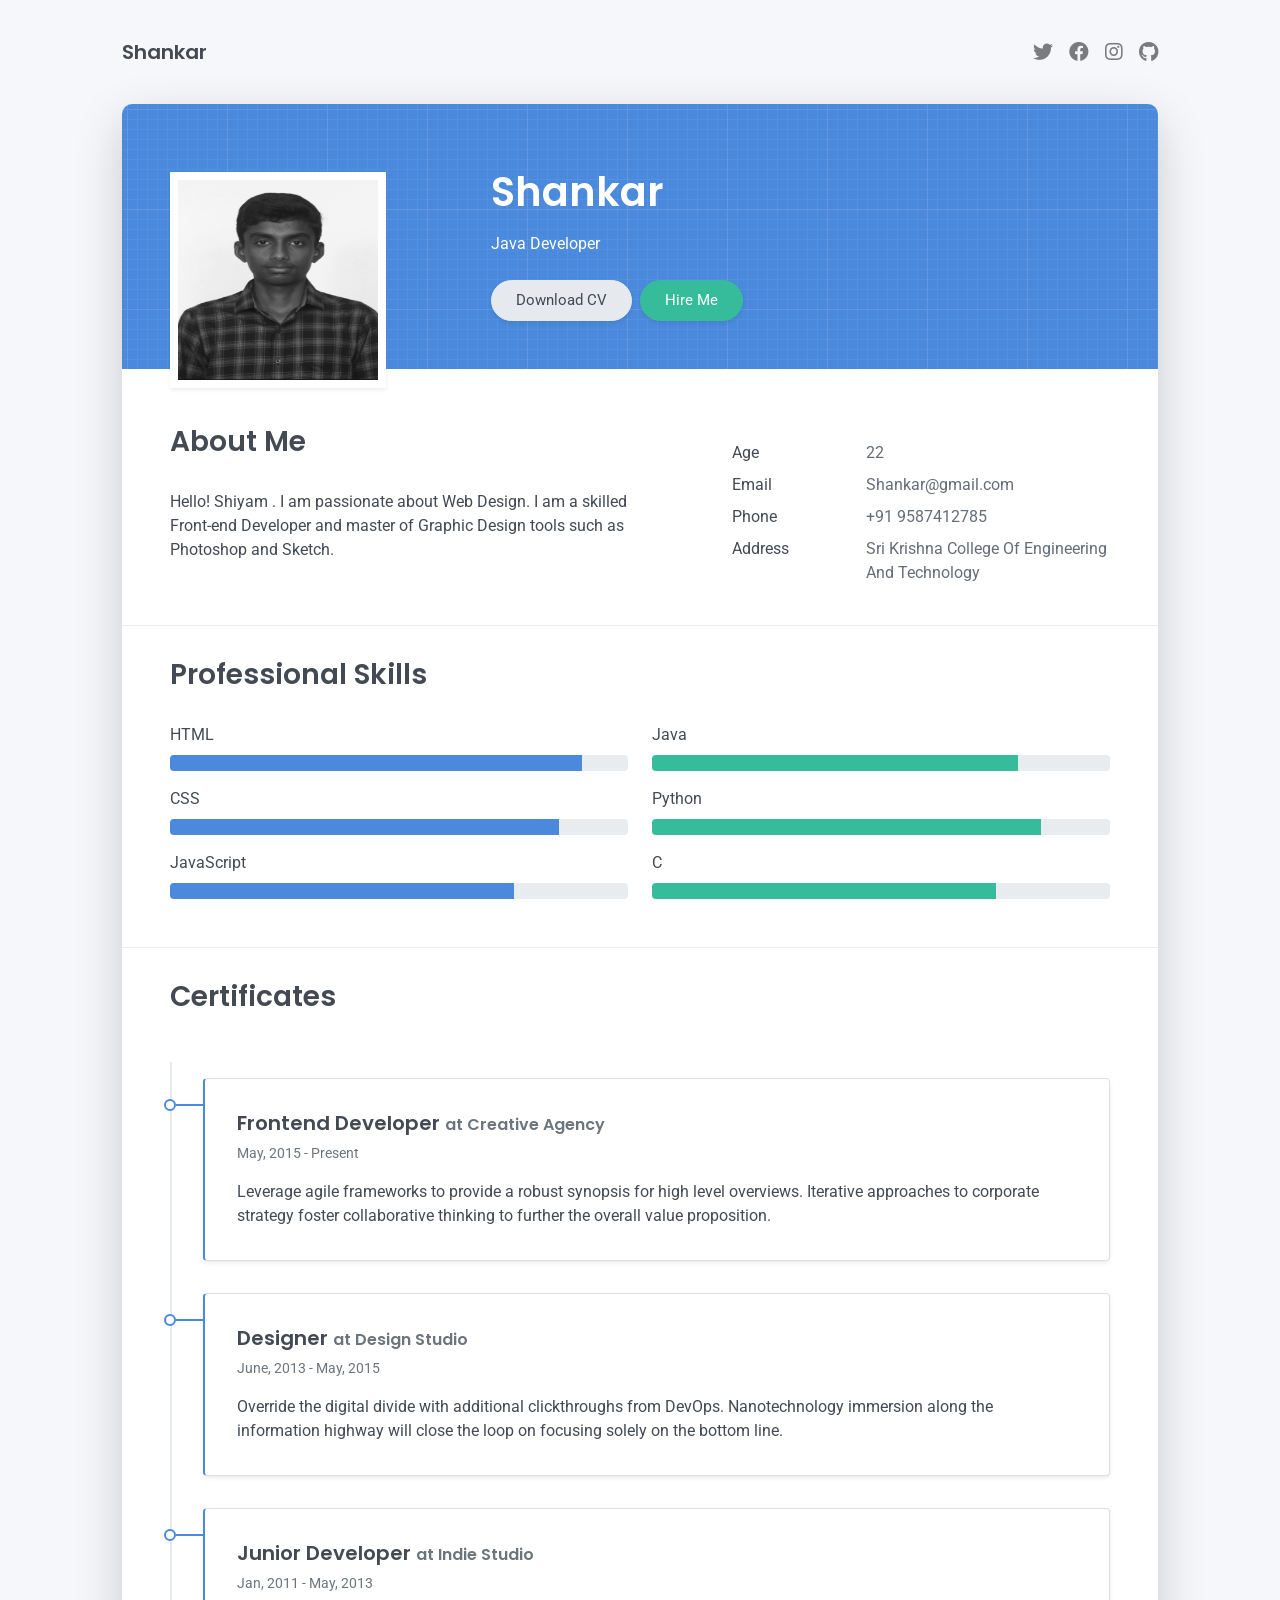
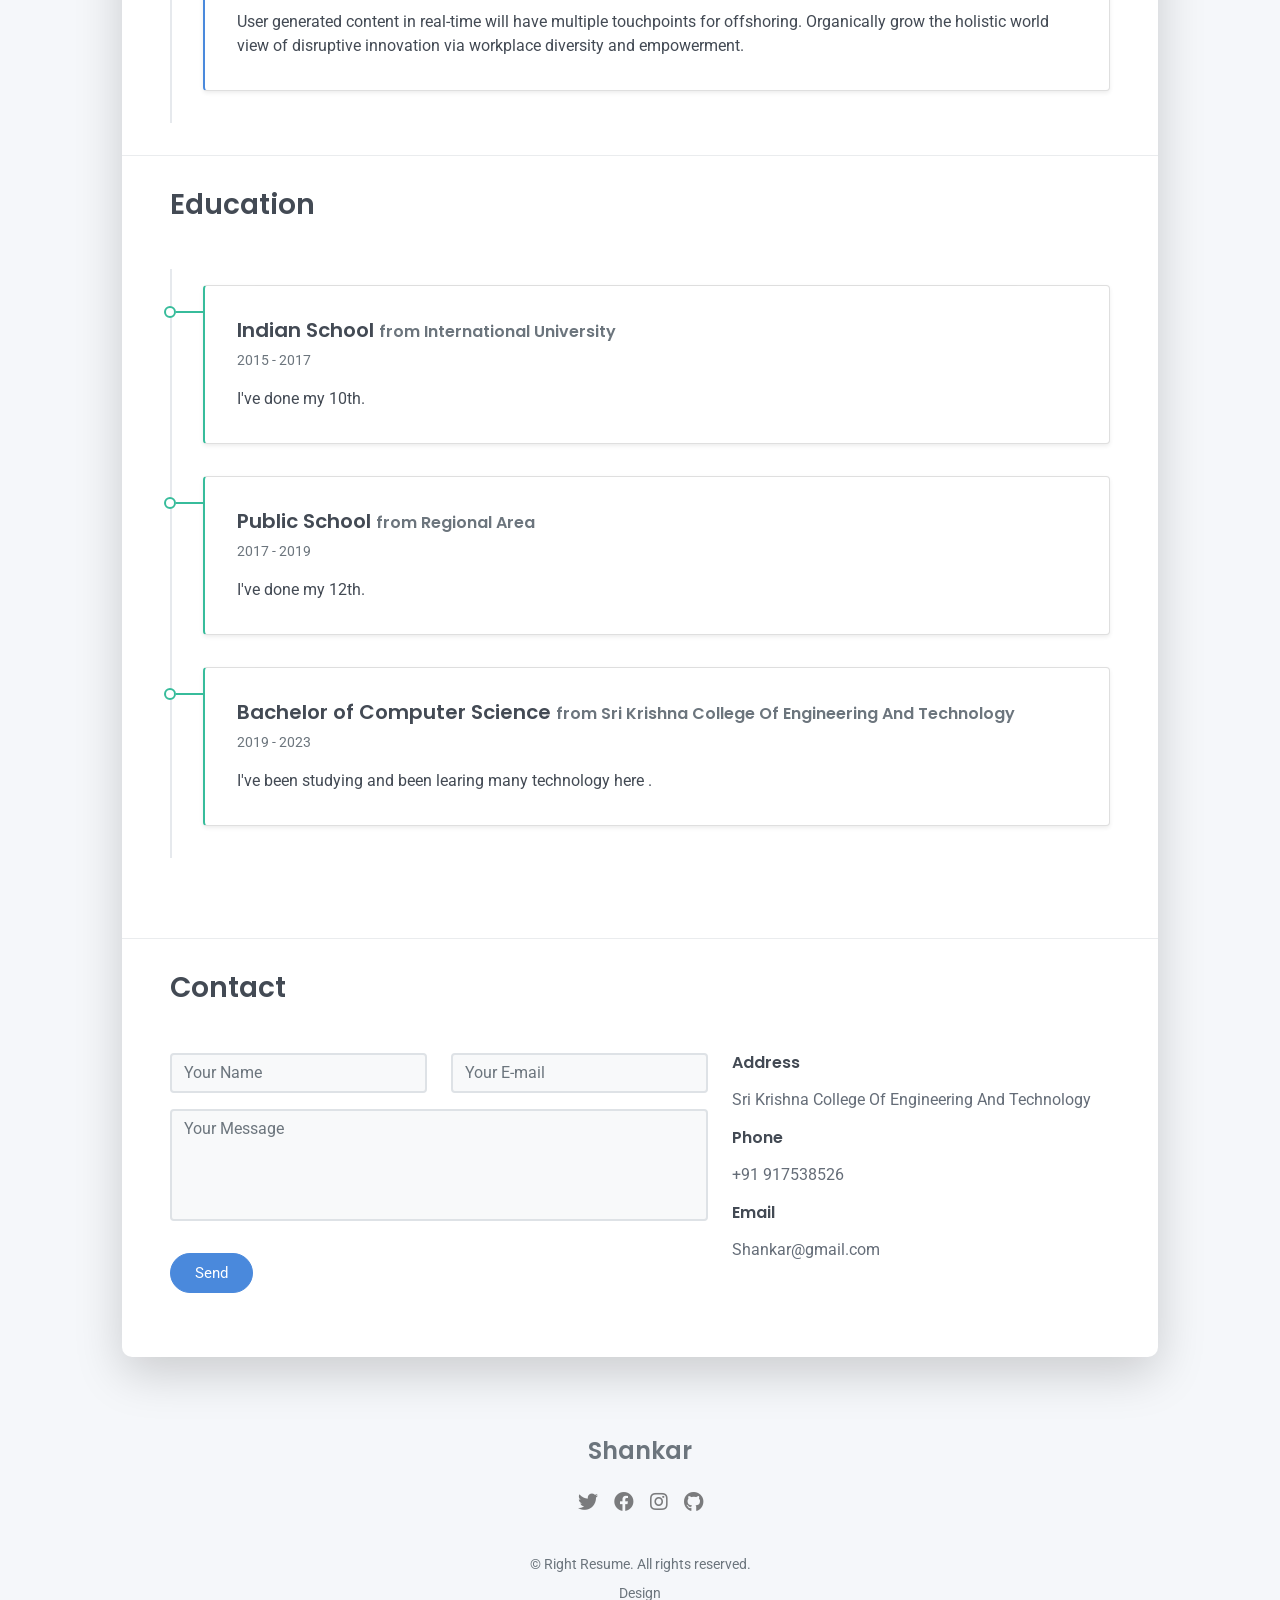
<file: Assignments/Shankar/Assignment-1/index.html>
<!DOCTYPE html>
<html lang="en-US">
  <head>
    <meta charset="UTF-8">
    <meta http-equiv="X-UA-Compatible" content="IE=edge">
    <meta name="viewport" content="width=device-width, initial-scale=1">
    <title>Resume</title>
    <link rel="preconnect" href="https://fonts.gstatic.com" crossorigin="crossorigin"/>
    <link rel="preload" as="style" href="https://fonts.googleapis.com/css2?family=Poppins:wght@600&amp;family=Roboto:wght@300;400;500;700&amp;display=swap"/>
    <link rel="stylesheet" href="https://fonts.googleapis.com/css2?family=Poppins:wght@600&amp;family=Roboto:wght@300;400;500;700&amp;display=swap" media="print" onload="this.media='all'"/>
    <noscript>
      <link rel="stylesheet" href="https://fonts.googleapis.com/css2?family=Poppins:wght@600&amp;family=Roboto:wght@300;400;500;700&amp;display=swap"/>
    </noscript>
    <link href="css/font-awesome/css/all.min.css?ver=1.2.0" rel="stylesheet">
    <link href="css/bootstrap.min.css?ver=1.2.0" rel="stylesheet">
    <link href="css/aos.css?ver=1.2.0" rel="stylesheet">
    <link href="css/main.css?ver=1.2.0" rel="stylesheet">
    <noscript>
      <style type="text/css">
        [data-aos] {
            opacity: 1 !important;
            transform: translate(0) scale(1) !important;
        }
      </style>
    </noscript>
  </head>
  <body id="top">
    <header class="d-print-none">
      <div class="container text-center text-lg-left">
        <div class="py-3 clearfix">
          <h1 class="site-title mb-0">Shankar</h1>
          <div class="site-nav">
            <nav role="navigation">
              <ul class="nav justify-content-center">
                <li class="nav-item"><a class="nav-link" href="https://twitter.com/Shankar" title="Twitter"><i class="fab fa-twitter"></i><span class="menu-title sr-only">Twitter</span></a>
                </li>
                <li class="nav-item"><a class="nav-link" href="https://www.facebook.com/Shankar" title="Facebook"><i class="fab fa-facebook"></i><span class="menu-title sr-only">Facebook</span></a>
                </li>
                <li class="nav-item"><a class="nav-link" href="https://www.instagram.com/Shankar" title="Instagram"><i class="fab fa-instagram"></i><span class="menu-title sr-only">Instagram</span></a>
                </li>
                <li class="nav-item"><a class="nav-link" href="https://github.com/Shankar" title="Github"><i class="fab fa-github"></i><span class="menu-title sr-only">Github</span></a>
                </li>
              </ul>
            </nav>
          </div>
        </div>
      </div>
    </header>
    <div class="page-content">
      <div class="container">
<div class="cover shadow-lg bg-white">
  <div class="cover-bg p-3 p-lg-4 text-white">
    <div class="row">
      <div class="col-lg-4 col-md-5">
        <div class="avatar hover-effect bg-white shadow-sm p-1"><img src="images/avatar.png" width="200" height="200"/></div>
      </div>
      <div class="col-lg-8 col-md-7 text-center text-md-start">
        <h2 class="h1 mt-2" data-aos="fade-left" data-aos-delay="0">Shankar</h2>
        <p data-aos="fade-left" data-aos-delay="100"> Java Developer</p>
        <div class="d-print-none" data-aos="fade-left" data-aos-delay="200"><a class="btn btn-light text-dark shadow-sm mt-1 me-1" href="right-resume.pdf" target="_blank">Download CV</a><a class="btn btn-success shadow-sm mt-1" href="#contact">Hire Me</a></div>
      </div>
    </div>
  </div>
  <div class="about-section pt-4 px-3 px-lg-4 mt-1">
    <div class="row">
      <div class="col-md-6">
        <h2 class="h3 mb-3">About Me</h2>
        <p>Hello! Shiyam . I am passionate about Web Design. I am a skilled Front-end Developer and master of Graphic Design tools such as Photoshop and Sketch.</p>
      </div>
      <div class="col-md-5 offset-md-1">
        <div class="row mt-2">
          <div class="col-sm-4">
            <div class="pb-1">Age</div>
          </div>
          <div class="col-sm-8">
            <div class="pb-1 text-secondary">22</div>
          </div>
          <div class="col-sm-4">
            <div class="pb-1">Email</div>
          </div>
          <div class="col-sm-8">
            <div class="pb-1 text-secondary">Shankar@gmail.com</div>
          </div>
          <div class="col-sm-4">
            <div class="pb-1">Phone</div>
          </div>
          <div class="col-sm-8">
            <div class="pb-1 text-secondary">+91 9587412785</div>
          </div>
          <div class="col-sm-4">
            <div class="pb-1">Address</div>
          </div>
          <div class="col-sm-8">
            <div class="pb-1 text-secondary">Sri Krishna College Of Engineering And Technology</div>
          </div>
        </div>
      </div>
    </div>
  </div>
  <hr class="d-print-none"/>
  <div class="skills-section px-3 px-lg-4">
    <h2 class="h3 mb-3">Professional Skills</h2>
    <div class="row">
      <div class="col-md-6">
        <div class="mb-2"><span>HTML</span>
          <div class="progress my-1">
            <div class="progress-bar bg-primary" role="progressbar" data-aos="zoom-in-right" data-aos-delay="100" data-aos-anchor=".skills-section" style="width: 90%" aria-valuenow="90" aria-valuemin="0" aria-valuemax="100"></div>
          </div>
        </div>
        <div class="mb-2"><span>CSS</span>
          <div class="progress my-1">
            <div class="progress-bar bg-primary" role="progressbar" data-aos="zoom-in-right" data-aos-delay="200" data-aos-anchor=".skills-section" style="width: 85%" aria-valuenow="85" aria-valuemin="0" aria-valuemax="100"></div>
          </div>
        </div>
        <div class="mb-2"><span>JavaScript</span>
          <div class="progress my-1">
            <div class="progress-bar bg-primary" role="progressbar" data-aos="zoom-in-right" data-aos-delay="300" data-aos-anchor=".skills-section" style="width: 75%" aria-valuenow="75" aria-valuemin="0" aria-valuemax="100"></div>
          </div>
        </div>
      </div>
      <div class="col-md-6">
        <div class="mb-2"><span>Java</span>
          <div class="progress my-1">
            <div class="progress-bar bg-success" role="progressbar" data-aos="zoom-in-right" data-aos-delay="400" data-aos-anchor=".skills-section" style="width: 80%" aria-valuenow="90" aria-valuemin="0" aria-valuemax="100"></div>
          </div>
        </div>
        <div class="mb-2"><span>Python</span>
          <div class="progress my-1">
            <div class="progress-bar bg-success" role="progressbar" data-aos="zoom-in-right" data-aos-delay="500" data-aos-anchor=".skills-section" style="width: 85%" aria-valuenow="85" aria-valuemin="0" aria-valuemax="100"></div>
          </div>
        </div>
        <div class="mb-2"><span>C</span>
          <div class="progress my-1">
            <div class="progress-bar bg-success" role="progressbar" data-aos="zoom-in-right" data-aos-delay="600" data-aos-anchor=".skills-section" style="width: 75%" aria-valuenow="75" aria-valuemin="0" aria-valuemax="100"></div>
          </div>
        </div>
      </div>
    </div>
  </div>
  <hr class="d-print-none"/>
  <div class="work-experience-section px-3 px-lg-4">
    <h2 class="h3 mb-4">Certificates</h2>
    <div class="timeline">
      <div class="timeline-card timeline-card-primary card shadow-sm">
        <div class="card-body">
          <div class="h5 mb-1">Frontend Developer <span class="text-muted h6">at Creative Agency</span></div>
          <div class="text-muted text-small mb-2">May, 2015 - Present</div>
          <div>Leverage agile frameworks to provide a robust synopsis for high level overviews. Iterative approaches to corporate strategy foster collaborative thinking to further the overall value proposition.</div>
        </div>
      </div>
      <div class="timeline-card timeline-card-primary card shadow-sm">
        <div class="card-body">
          <div class="h5 mb-1"> Designer <span class="text-muted h6">at Design Studio</span></div>
          <div class="text-muted text-small mb-2">June, 2013 - May, 2015</div>
          <div>Override the digital divide with additional clickthroughs from DevOps. Nanotechnology immersion along the information highway will close the loop on focusing solely on the bottom line.</div>
        </div>
      </div>
      <div class="timeline-card timeline-card-primary card shadow-sm">
        <div class="card-body">
          <div class="h5 mb-1">Junior Developer <span class="text-muted h6">at Indie Studio</span></div>
          <div class="text-muted text-small mb-2">Jan, 2011 - May, 2013</div>
          <div>User generated content in real-time will have multiple touchpoints for offshoring. Organically grow the holistic world view of disruptive innovation via workplace diversity and empowerment.</div>
        </div>
      </div>
    </div>
  </div>
  <hr class="d-print-none"/>
  <div class="page-break"></div>
  <div class="education-section px-3 px-lg-4 pb-4">
    <h2 class="h3 mb-4">Education</h2>
    <div class="timeline">
      <div class="timeline-card timeline-card-success card shadow-sm">
        <div class="card-body">
          <div class="h5 mb-1"> Indian School <span class="text-muted h6">from International University</span></div>
          <div class="text-muted text-small mb-2">2015 - 2017</div>
          <div>I've done my 10th.</div>
        </div>
      </div>
      <div class="timeline-card timeline-card-success card shadow-sm">
        <div class="card-body">
          <div class="h5 mb-1"> Public School <span class="text-muted h6">from Regional Area</span></div>
          <div class="text-muted text-small mb-2">2017 - 2019</div>
          <div>I've done my 12th.</div>
        </div>
      </div>
      <div class="timeline-card timeline-card-success card shadow-sm">
        <div class="card-body">
          <div class="h5 mb-1">Bachelor of Computer Science <span class="text-muted h6">from Sri Krishna College Of Engineering And Technology</span></div>
          <div class="text-muted text-small mb-2">2019 - 2023</div>
          <div>I've been studying and been learing many technology here .</div>
        </div>
      </div>
    </div>
  </div>
  <hr class="d-print-none"/>
  <div class="contant-section px-3 px-lg-4 pb-4" id="contact">
    <h2 class="h3 text mb-3">Contact</h2>
    <div class="row">
      <div class="col-md-7 d-print-none">
        <div class="my-2"><form action="https://formspree.io/your@email.com"
    method="POST">
  <div class="row">
    <div class="col-6">
      <input class="form-control" type="text" id="name" name="name" placeholder="Your Name" required>
    </div>
    <div class="col-6">
      <input class="form-control" type="email" id="email" name="_replyto" placeholder="Your E-mail" required>
    </div>
  </div>
  <div class="form-group my-2">
    <textarea class="form-control" style="resize: none;" id="message" name="message" rows="4"  placeholder="Your Message" required></textarea>
  </div>
  <button class="btn btn-primary mt-2" type="submit">Send</button>
</form>
        </div>
      </div>
      <div class="col">
        <div class="mt-2">
          <h3 class="h6">Address</h3>
          <div class="pb-2 text-secondary">Sri Krishna College Of Engineering And Technology</div>
          <h3 class="h6">Phone</h3>
          <div class="pb-2 text-secondary">+91 917538526</div>
          <h3 class="h6">Email</h3>
          <div class="pb-2 text-secondary">Shankar@gmail.com</div>
        </div>
      </div>
      <div class="col d-none d-print-block">
        <div class="mt-2">
          <div>
            <div class="mb-2">
              <div class="text-dark"><i class="fab fa-twitter mr-1"></i><span>https://twitter.com/Shankar</span>
              </div>
            </div>
            <div class="mb-2">
              <div class="text-dark"><i class="fab fa-facebook mr-1"></i><span>https://www.facebook.com/Shankar</span>
              </div>
            </div>
            <div class="mb-2">
              <div class="text-dark"><i class="fab fa-instagram mr-1"></i><span>https://www.instagram.com/Shankar</span>
              </div>
            </div>
            <div class="mb-2">
              <div class="text-dark"><i class="fab fa-github mr-1"></i><span>https://github.com/Shankar</span>
              </div>
            </div>
          </div>
        </div>
      </div>
    </div>
  </div>
</div></div>
    </div>
    <footer class="pt-4 pb-4 text-muted text-center d-print-none">
      <div class="container">
        <div class="my-3">
          <div class="h4">Shankar</div>
          <div class="footer-nav">
            <nav role="navigation">
              <ul class="nav justify-content-center">
                <li class="nav-item"><a class="nav-link" href="https://twitter.com/templateflip" title="Twitter"><i class="fab fa-twitter"></i><span class="menu-title sr-only">Twitter</span></a>
                </li>
                <li class="nav-item"><a class="nav-link" href="https://www.facebook.com/templateflip" title="Facebook"><i class="fab fa-facebook"></i><span class="menu-title sr-only">Facebook</span></a>
                </li>
                <li class="nav-item"><a class="nav-link" href="https://www.instagram.com/templateflip" title="Instagram"><i class="fab fa-instagram"></i><span class="menu-title sr-only">Instagram</span></a>
                </li>
                <li class="nav-item"><a class="nav-link" href="https://github.com/templateflip" title="Github"><i class="fab fa-github"></i><span class="menu-title sr-only">Github</span></a>
                </li>
              </ul>
            </nav>
          </div>
        </div>
        <div class="text-small">
          <div class="mb-1">&copy; Right Resume. All rights reserved.</div>
          <div>Design  <a href="https://templateflip.com/" target="_blank"></a></div>
        </div>
      </div>
    </footer>
    <script src="scripts/bootstrap.bundle.min.js?ver=1.2.0"></script>
    <script src="scripts/aos.js?ver=1.2.0"></script>
    <script src="scripts/main.js?ver=1.2.0"></script>
  </body>
</html>
</file>
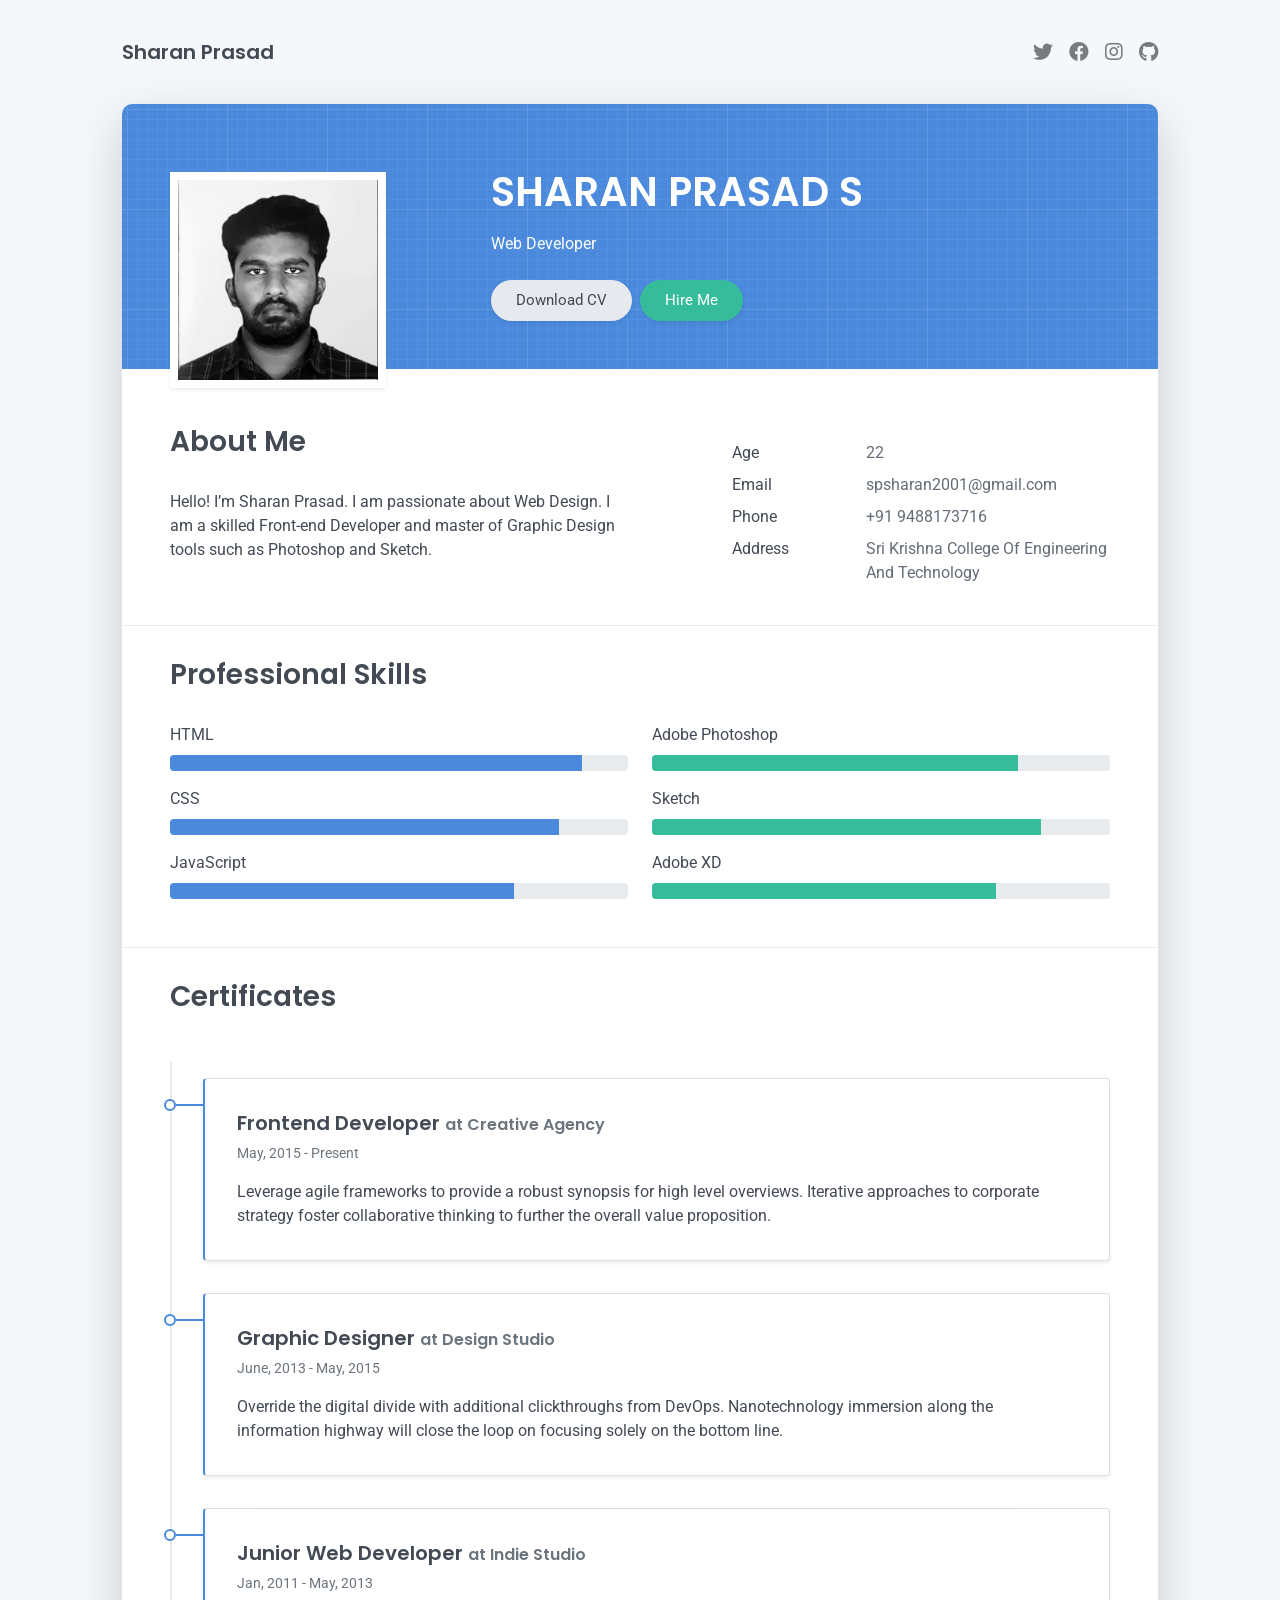
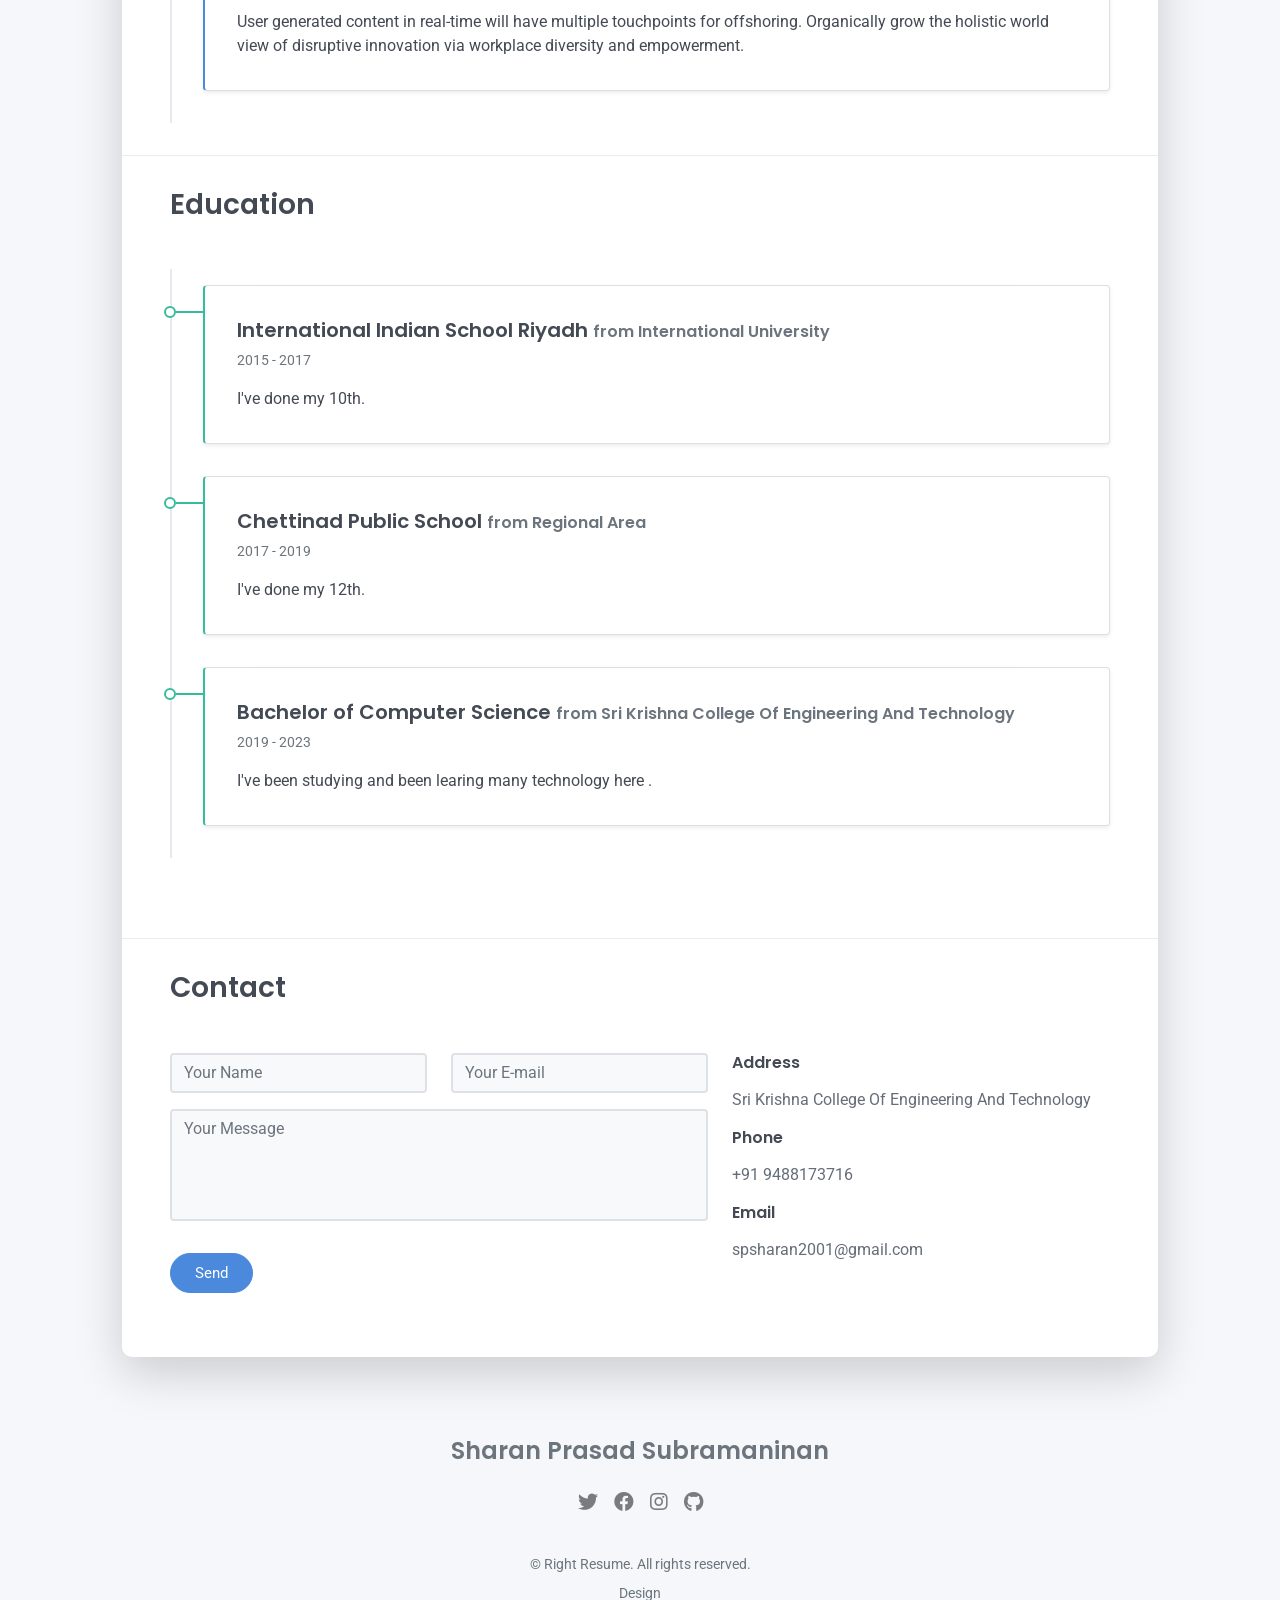
<file: Assignments/Sharan Prasad/Assignment-1/index.html>
<!DOCTYPE html>
<html lang="en-US">
  <head>
    <meta charset="UTF-8">
    <meta http-equiv="X-UA-Compatible" content="IE=edge">
    <meta name="viewport" content="width=device-width, initial-scale=1">
    <title>Resume</title>
    <link rel="preconnect" href="https://fonts.gstatic.com" crossorigin="crossorigin"/>
    <link rel="preload" as="style" href="https://fonts.googleapis.com/css2?family=Poppins:wght@600&amp;family=Roboto:wght@300;400;500;700&amp;display=swap"/>
    <link rel="stylesheet" href="https://fonts.googleapis.com/css2?family=Poppins:wght@600&amp;family=Roboto:wght@300;400;500;700&amp;display=swap" media="print" onload="this.media='all'"/>
    <noscript>
      <link rel="stylesheet" href="https://fonts.googleapis.com/css2?family=Poppins:wght@600&amp;family=Roboto:wght@300;400;500;700&amp;display=swap"/>
    </noscript>
    <link href="css/font-awesome/css/all.min.css?ver=1.2.0" rel="stylesheet">
    <link href="css/bootstrap.min.css?ver=1.2.0" rel="stylesheet">
    <link href="css/aos.css?ver=1.2.0" rel="stylesheet">
    <link href="css/main.css?ver=1.2.0" rel="stylesheet">
    <noscript>
      <style type="text/css">
        [data-aos] {
            opacity: 1 !important;
            transform: translate(0) scale(1) !important;
        }
      </style>
    </noscript>
  </head>
  <body id="top">
    <header class="d-print-none">
      <div class="container text-center text-lg-left">
        <div class="py-3 clearfix">
          <h1 class="site-title mb-0">Sharan Prasad</h1>
          <div class="site-nav">
            <nav role="navigation">
              <ul class="nav justify-content-center">
                <li class="nav-item"><a class="nav-link" href="https://twitter.com/sharanp21352058" title="Twitter"><i class="fab fa-twitter"></i><span class="menu-title sr-only">Twitter</span></a>
                </li>
                <li class="nav-item"><a class="nav-link" href="https://www.facebook.com/sharanprasad" title="Facebook"><i class="fab fa-facebook"></i><span class="menu-title sr-only">Facebook</span></a>
                </li>
                <li class="nav-item"><a class="nav-link" href="https://www.instagram.com/beardbeast8899" title="Instagram"><i class="fab fa-instagram"></i><span class="menu-title sr-only">Instagram</span></a>
                </li>
                <li class="nav-item"><a class="nav-link" href="https://github.com/2262566" title="Github"><i class="fab fa-github"></i><span class="menu-title sr-only">Github</span></a>
                </li>
              </ul>
            </nav>
          </div>
        </div>
      </div>
    </header>
    <div class="page-content">
      <div class="container">
<div class="cover shadow-lg bg-white">
  <div class="cover-bg p-3 p-lg-4 text-white">
    <div class="row">
      <div class="col-lg-4 col-md-5">
        <div class="avatar hover-effect bg-white shadow-sm p-1"><img src="images/avatar.jpeg" width="200" height="200"/></div>
      </div>
      <div class="col-lg-8 col-md-7 text-center text-md-start">
        <h2 class="h1 mt-2" data-aos="fade-left" data-aos-delay="0">SHARAN PRASAD S</h2>
        <p data-aos="fade-left" data-aos-delay="100"> Web Developer</p>
        <div class="d-print-none" data-aos="fade-left" data-aos-delay="200"><a class="btn btn-light text-dark shadow-sm mt-1 me-1" href="right-resume.pdf" target="_blank">Download CV</a><a class="btn btn-success shadow-sm mt-1" href="#contact">Hire Me</a></div>
      </div>
    </div>
  </div>
  <div class="about-section pt-4 px-3 px-lg-4 mt-1">
    <div class="row">
      <div class="col-md-6">
        <h2 class="h3 mb-3">About Me</h2>
        <p>Hello! I’m Sharan Prasad. I am passionate about Web Design. I am a skilled Front-end Developer and master of Graphic Design tools such as Photoshop and Sketch.</p>
      </div>
      <div class="col-md-5 offset-md-1">
        <div class="row mt-2">
          <div class="col-sm-4">
            <div class="pb-1">Age</div>
          </div>
          <div class="col-sm-8">
            <div class="pb-1 text-secondary">22</div>
          </div>
          <div class="col-sm-4">
            <div class="pb-1">Email</div>
          </div>
          <div class="col-sm-8">
            <div class="pb-1 text-secondary">spsharan2001@gmail.com</div>
          </div>
          <div class="col-sm-4">
            <div class="pb-1">Phone</div>
          </div>
          <div class="col-sm-8">
            <div class="pb-1 text-secondary">+91 9488173716</div>
          </div>
          <div class="col-sm-4">
            <div class="pb-1">Address</div>
          </div>
          <div class="col-sm-8">
            <div class="pb-1 text-secondary">Sri Krishna College Of Engineering And Technology</div>
          </div>
        </div>
      </div>
    </div>
  </div>
  <hr class="d-print-none"/>
  <div class="skills-section px-3 px-lg-4">
    <h2 class="h3 mb-3">Professional Skills</h2>
    <div class="row">
      <div class="col-md-6">
        <div class="mb-2"><span>HTML</span>
          <div class="progress my-1">
            <div class="progress-bar bg-primary" role="progressbar" data-aos="zoom-in-right" data-aos-delay="100" data-aos-anchor=".skills-section" style="width: 90%" aria-valuenow="90" aria-valuemin="0" aria-valuemax="100"></div>
          </div>
        </div>
        <div class="mb-2"><span>CSS</span>
          <div class="progress my-1">
            <div class="progress-bar bg-primary" role="progressbar" data-aos="zoom-in-right" data-aos-delay="200" data-aos-anchor=".skills-section" style="width: 85%" aria-valuenow="85" aria-valuemin="0" aria-valuemax="100"></div>
          </div>
        </div>
        <div class="mb-2"><span>JavaScript</span>
          <div class="progress my-1">
            <div class="progress-bar bg-primary" role="progressbar" data-aos="zoom-in-right" data-aos-delay="300" data-aos-anchor=".skills-section" style="width: 75%" aria-valuenow="75" aria-valuemin="0" aria-valuemax="100"></div>
          </div>
        </div>
      </div>
      <div class="col-md-6">
        <div class="mb-2"><span>Adobe Photoshop</span>
          <div class="progress my-1">
            <div class="progress-bar bg-success" role="progressbar" data-aos="zoom-in-right" data-aos-delay="400" data-aos-anchor=".skills-section" style="width: 80%" aria-valuenow="90" aria-valuemin="0" aria-valuemax="100"></div>
          </div>
        </div>
        <div class="mb-2"><span>Sketch</span>
          <div class="progress my-1">
            <div class="progress-bar bg-success" role="progressbar" data-aos="zoom-in-right" data-aos-delay="500" data-aos-anchor=".skills-section" style="width: 85%" aria-valuenow="85" aria-valuemin="0" aria-valuemax="100"></div>
          </div>
        </div>
        <div class="mb-2"><span>Adobe XD</span>
          <div class="progress my-1">
            <div class="progress-bar bg-success" role="progressbar" data-aos="zoom-in-right" data-aos-delay="600" data-aos-anchor=".skills-section" style="width: 75%" aria-valuenow="75" aria-valuemin="0" aria-valuemax="100"></div>
          </div>
        </div>
      </div>
    </div>
  </div>
  <hr class="d-print-none"/>
  <div class="work-experience-section px-3 px-lg-4">
    <h2 class="h3 mb-4">Certificates</h2>
    <div class="timeline">
      <div class="timeline-card timeline-card-primary card shadow-sm">
        <div class="card-body">
          <div class="h5 mb-1">Frontend Developer <span class="text-muted h6">at Creative Agency</span></div>
          <div class="text-muted text-small mb-2">May, 2015 - Present</div>
          <div>Leverage agile frameworks to provide a robust synopsis for high level overviews. Iterative approaches to corporate strategy foster collaborative thinking to further the overall value proposition.</div>
        </div>
      </div>
      <div class="timeline-card timeline-card-primary card shadow-sm">
        <div class="card-body">
          <div class="h5 mb-1">Graphic Designer <span class="text-muted h6">at Design Studio</span></div>
          <div class="text-muted text-small mb-2">June, 2013 - May, 2015</div>
          <div>Override the digital divide with additional clickthroughs from DevOps. Nanotechnology immersion along the information highway will close the loop on focusing solely on the bottom line.</div>
        </div>
      </div>
      <div class="timeline-card timeline-card-primary card shadow-sm">
        <div class="card-body">
          <div class="h5 mb-1">Junior Web Developer <span class="text-muted h6">at Indie Studio</span></div>
          <div class="text-muted text-small mb-2">Jan, 2011 - May, 2013</div>
          <div>User generated content in real-time will have multiple touchpoints for offshoring. Organically grow the holistic world view of disruptive innovation via workplace diversity and empowerment.</div>
        </div>
      </div>
    </div>
  </div>
  <hr class="d-print-none"/>
  <div class="page-break"></div>
  <div class="education-section px-3 px-lg-4 pb-4">
    <h2 class="h3 mb-4">Education</h2>
    <div class="timeline">
      <div class="timeline-card timeline-card-success card shadow-sm">
        <div class="card-body">
          <div class="h5 mb-1">International Indian School Riyadh <span class="text-muted h6">from International University</span></div>
          <div class="text-muted text-small mb-2">2015 - 2017</div>
          <div>I've done my 10th.</div>
        </div>
      </div>
      <div class="timeline-card timeline-card-success card shadow-sm">
        <div class="card-body">
          <div class="h5 mb-1">Chettinad Public School <span class="text-muted h6">from Regional Area</span></div>
          <div class="text-muted text-small mb-2">2017 - 2019</div>
          <div>I've done my 12th.</div>
        </div>
      </div>
      <div class="timeline-card timeline-card-success card shadow-sm">
        <div class="card-body">
          <div class="h5 mb-1">Bachelor of Computer Science <span class="text-muted h6">from Sri Krishna College Of Engineering And Technology</span></div>
          <div class="text-muted text-small mb-2">2019 - 2023</div>
          <div>I've been studying and been learing many technology here .</div>
        </div>
      </div>
    </div>
  </div>
  <hr class="d-print-none"/>
  <div class="contant-section px-3 px-lg-4 pb-4" id="contact">
    <h2 class="h3 text mb-3">Contact</h2>
    <div class="row">
      <div class="col-md-7 d-print-none">
        <div class="my-2"><form action="https://formspree.io/your@email.com"
    method="POST">
  <div class="row">
    <div class="col-6">
      <input class="form-control" type="text" id="name" name="name" placeholder="Your Name" required>
    </div>
    <div class="col-6">
      <input class="form-control" type="email" id="email" name="_replyto" placeholder="Your E-mail" required>
    </div>
  </div>
  <div class="form-group my-2">
    <textarea class="form-control" style="resize: none;" id="message" name="message" rows="4"  placeholder="Your Message" required></textarea>
  </div>
  <button class="btn btn-primary mt-2" type="submit">Send</button>
</form>
        </div>
      </div>
      <div class="col">
        <div class="mt-2">
          <h3 class="h6">Address</h3>
          <div class="pb-2 text-secondary">Sri Krishna College Of Engineering And Technology</div>
          <h3 class="h6">Phone</h3>
          <div class="pb-2 text-secondary">+91 9488173716</div>
          <h3 class="h6">Email</h3>
          <div class="pb-2 text-secondary">spsharan2001@gmail.com</div>
        </div>
      </div>
      <div class="col d-none d-print-block">
        <div class="mt-2">
          <div>
            <div class="mb-2">
              <div class="text-dark"><i class="fab fa-twitter mr-1"></i><span>https://twitter.com/sharanp21352058</span>
              </div>
            </div>
            <div class="mb-2">
              <div class="text-dark"><i class="fab fa-facebook mr-1"></i><span>https://www.facebook.com/sharanprasad</span>
              </div>
            </div>
            <div class="mb-2">
              <div class="text-dark"><i class="fab fa-instagram mr-1"></i><span>https://www.instagram.com/beardbeast8899</span>
              </div>
            </div>
            <div class="mb-2">
              <div class="text-dark"><i class="fab fa-github mr-1"></i><span>https://github.com/2262566</span>
              </div>
            </div>
          </div>
        </div>
      </div>
    </div>
  </div>
</div></div>
    </div>
    <footer class="pt-4 pb-4 text-muted text-center d-print-none">
      <div class="container">
        <div class="my-3">
          <div class="h4">Sharan Prasad Subramaninan</div>
          <div class="footer-nav">
            <nav role="navigation">
              <ul class="nav justify-content-center">
                <li class="nav-item"><a class="nav-link" href="https://twitter.com/templateflip" title="Twitter"><i class="fab fa-twitter"></i><span class="menu-title sr-only">Twitter</span></a>
                </li>
                <li class="nav-item"><a class="nav-link" href="https://www.facebook.com/templateflip" title="Facebook"><i class="fab fa-facebook"></i><span class="menu-title sr-only">Facebook</span></a>
                </li>
                <li class="nav-item"><a class="nav-link" href="https://www.instagram.com/templateflip" title="Instagram"><i class="fab fa-instagram"></i><span class="menu-title sr-only">Instagram</span></a>
                </li>
                <li class="nav-item"><a class="nav-link" href="https://github.com/templateflip" title="Github"><i class="fab fa-github"></i><span class="menu-title sr-only">Github</span></a>
                </li>
              </ul>
            </nav>
          </div>
        </div>
        <div class="text-small">
          <div class="mb-1">&copy; Right Resume. All rights reserved.</div>
          <div>Design  <a href="https://templateflip.com/" target="_blank"></a></div>
        </div>
      </div>
    </footer>
    <script src="scripts/bootstrap.bundle.min.js?ver=1.2.0"></script>
    <script src="scripts/aos.js?ver=1.2.0"></script>
    <script src="scripts/main.js?ver=1.2.0"></script>
  </body>
</html>
</file>
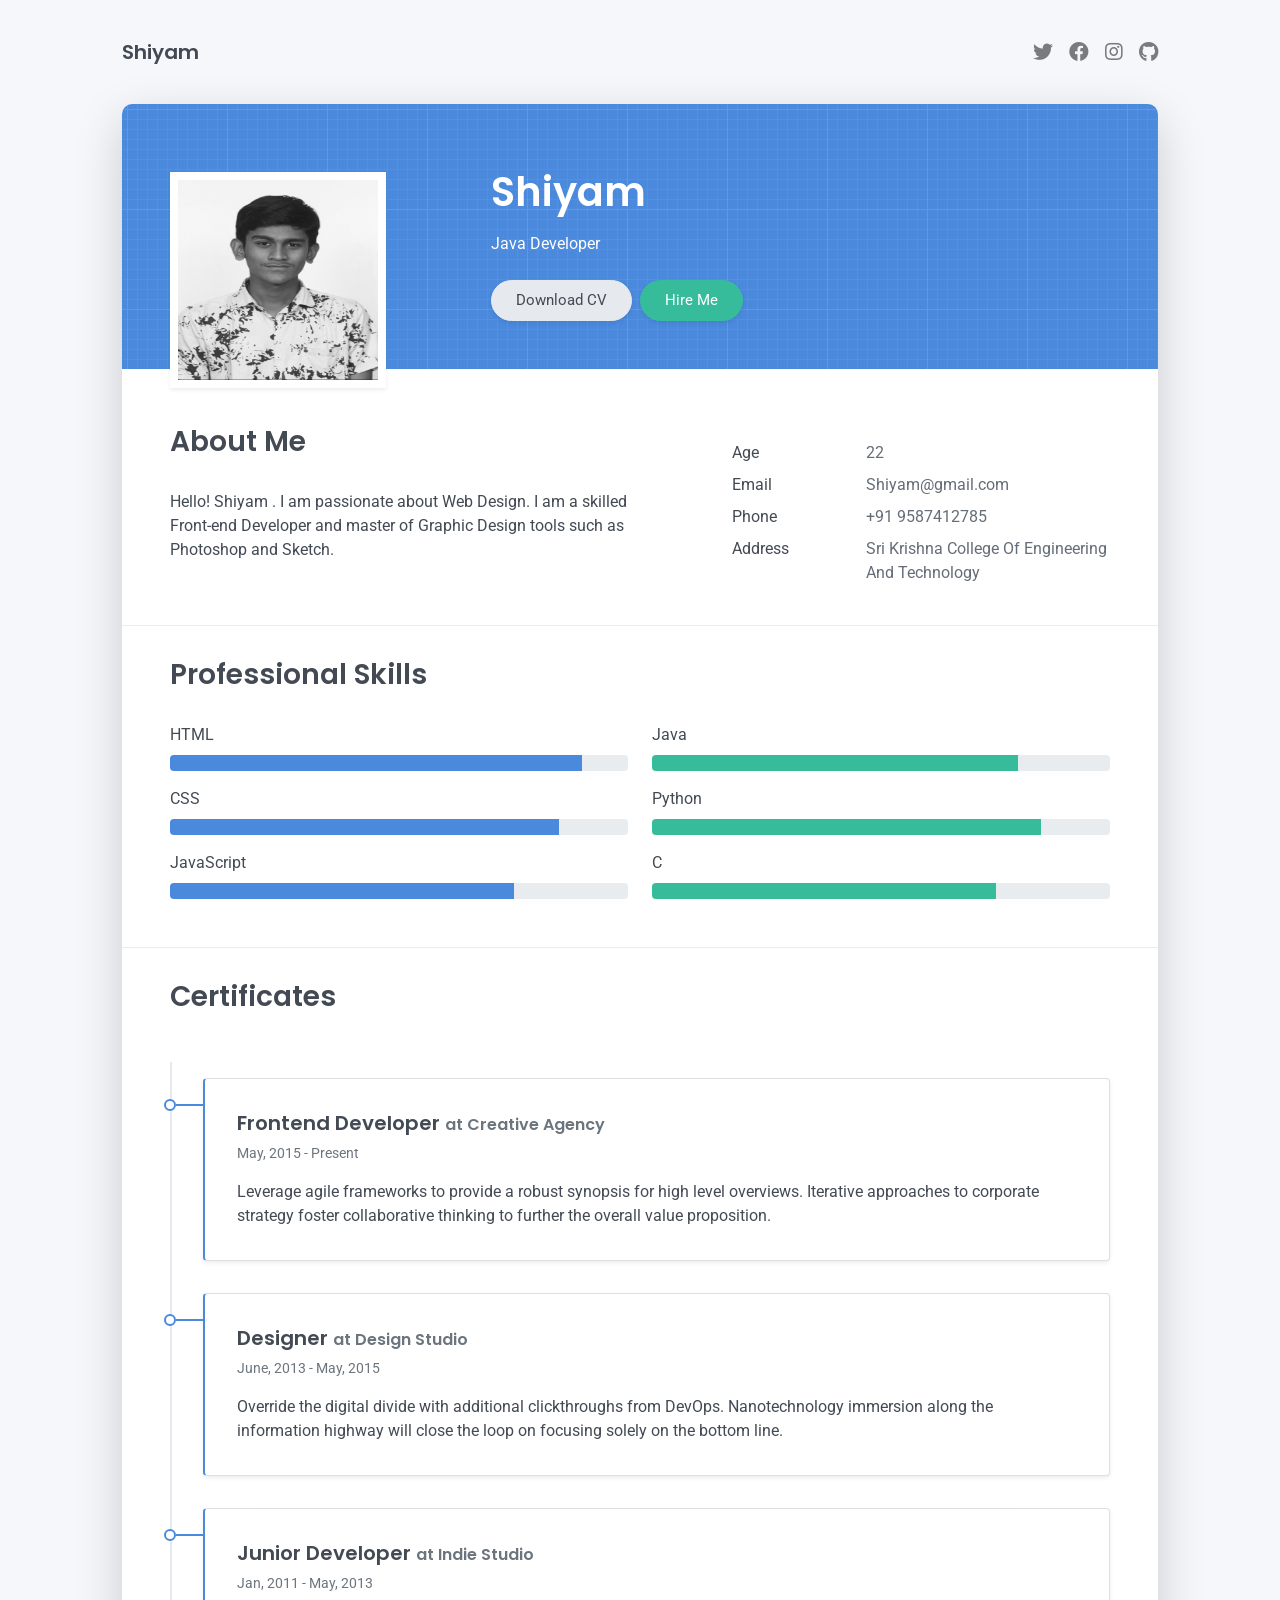
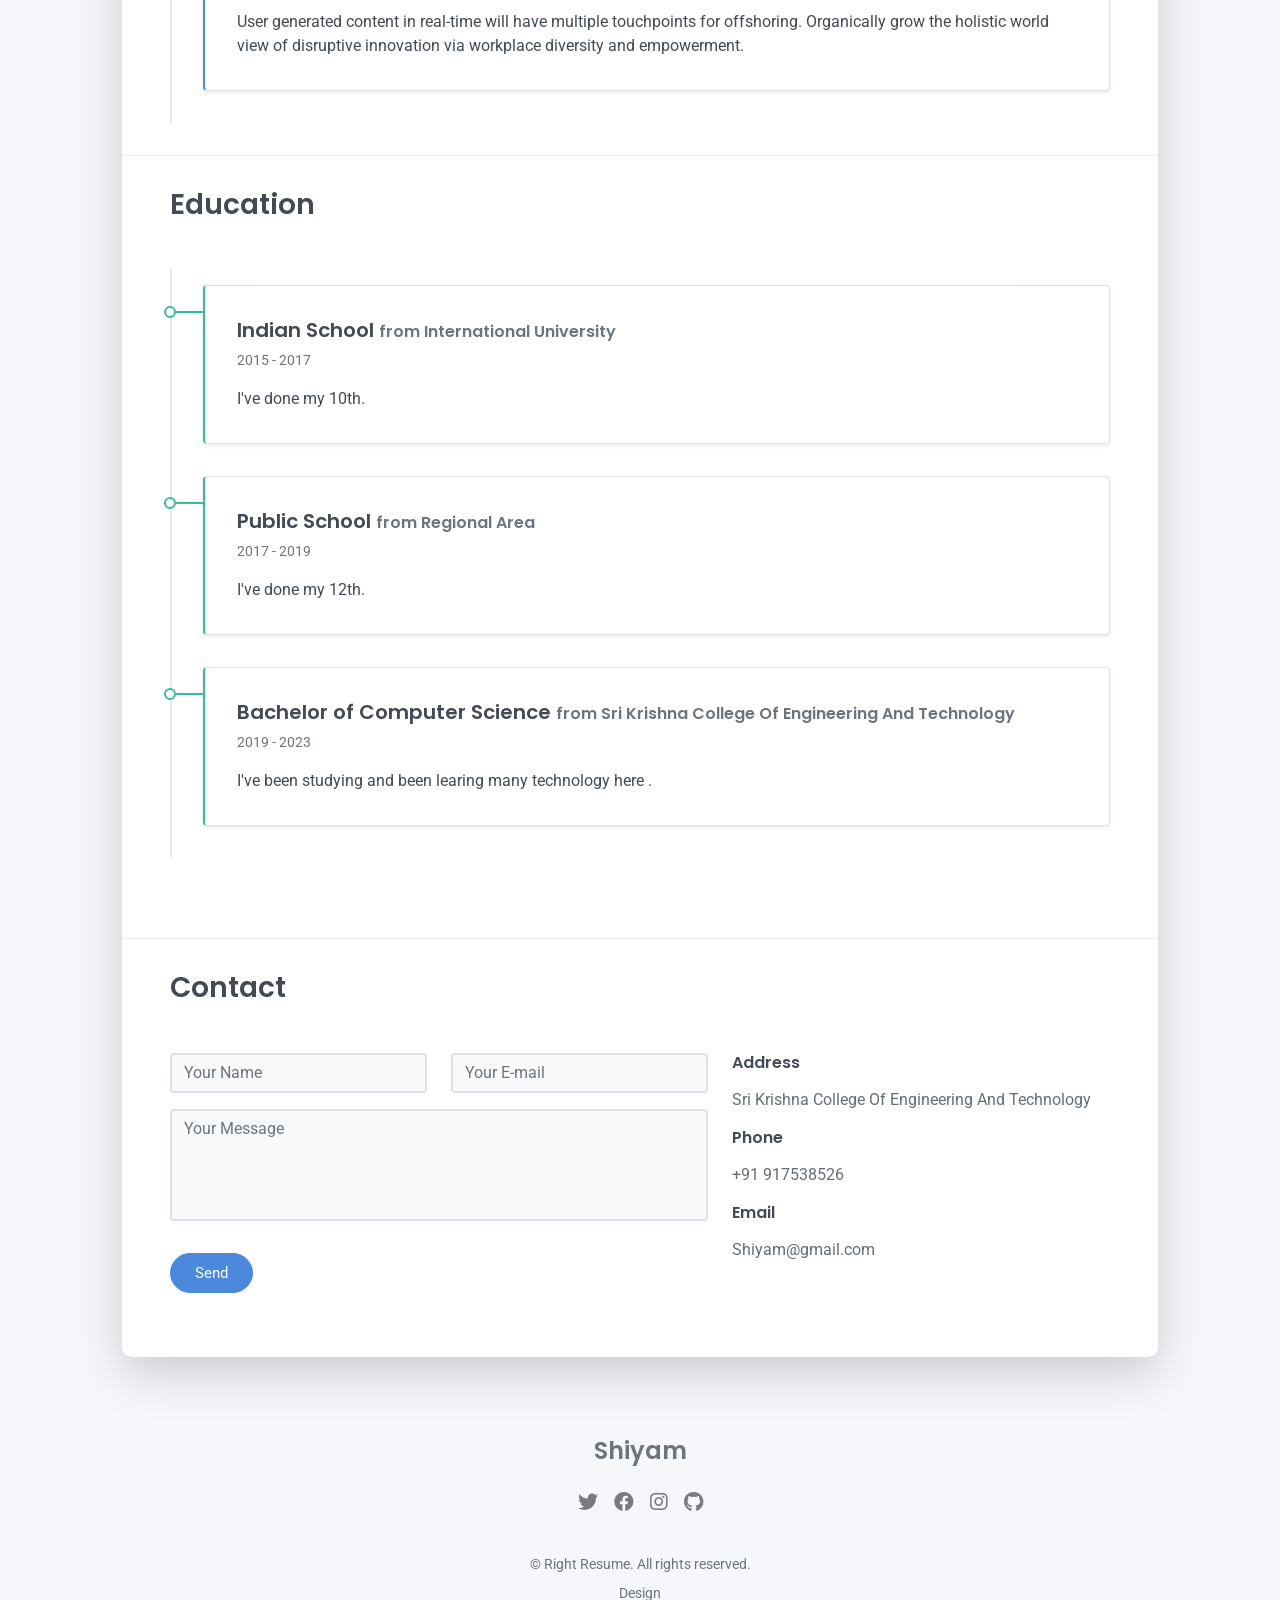
<file: Assignments/Shiyamabhisak/Assignment-1/index.html>
<!DOCTYPE html>
<html lang="en-US">
  <head>
    <meta charset="UTF-8">
    <meta http-equiv="X-UA-Compatible" content="IE=edge">
    <meta name="viewport" content="width=device-width, initial-scale=1">
    <title>Resume</title>
    <link rel="preconnect" href="https://fonts.gstatic.com" crossorigin="crossorigin"/>
    <link rel="preload" as="style" href="https://fonts.googleapis.com/css2?family=Poppins:wght@600&amp;family=Roboto:wght@300;400;500;700&amp;display=swap"/>
    <link rel="stylesheet" href="https://fonts.googleapis.com/css2?family=Poppins:wght@600&amp;family=Roboto:wght@300;400;500;700&amp;display=swap" media="print" onload="this.media='all'"/>
    <noscript>
      <link rel="stylesheet" href="https://fonts.googleapis.com/css2?family=Poppins:wght@600&amp;family=Roboto:wght@300;400;500;700&amp;display=swap"/>
    </noscript>
    <link href="css/font-awesome/css/all.min.css?ver=1.2.0" rel="stylesheet">
    <link href="css/bootstrap.min.css?ver=1.2.0" rel="stylesheet">
    <link href="css/aos.css?ver=1.2.0" rel="stylesheet">
    <link href="css/main.css?ver=1.2.0" rel="stylesheet">
    <noscript>
      <style type="text/css">
        [data-aos] {
            opacity: 1 !important;
            transform: translate(0) scale(1) !important;
        }
      </style>
    </noscript>
  </head>
  <body id="top">
    <header class="d-print-none">
      <div class="container text-center text-lg-left">
        <div class="py-3 clearfix">
          <h1 class="site-title mb-0">Shiyam</h1>
          <div class="site-nav">
            <nav role="navigation">
              <ul class="nav justify-content-center">
                <li class="nav-item"><a class="nav-link" href="https://twitter.com/Shiyam" title="Twitter"><i class="fab fa-twitter"></i><span class="menu-title sr-only">Twitter</span></a>
                </li>
                <li class="nav-item"><a class="nav-link" href="https://www.facebook.com/Shiyam" title="Facebook"><i class="fab fa-facebook"></i><span class="menu-title sr-only">Facebook</span></a>
                </li>
                <li class="nav-item"><a class="nav-link" href="https://www.instagram.com/Shiyam" title="Instagram"><i class="fab fa-instagram"></i><span class="menu-title sr-only">Instagram</span></a>
                </li>
                <li class="nav-item"><a class="nav-link" href="https://github.com/Shiyam" title="Github"><i class="fab fa-github"></i><span class="menu-title sr-only">Github</span></a>
                </li>
              </ul>
            </nav>
          </div>
        </div>
      </div>
    </header>
    <div class="page-content">
      <div class="container">
<div class="cover shadow-lg bg-white">
  <div class="cover-bg p-3 p-lg-4 text-white">
    <div class="row">
      <div class="col-lg-4 col-md-5">
        <div class="avatar hover-effect bg-white shadow-sm p-1"><img src="images/avatar.png" width="200" height="200"/></div>
      </div>
      <div class="col-lg-8 col-md-7 text-center text-md-start">
        <h2 class="h1 mt-2" data-aos="fade-left" data-aos-delay="0">Shiyam</h2>
        <p data-aos="fade-left" data-aos-delay="100"> Java Developer</p>
        <div class="d-print-none" data-aos="fade-left" data-aos-delay="200"><a class="btn btn-light text-dark shadow-sm mt-1 me-1" href="right-resume.pdf" target="_blank">Download CV</a><a class="btn btn-success shadow-sm mt-1" href="#contact">Hire Me</a></div>
      </div>
    </div>
  </div>
  <div class="about-section pt-4 px-3 px-lg-4 mt-1">
    <div class="row">
      <div class="col-md-6">
        <h2 class="h3 mb-3">About Me</h2>
        <p>Hello! Shiyam . I am passionate about Web Design. I am a skilled Front-end Developer and master of Graphic Design tools such as Photoshop and Sketch.</p>
      </div>
      <div class="col-md-5 offset-md-1">
        <div class="row mt-2">
          <div class="col-sm-4">
            <div class="pb-1">Age</div>
          </div>
          <div class="col-sm-8">
            <div class="pb-1 text-secondary">22</div>
          </div>
          <div class="col-sm-4">
            <div class="pb-1">Email</div>
          </div>
          <div class="col-sm-8">
            <div class="pb-1 text-secondary">Shiyam@gmail.com</div>
          </div>
          <div class="col-sm-4">
            <div class="pb-1">Phone</div>
          </div>
          <div class="col-sm-8">
            <div class="pb-1 text-secondary">+91 9587412785</div>
          </div>
          <div class="col-sm-4">
            <div class="pb-1">Address</div>
          </div>
          <div class="col-sm-8">
            <div class="pb-1 text-secondary">Sri Krishna College Of Engineering And Technology</div>
          </div>
        </div>
      </div>
    </div>
  </div>
  <hr class="d-print-none"/>
  <div class="skills-section px-3 px-lg-4">
    <h2 class="h3 mb-3">Professional Skills</h2>
    <div class="row">
      <div class="col-md-6">
        <div class="mb-2"><span>HTML</span>
          <div class="progress my-1">
            <div class="progress-bar bg-primary" role="progressbar" data-aos="zoom-in-right" data-aos-delay="100" data-aos-anchor=".skills-section" style="width: 90%" aria-valuenow="90" aria-valuemin="0" aria-valuemax="100"></div>
          </div>
        </div>
        <div class="mb-2"><span>CSS</span>
          <div class="progress my-1">
            <div class="progress-bar bg-primary" role="progressbar" data-aos="zoom-in-right" data-aos-delay="200" data-aos-anchor=".skills-section" style="width: 85%" aria-valuenow="85" aria-valuemin="0" aria-valuemax="100"></div>
          </div>
        </div>
        <div class="mb-2"><span>JavaScript</span>
          <div class="progress my-1">
            <div class="progress-bar bg-primary" role="progressbar" data-aos="zoom-in-right" data-aos-delay="300" data-aos-anchor=".skills-section" style="width: 75%" aria-valuenow="75" aria-valuemin="0" aria-valuemax="100"></div>
          </div>
        </div>
      </div>
      <div class="col-md-6">
        <div class="mb-2"><span>Java</span>
          <div class="progress my-1">
            <div class="progress-bar bg-success" role="progressbar" data-aos="zoom-in-right" data-aos-delay="400" data-aos-anchor=".skills-section" style="width: 80%" aria-valuenow="90" aria-valuemin="0" aria-valuemax="100"></div>
          </div>
        </div>
        <div class="mb-2"><span>Python</span>
          <div class="progress my-1">
            <div class="progress-bar bg-success" role="progressbar" data-aos="zoom-in-right" data-aos-delay="500" data-aos-anchor=".skills-section" style="width: 85%" aria-valuenow="85" aria-valuemin="0" aria-valuemax="100"></div>
          </div>
        </div>
        <div class="mb-2"><span>C</span>
          <div class="progress my-1">
            <div class="progress-bar bg-success" role="progressbar" data-aos="zoom-in-right" data-aos-delay="600" data-aos-anchor=".skills-section" style="width: 75%" aria-valuenow="75" aria-valuemin="0" aria-valuemax="100"></div>
          </div>
        </div>
      </div>
    </div>
  </div>
  <hr class="d-print-none"/>
  <div class="work-experience-section px-3 px-lg-4">
    <h2 class="h3 mb-4">Certificates</h2>
    <div class="timeline">
      <div class="timeline-card timeline-card-primary card shadow-sm">
        <div class="card-body">
          <div class="h5 mb-1">Frontend Developer <span class="text-muted h6">at Creative Agency</span></div>
          <div class="text-muted text-small mb-2">May, 2015 - Present</div>
          <div>Leverage agile frameworks to provide a robust synopsis for high level overviews. Iterative approaches to corporate strategy foster collaborative thinking to further the overall value proposition.</div>
        </div>
      </div>
      <div class="timeline-card timeline-card-primary card shadow-sm">
        <div class="card-body">
          <div class="h5 mb-1"> Designer <span class="text-muted h6">at Design Studio</span></div>
          <div class="text-muted text-small mb-2">June, 2013 - May, 2015</div>
          <div>Override the digital divide with additional clickthroughs from DevOps. Nanotechnology immersion along the information highway will close the loop on focusing solely on the bottom line.</div>
        </div>
      </div>
      <div class="timeline-card timeline-card-primary card shadow-sm">
        <div class="card-body">
          <div class="h5 mb-1">Junior Developer <span class="text-muted h6">at Indie Studio</span></div>
          <div class="text-muted text-small mb-2">Jan, 2011 - May, 2013</div>
          <div>User generated content in real-time will have multiple touchpoints for offshoring. Organically grow the holistic world view of disruptive innovation via workplace diversity and empowerment.</div>
        </div>
      </div>
    </div>
  </div>
  <hr class="d-print-none"/>
  <div class="page-break"></div>
  <div class="education-section px-3 px-lg-4 pb-4">
    <h2 class="h3 mb-4">Education</h2>
    <div class="timeline">
      <div class="timeline-card timeline-card-success card shadow-sm">
        <div class="card-body">
          <div class="h5 mb-1"> Indian School <span class="text-muted h6">from International University</span></div>
          <div class="text-muted text-small mb-2">2015 - 2017</div>
          <div>I've done my 10th.</div>
        </div>
      </div>
      <div class="timeline-card timeline-card-success card shadow-sm">
        <div class="card-body">
          <div class="h5 mb-1"> Public School <span class="text-muted h6">from Regional Area</span></div>
          <div class="text-muted text-small mb-2">2017 - 2019</div>
          <div>I've done my 12th.</div>
        </div>
      </div>
      <div class="timeline-card timeline-card-success card shadow-sm">
        <div class="card-body">
          <div class="h5 mb-1">Bachelor of Computer Science <span class="text-muted h6">from Sri Krishna College Of Engineering And Technology</span></div>
          <div class="text-muted text-small mb-2">2019 - 2023</div>
          <div>I've been studying and been learing many technology here .</div>
        </div>
      </div>
    </div>
  </div>
  <hr class="d-print-none"/>
  <div class="contant-section px-3 px-lg-4 pb-4" id="contact">
    <h2 class="h3 text mb-3">Contact</h2>
    <div class="row">
      <div class="col-md-7 d-print-none">
        <div class="my-2"><form action="https://formspree.io/your@email.com"
    method="POST">
  <div class="row">
    <div class="col-6">
      <input class="form-control" type="text" id="name" name="name" placeholder="Your Name" required>
    </div>
    <div class="col-6">
      <input class="form-control" type="email" id="email" name="_replyto" placeholder="Your E-mail" required>
    </div>
  </div>
  <div class="form-group my-2">
    <textarea class="form-control" style="resize: none;" id="message" name="message" rows="4"  placeholder="Your Message" required></textarea>
  </div>
  <button class="btn btn-primary mt-2" type="submit">Send</button>
</form>
        </div>
      </div>
      <div class="col">
        <div class="mt-2">
          <h3 class="h6">Address</h3>
          <div class="pb-2 text-secondary">Sri Krishna College Of Engineering And Technology</div>
          <h3 class="h6">Phone</h3>
          <div class="pb-2 text-secondary">+91 917538526</div>
          <h3 class="h6">Email</h3>
          <div class="pb-2 text-secondary">Shiyam@gmail.com</div>
        </div>
      </div>
      <div class="col d-none d-print-block">
        <div class="mt-2">
          <div>
            <div class="mb-2">
              <div class="text-dark"><i class="fab fa-twitter mr-1"></i><span>https://twitter.com/Shiyam</span>
              </div>
            </div>
            <div class="mb-2">
              <div class="text-dark"><i class="fab fa-facebook mr-1"></i><span>https://www.facebook.com/Shiyam</span>
              </div>
            </div>
            <div class="mb-2">
              <div class="text-dark"><i class="fab fa-instagram mr-1"></i><span>https://www.instagram.com/Shiyam</span>
              </div>
            </div>
            <div class="mb-2">
              <div class="text-dark"><i class="fab fa-github mr-1"></i><span>https://github.com/Shiyam</span>
              </div>
            </div>
          </div>
        </div>
      </div>
    </div>
  </div>
</div></div>
    </div>
    <footer class="pt-4 pb-4 text-muted text-center d-print-none">
      <div class="container">
        <div class="my-3">
          <div class="h4">Shiyam</div>
          <div class="footer-nav">
            <nav role="navigation">
              <ul class="nav justify-content-center">
                <li class="nav-item"><a class="nav-link" href="https://twitter.com/templateflip" title="Twitter"><i class="fab fa-twitter"></i><span class="menu-title sr-only">Twitter</span></a>
                </li>
                <li class="nav-item"><a class="nav-link" href="https://www.facebook.com/templateflip" title="Facebook"><i class="fab fa-facebook"></i><span class="menu-title sr-only">Facebook</span></a>
                </li>
                <li class="nav-item"><a class="nav-link" href="https://www.instagram.com/templateflip" title="Instagram"><i class="fab fa-instagram"></i><span class="menu-title sr-only">Instagram</span></a>
                </li>
                <li class="nav-item"><a class="nav-link" href="https://github.com/templateflip" title="Github"><i class="fab fa-github"></i><span class="menu-title sr-only">Github</span></a>
                </li>
              </ul>
            </nav>
          </div>
        </div>
        <div class="text-small">
          <div class="mb-1">&copy; Right Resume. All rights reserved.</div>
          <div>Design  <a href="https://templateflip.com/" target="_blank"></a></div>
        </div>
      </div>
    </footer>
    <script src="scripts/bootstrap.bundle.min.js?ver=1.2.0"></script>
    <script src="scripts/aos.js?ver=1.2.0"></script>
    <script src="scripts/main.js?ver=1.2.0"></script>
  </body>
</html>
</file>
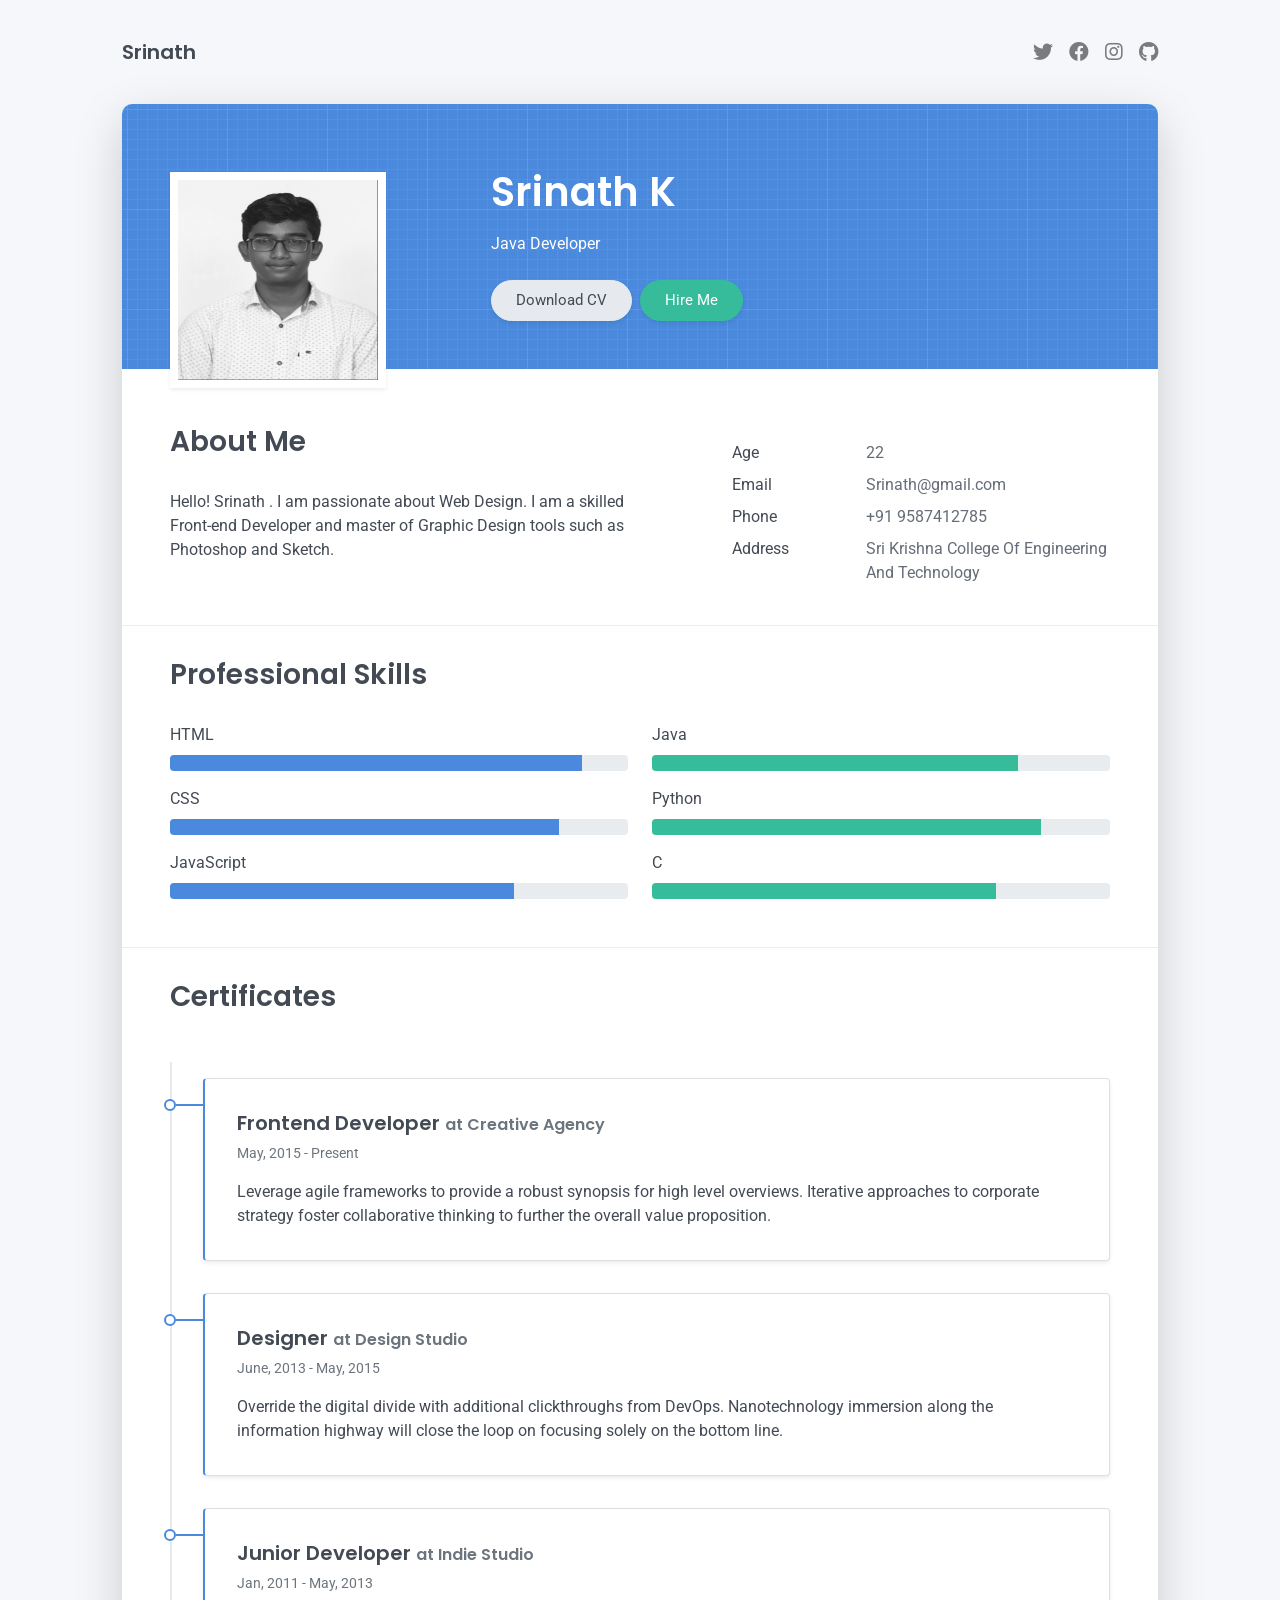
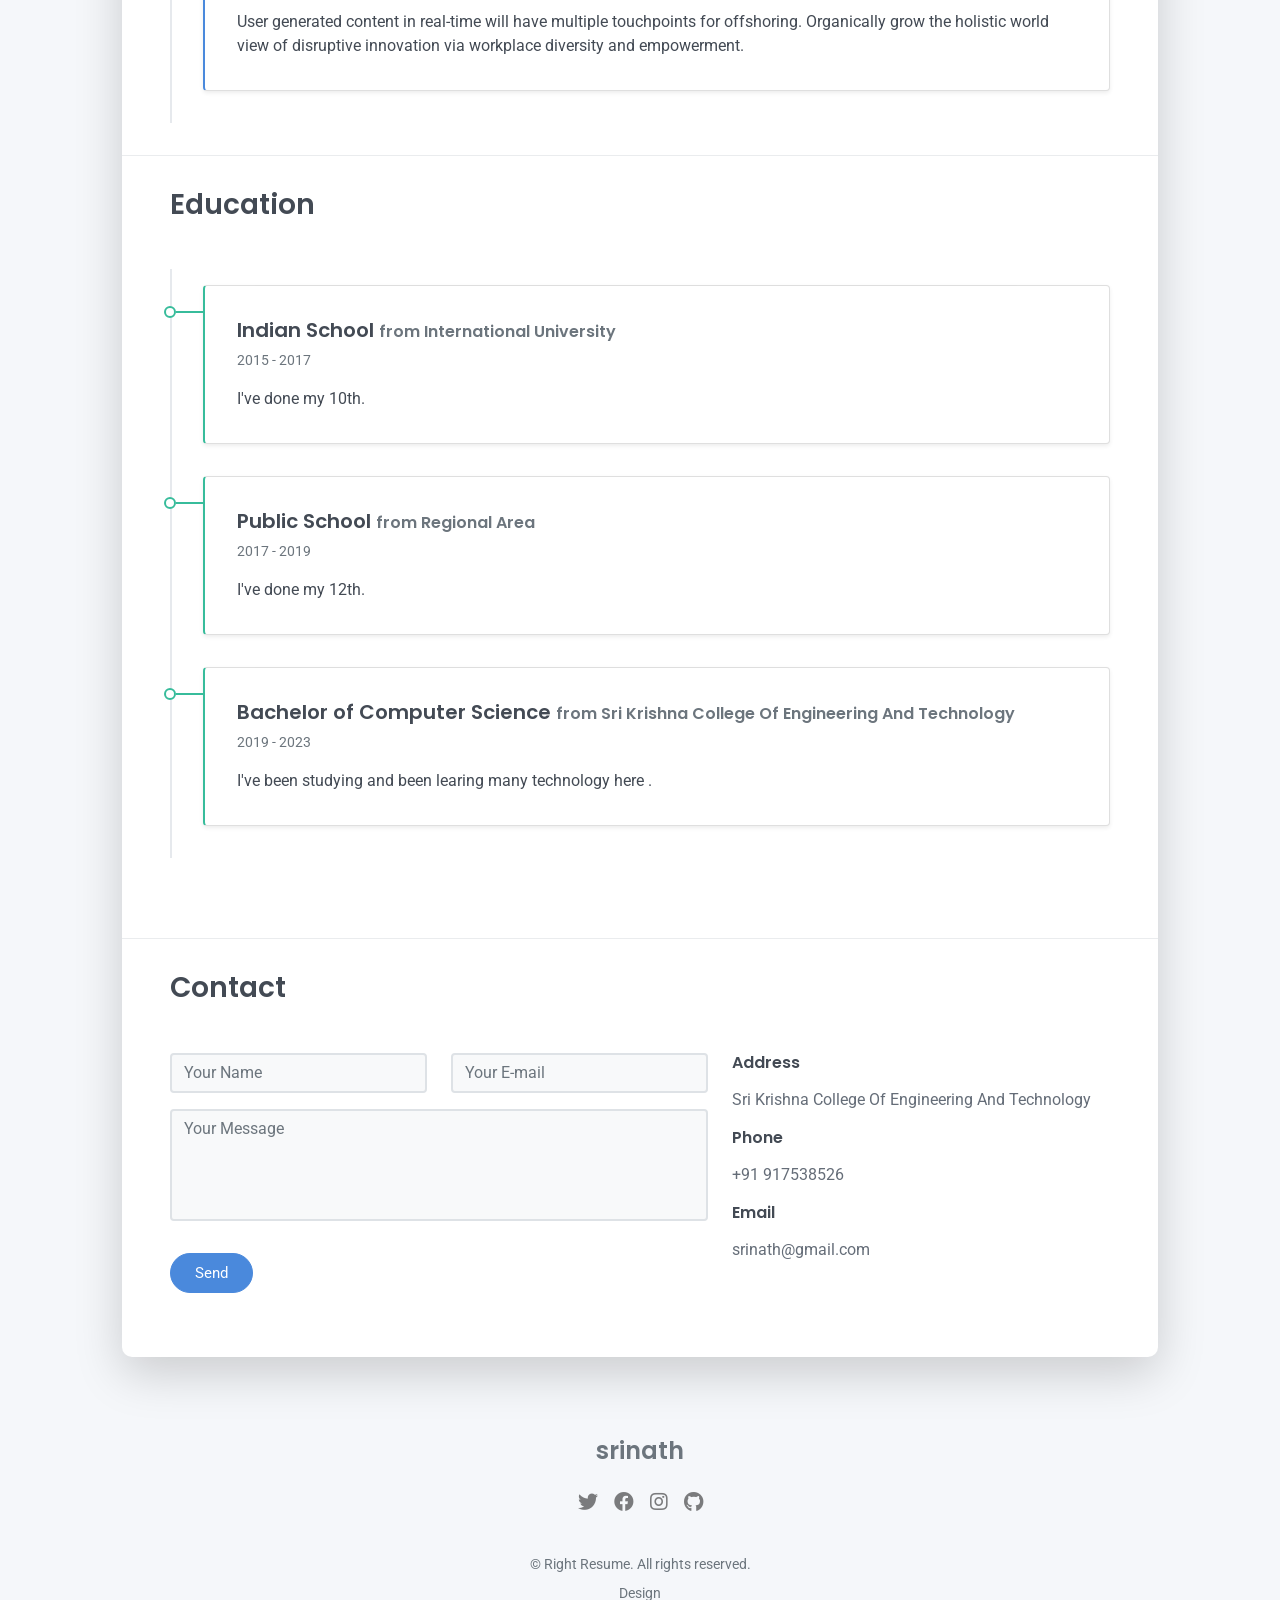
<file: Assignments/Srinath(TL)/Assignment-1/index.html>
<!DOCTYPE html>
<html lang="en-US">
  <head>
    <meta charset="UTF-8">
    <meta http-equiv="X-UA-Compatible" content="IE=edge">
    <meta name="viewport" content="width=device-width, initial-scale=1">
    <title>Resume</title>
    <link rel="preconnect" href="https://fonts.gstatic.com" crossorigin="crossorigin"/>
    <link rel="preload" as="style" href="https://fonts.googleapis.com/css2?family=Poppins:wght@600&amp;family=Roboto:wght@300;400;500;700&amp;display=swap"/>
    <link rel="stylesheet" href="https://fonts.googleapis.com/css2?family=Poppins:wght@600&amp;family=Roboto:wght@300;400;500;700&amp;display=swap" media="print" onload="this.media='all'"/>
    <noscript>
      <link rel="stylesheet" href="https://fonts.googleapis.com/css2?family=Poppins:wght@600&amp;family=Roboto:wght@300;400;500;700&amp;display=swap"/>
    </noscript>
    <link href="css/font-awesome/css/all.min.css?ver=1.2.0" rel="stylesheet">
    <link href="css/bootstrap.min.css?ver=1.2.0" rel="stylesheet">
    <link href="css/aos.css?ver=1.2.0" rel="stylesheet">
    <link href="css/main.css?ver=1.2.0" rel="stylesheet">
    <noscript>
      <style type="text/css">
        [data-aos] {
            opacity: 1 !important;
            transform: translate(0) scale(1) !important;
        }
      </style>
    </noscript>
  </head>
  <body id="top">
    <header class="d-print-none">
      <div class="container text-center text-lg-left">
        <div class="py-3 clearfix">
          <h1 class="site-title mb-0">Srinath</h1>
          <div class="site-nav">
            <nav role="navigation">
              <ul class="nav justify-content-center">
                <li class="nav-item"><a class="nav-link" href="https://twitter.com/srinath" title="Twitter"><i class="fab fa-twitter"></i><span class="menu-title sr-only">Twitter</span></a>
                </li>
                <li class="nav-item"><a class="nav-link" href="https://www.facebook.com/srinath" title="Facebook"><i class="fab fa-facebook"></i><span class="menu-title sr-only">Facebook</span></a>
                </li>
                <li class="nav-item"><a class="nav-link" href="https://www.instagram.com/srinath" title="Instagram"><i class="fab fa-instagram"></i><span class="menu-title sr-only">Instagram</span></a>
                </li>
                <li class="nav-item"><a class="nav-link" href="https://github.com/srinath" title="Github"><i class="fab fa-github"></i><span class="menu-title sr-only">Github</span></a>
                </li>
              </ul>
            </nav>
          </div>
        </div>
      </div>
    </header>
    <div class="page-content">
      <div class="container">
<div class="cover shadow-lg bg-white">
  <div class="cover-bg p-3 p-lg-4 text-white">
    <div class="row">
      <div class="col-lg-4 col-md-5">
        <div class="avatar hover-effect bg-white shadow-sm p-1"><img src="images/avatar.png" width="200" height="200"/></div>
      </div>
      <div class="col-lg-8 col-md-7 text-center text-md-start">
        <h2 class="h1 mt-2" data-aos="fade-left" data-aos-delay="0">Srinath K</h2>
        <p data-aos="fade-left" data-aos-delay="100"> Java Developer</p>
        <div class="d-print-none" data-aos="fade-left" data-aos-delay="200"><a class="btn btn-light text-dark shadow-sm mt-1 me-1" href="right-resume.pdf" target="_blank">Download CV</a><a class="btn btn-success shadow-sm mt-1" href="#contact">Hire Me</a></div>
      </div>
    </div>
  </div>
  <div class="about-section pt-4 px-3 px-lg-4 mt-1">
    <div class="row">
      <div class="col-md-6">
        <h2 class="h3 mb-3">About Me</h2>
        <p>Hello! Srinath . I am passionate about Web Design. I am a skilled Front-end Developer and master of Graphic Design tools such as Photoshop and Sketch.</p>
      </div>
      <div class="col-md-5 offset-md-1">
        <div class="row mt-2">
          <div class="col-sm-4">
            <div class="pb-1">Age</div>
          </div>
          <div class="col-sm-8">
            <div class="pb-1 text-secondary">22</div>
          </div>
          <div class="col-sm-4">
            <div class="pb-1">Email</div>
          </div>
          <div class="col-sm-8">
            <div class="pb-1 text-secondary">Srinath@gmail.com</div>
          </div>
          <div class="col-sm-4">
            <div class="pb-1">Phone</div>
          </div>
          <div class="col-sm-8">
            <div class="pb-1 text-secondary">+91 9587412785</div>
          </div>
          <div class="col-sm-4">
            <div class="pb-1">Address</div>
          </div>
          <div class="col-sm-8">
            <div class="pb-1 text-secondary">Sri Krishna College Of Engineering And Technology</div>
          </div>
        </div>
      </div>
    </div>
  </div>
  <hr class="d-print-none"/>
  <div class="skills-section px-3 px-lg-4">
    <h2 class="h3 mb-3">Professional Skills</h2>
    <div class="row">
      <div class="col-md-6">
        <div class="mb-2"><span>HTML</span>
          <div class="progress my-1">
            <div class="progress-bar bg-primary" role="progressbar" data-aos="zoom-in-right" data-aos-delay="100" data-aos-anchor=".skills-section" style="width: 90%" aria-valuenow="90" aria-valuemin="0" aria-valuemax="100"></div>
          </div>
        </div>
        <div class="mb-2"><span>CSS</span>
          <div class="progress my-1">
            <div class="progress-bar bg-primary" role="progressbar" data-aos="zoom-in-right" data-aos-delay="200" data-aos-anchor=".skills-section" style="width: 85%" aria-valuenow="85" aria-valuemin="0" aria-valuemax="100"></div>
          </div>
        </div>
        <div class="mb-2"><span>JavaScript</span>
          <div class="progress my-1">
            <div class="progress-bar bg-primary" role="progressbar" data-aos="zoom-in-right" data-aos-delay="300" data-aos-anchor=".skills-section" style="width: 75%" aria-valuenow="75" aria-valuemin="0" aria-valuemax="100"></div>
          </div>
        </div>
      </div>
      <div class="col-md-6">
        <div class="mb-2"><span>Java</span>
          <div class="progress my-1">
            <div class="progress-bar bg-success" role="progressbar" data-aos="zoom-in-right" data-aos-delay="400" data-aos-anchor=".skills-section" style="width: 80%" aria-valuenow="90" aria-valuemin="0" aria-valuemax="100"></div>
          </div>
        </div>
        <div class="mb-2"><span>Python</span>
          <div class="progress my-1">
            <div class="progress-bar bg-success" role="progressbar" data-aos="zoom-in-right" data-aos-delay="500" data-aos-anchor=".skills-section" style="width: 85%" aria-valuenow="85" aria-valuemin="0" aria-valuemax="100"></div>
          </div>
        </div>
        <div class="mb-2"><span>C</span>
          <div class="progress my-1">
            <div class="progress-bar bg-success" role="progressbar" data-aos="zoom-in-right" data-aos-delay="600" data-aos-anchor=".skills-section" style="width: 75%" aria-valuenow="75" aria-valuemin="0" aria-valuemax="100"></div>
          </div>
        </div>
      </div>
    </div>
  </div>
  <hr class="d-print-none"/>
  <div class="work-experience-section px-3 px-lg-4">
    <h2 class="h3 mb-4">Certificates</h2>
    <div class="timeline">
      <div class="timeline-card timeline-card-primary card shadow-sm">
        <div class="card-body">
          <div class="h5 mb-1">Frontend Developer <span class="text-muted h6">at Creative Agency</span></div>
          <div class="text-muted text-small mb-2">May, 2015 - Present</div>
          <div>Leverage agile frameworks to provide a robust synopsis for high level overviews. Iterative approaches to corporate strategy foster collaborative thinking to further the overall value proposition.</div>
        </div>
      </div>
      <div class="timeline-card timeline-card-primary card shadow-sm">
        <div class="card-body">
          <div class="h5 mb-1"> Designer <span class="text-muted h6">at Design Studio</span></div>
          <div class="text-muted text-small mb-2">June, 2013 - May, 2015</div>
          <div>Override the digital divide with additional clickthroughs from DevOps. Nanotechnology immersion along the information highway will close the loop on focusing solely on the bottom line.</div>
        </div>
      </div>
      <div class="timeline-card timeline-card-primary card shadow-sm">
        <div class="card-body">
          <div class="h5 mb-1">Junior Developer <span class="text-muted h6">at Indie Studio</span></div>
          <div class="text-muted text-small mb-2">Jan, 2011 - May, 2013</div>
          <div>User generated content in real-time will have multiple touchpoints for offshoring. Organically grow the holistic world view of disruptive innovation via workplace diversity and empowerment.</div>
        </div>
      </div>
    </div>
  </div>
  <hr class="d-print-none"/>
  <div class="page-break"></div>
  <div class="education-section px-3 px-lg-4 pb-4">
    <h2 class="h3 mb-4">Education</h2>
    <div class="timeline">
      <div class="timeline-card timeline-card-success card shadow-sm">
        <div class="card-body">
          <div class="h5 mb-1"> Indian School <span class="text-muted h6">from International University</span></div>
          <div class="text-muted text-small mb-2">2015 - 2017</div>
          <div>I've done my 10th.</div>
        </div>
      </div>
      <div class="timeline-card timeline-card-success card shadow-sm">
        <div class="card-body">
          <div class="h5 mb-1"> Public School <span class="text-muted h6">from Regional Area</span></div>
          <div class="text-muted text-small mb-2">2017 - 2019</div>
          <div>I've done my 12th.</div>
        </div>
      </div>
      <div class="timeline-card timeline-card-success card shadow-sm">
        <div class="card-body">
          <div class="h5 mb-1">Bachelor of Computer Science <span class="text-muted h6">from Sri Krishna College Of Engineering And Technology</span></div>
          <div class="text-muted text-small mb-2">2019 - 2023</div>
          <div>I've been studying and been learing many technology here .</div>
        </div>
      </div>
    </div>
  </div>
  <hr class="d-print-none"/>
  <div class="contant-section px-3 px-lg-4 pb-4" id="contact">
    <h2 class="h3 text mb-3">Contact</h2>
    <div class="row">
      <div class="col-md-7 d-print-none">
        <div class="my-2"><form action="https://formspree.io/your@email.com"
    method="POST">
  <div class="row">
    <div class="col-6">
      <input class="form-control" type="text" id="name" name="name" placeholder="Your Name" required>
    </div>
    <div class="col-6">
      <input class="form-control" type="email" id="email" name="_replyto" placeholder="Your E-mail" required>
    </div>
  </div>
  <div class="form-group my-2">
    <textarea class="form-control" style="resize: none;" id="message" name="message" rows="4"  placeholder="Your Message" required></textarea>
  </div>
  <button class="btn btn-primary mt-2" type="submit">Send</button>
</form>
        </div>
      </div>
      <div class="col">
        <div class="mt-2">
          <h3 class="h6">Address</h3>
          <div class="pb-2 text-secondary">Sri Krishna College Of Engineering And Technology</div>
          <h3 class="h6">Phone</h3>
          <div class="pb-2 text-secondary">+91 917538526</div>
          <h3 class="h6">Email</h3>
          <div class="pb-2 text-secondary">srinath@gmail.com</div>
        </div>
      </div>
      <div class="col d-none d-print-block">
        <div class="mt-2">
          <div>
            <div class="mb-2">
              <div class="text-dark"><i class="fab fa-twitter mr-1"></i><span>https://twitter.com/srinath</span>
              </div>
            </div>
            <div class="mb-2">
              <div class="text-dark"><i class="fab fa-facebook mr-1"></i><span>https://www.facebook.com/srinath</span>
              </div>
            </div>
            <div class="mb-2">
              <div class="text-dark"><i class="fab fa-instagram mr-1"></i><span>https://www.instagram.com/srinath</span>
              </div>
            </div>
            <div class="mb-2">
              <div class="text-dark"><i class="fab fa-github mr-1"></i><span>https://github.com/srinath</span>
              </div>
            </div>
          </div>
        </div>
      </div>
    </div>
  </div>
</div></div>
    </div>
    <footer class="pt-4 pb-4 text-muted text-center d-print-none">
      <div class="container">
        <div class="my-3">
          <div class="h4">srinath</div>
          <div class="footer-nav">
            <nav role="navigation">
              <ul class="nav justify-content-center">
                <li class="nav-item"><a class="nav-link" href="https://twitter.com/templateflip" title="Twitter"><i class="fab fa-twitter"></i><span class="menu-title sr-only">Twitter</span></a>
                </li>
                <li class="nav-item"><a class="nav-link" href="https://www.facebook.com/templateflip" title="Facebook"><i class="fab fa-facebook"></i><span class="menu-title sr-only">Facebook</span></a>
                </li>
                <li class="nav-item"><a class="nav-link" href="https://www.instagram.com/templateflip" title="Instagram"><i class="fab fa-instagram"></i><span class="menu-title sr-only">Instagram</span></a>
                </li>
                <li class="nav-item"><a class="nav-link" href="https://github.com/templateflip" title="Github"><i class="fab fa-github"></i><span class="menu-title sr-only">Github</span></a>
                </li>
              </ul>
            </nav>
          </div>
        </div>
        <div class="text-small">
          <div class="mb-1">&copy; Right Resume. All rights reserved.</div>
          <div>Design  <a href="https://templateflip.com/" target="_blank"></a></div>
        </div>
      </div>
    </footer>
    <script src="scripts/bootstrap.bundle.min.js?ver=1.2.0"></script>
    <script src="scripts/aos.js?ver=1.2.0"></script>
    <script src="scripts/main.js?ver=1.2.0"></script>
  </body>
</html>
</file>
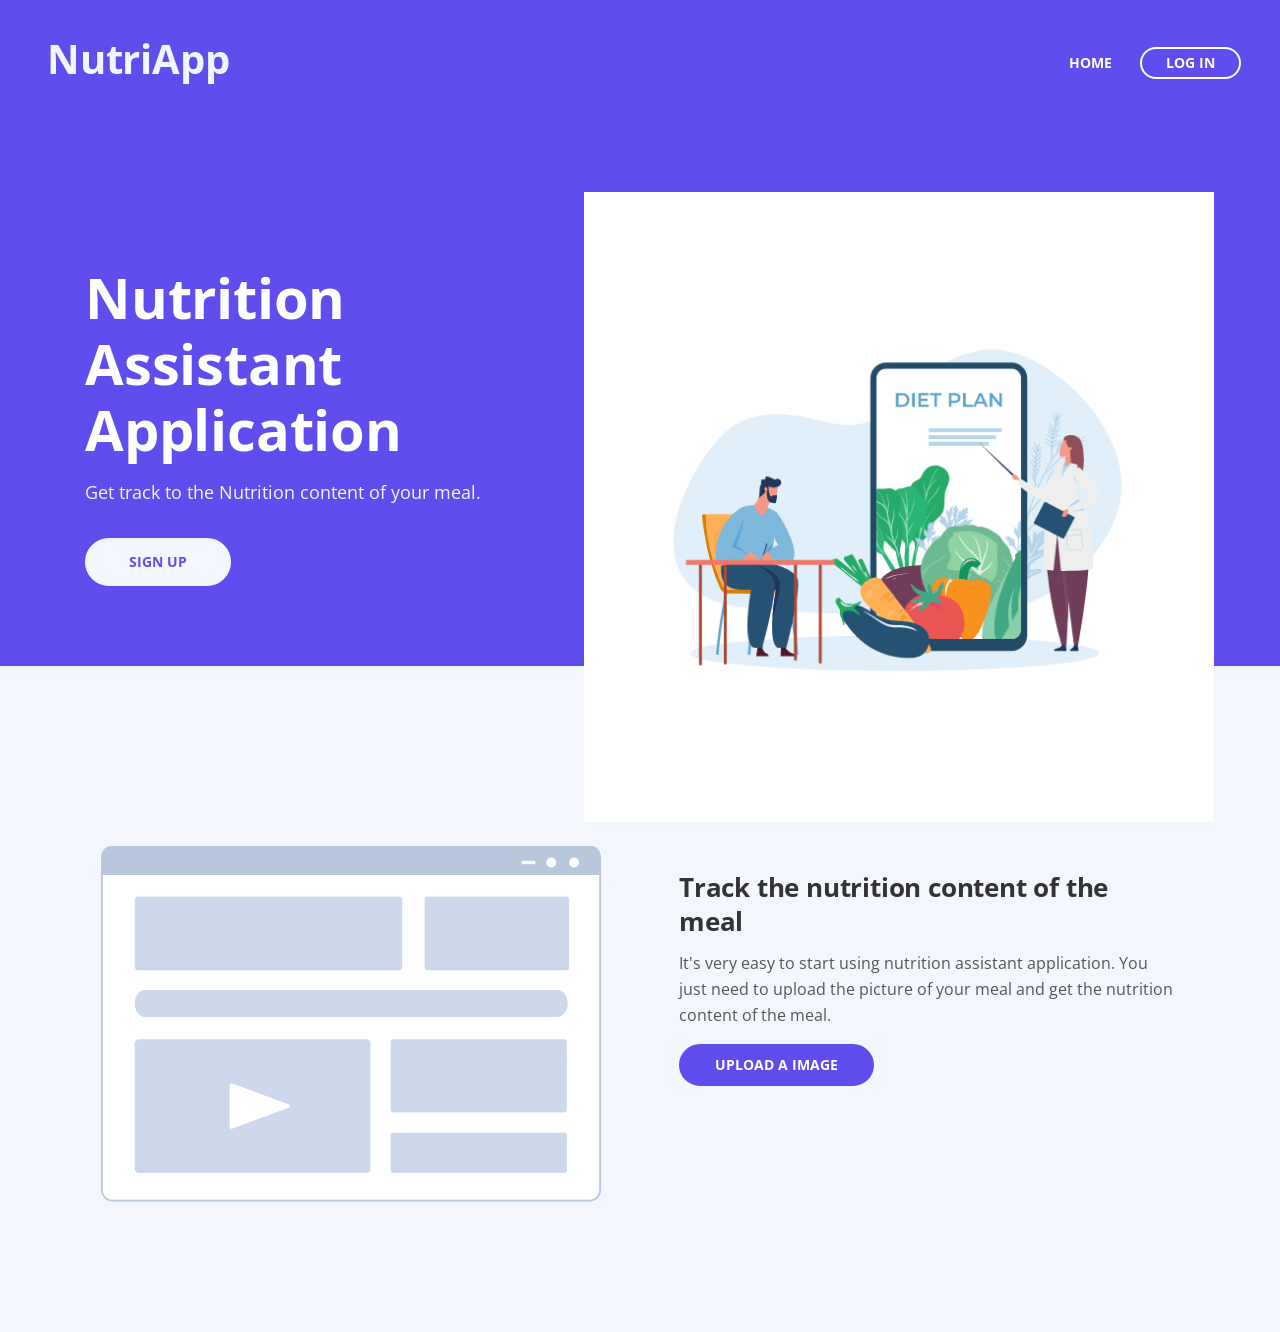
<file: Final Deliverables/coding/web/index.html>
<!DOCTYPE html>
<html lang="en">
<head>
    <meta charset="utf-8">
    <meta name="viewport" content="width=device-width, initial-scale=1, shrink-to-fit=no">
    
    <!-- SEO Meta Tags -->
    <meta name="description" content="Tivo is a HTML landing page template built with Bootstrap to help you crate engaging presentations for SaaS apps and convert visitors into users.">
    <meta name="author" content="Inovatik">

    <!-- OG Meta Tags to improve the way the post looks when you share the page on LinkedIn, Facebook, Google+ -->
	<meta property="og:site_name" content="" /> <!-- website name -->
	<meta property="og:site" content="" /> <!-- website link -->
	<meta property="og:title" content=""/> <!-- title shown in the actual shared post -->
	<meta property="og:description" content="" /> <!-- description shown in the actual shared post -->
	<meta property="og:image" content="" /> <!-- image link, make sure it's jpg -->
	<meta property="og:url" content="" /> <!-- where do you want your post to link to -->
	<meta property="og:type" content="article" />

    <!-- Website Title -->
    <title>Nutrition Assistant Application</title>
    
    <!-- Styles -->
    <link href="https://fonts.googleapis.com/css?family=Open+Sans:400,400i,700&display=swap&subset=latin-ext" rel="stylesheet">
    <link href="./css/bootstrap.css" rel="stylesheet">
    <link href="./css/fontawesome-all.css" rel="stylesheet">
    <link href="css/swiper.css" rel="stylesheet">
	<link href="css/magnific-popup.css" rel="stylesheet">
	<link href="css/styles.css" rel="stylesheet">
	
	<!-- Favicon  -->
    <link rel="icon" href="images/favicon.png">
</head>
<body data-spy="scroll" data-target=".fixed-top">
    
    <!-- Preloader -->
	<div class="spinner-wrapper">
        <div class="spinner">
            <div class="bounce1"></div>
            <div class="bounce2"></div>
            <div class="bounce3"></div>
        </div>
    </div>
    <!-- end of preloader -->
    

    <!-- Navigation -->
    <nav class="navbar navbar-expand-lg navbar-dark navbar-custom fixed-top">
        <div class="container">

            <!-- Text Logo - Use this if you don't have a graphic logo -->
            <!-- <a class="navbar-brand logo-text page-scroll" href="index.html">Tivo</a> -->

            <!-- Image Logo -->
           <h1 style="font-size: 40px;color: aliceblue;">NutriApp</h1>
            
            <!-- Mobile Menu Toggle Button -->
            <button class="navbar-toggler" type="button" data-toggle="collapse" data-target="#navbarsExampleDefault" aria-controls="navbarsExampleDefault" aria-expanded="false" aria-label="Toggle navigation">
                <span class="navbar-toggler-awesome fas fa-bars"></span>
                <span class="navbar-toggler-awesome fas fa-times"></span>
            </button>
            <!-- end of mobile menu toggle button -->

            <div class="collapse navbar-collapse" id="navbarsExampleDefault">
                <ul class="navbar-nav ml-auto">
                    <li class="nav-item">
                        <a class="nav-link page-scroll" href="#header">HOME <span class="sr-only">(current)</span></a>
                    </li>
                   

                  

                   
                </ul>
                <span class="nav-item">
                    <a class="btn-outline-sm" href="log-in.html">LOG IN</a>
                </span>
            </div>
        </div> <!-- end of container -->
    </nav> <!-- end of navbar -->
    <!-- end of navigation -->


    <!-- Header -->
    <header id="header" class="header">
        <div class="header-content">
            <div class="container">
                <div class="row">
                    <div class="col-lg-6 col-xl-5">
                        <div class="text-container">
                            <h1>Nutrition Assistant Application</h1>
                            <p class="p-large">Get track to the Nutrition content of your meal. </p>
                            <a class="btn-solid-lg page-scroll" href="sign-up.html">SIGN UP</a>
                        </div> <!-- end of text-container -->
                    </div> <!-- end of col -->
                    <div class="col-lg-6 col-xl-7">
                        <div class="image-container">
                            <div class="img-wrapper">
                                <img class="img-fluid" src="110285-nutrition.gif" alt="alternative">
                            </div> <!-- end of img-wrapper -->
                        </div> <!-- end of image-container -->
                    </div> <!-- end of col -->
                </div> <!-- end of row -->
            </div> <!-- end of container -->
        </div> <!-- end of header-content -->
    </header> <!-- end of header --
    <svg class="header-frame" data-name="Layer 1" xmlns="http://www.w3.org/2000/svg" preserveAspectRatio="none" viewBox="0 0 1920 310"><defs><style>.cls-1{fill:#5f4def;}</style></defs><title>header-frame</title><path class="cls-1" d="M0,283.054c22.75,12.98,53.1,15.2,70.635,14.808,92.115-2.077,238.3-79.9,354.895-79.938,59.97-.019,106.17,18.059,141.58,34,47.778,21.511,47.778,21.511,90,38.938,28.418,11.731,85.344,26.169,152.992,17.971,68.127-8.255,115.933-34.963,166.492-67.393,37.467-24.032,148.6-112.008,171.753-127.963,27.951-19.26,87.771-81.155,180.71-89.341,72.016-6.343,105.479,12.388,157.434,35.467,69.73,30.976,168.93,92.28,256.514,89.405,100.992-3.315,140.276-41.7,177-64.9V0.24H0V283.054Z"/></svg>
    <!-- end of header -->


    
    

                    


    <!-- Features -->
    <div id="features" class="tabs">
        <div class="container">
            <div class="row">
                <div class="col-lg-12">
                    <div class="above-heading"></div>
                    <h2 class="h2-heading"></h2>
                    <p class="p-heading"></p>
                </div> <!-- end of col -->
            </div> <!-- end of row -->
            <div class="row">
                <div class="col-lg-12">

                    <!-- Tabs Links -->
                    

                    <!-- Tabs Content -->
                    <div class="tab-content" id="argoTabsContent">

                        <!-- Tab -->
                        <div class="tab-pane fade show active" id="tab-1" role="tabpanel" aria-labelledby="tab-1">
                            <div class="row">
                                <div class="col-lg-6">
                                    <div class="image-container">
                                        <img class="img-fluid" src="images/features-1.png" alt="alternative">
                                    </div> <!-- end of image-container -->
                                </div> <!-- end of col -->
                                <div class="col-lg-6">
                                    <div class="text-container">
                                        <h3>Track the nutrition content of the meal</h3>
                                        <p>It's very easy to start using nutrition assistant application. You just need to upload the picture of your meal and get the nutrition content of the meal. <a class="blue page-scroll" href="sign-up.html"></a></p>
                                        
                                        <a class="btn-solid-reg popup-with-move-anim" href="#details-lightbox-1">UPLOAD A IMAGE</a>
                                    </div> <!-- end of text-container -->
                                </div> <!-- end of col -->
                            </div> <!-- end of row -->
                        </div> <!-- end of tab-pane -->
                        <!-- end of tab -->

                        
                        <!-- Tab -->
                        <div class="tab-pane fade" id="tab-3" role="tabpanel" aria-labelledby="tab-3">
                            <div class="row">
                                <div class="col-lg-6">
                                    <div class="image-container">
                                        <img class="img-fluid" src="images/features-3.png" alt="alternative">
                                    </div> <!-- end of image-container -->
                                </div> <!-- end of col -->
                                <div class="col-lg-6">
                                    <div class="text-container">
                                        <h3>Analytics Control Panel</h3>
                                        <p>Analytics control  panel is important for every marketing team so it's beed implemented from the begging and designed to produce reports based on very little input information.</p>
                                        <ul class="list-unstyled li-space-lg">
                                            <li class="media">
                                                <i class="fas fa-square"></i>
                                                <div class="media-body">If you set it up correctly you will get acces to great intel</div>
                                            </li>
                                            <li class="media">
                                                <i class="fas fa-square"></i>
                                                <div class="media-body">Easy to integrate in your websites and landing pages</div>
                                            </li>
                                            <li class="media">
                                                <i class="fas fa-square"></i>
                                                <div class="media-body">The generated reports are important for your strategy</div>
                                            </li>
                                        </ul>
                                        <a class="btn-solid-reg popup-with-move-anim" href="#details-lightbox-3">LIGHTBOX</a>
                                    </div> <!-- end of text-container -->
                                </div> <!-- end of col -->
                            </div> <!-- end of row -->
                        </div> <!-- end of tab-pane -->
                        <!-- end of tab -->
                        
                    </div> <!-- end of tab content -->
                    <!-- end of tabs content -->

                </div> <!-- end of col -->
            </div> <!-- end of row -->
        </div> <!-- end of container -->
    </div> <!-- end of tabs -->
    <!-- end of features -->


    <!-- Details Lightboxes -->
    <!-- Details Lightbox 1 -->
<div id="details-lightbox-1" class="lightbox-basic zoom-anim-dialog mfp-hide">
    <div class="drop-zone">
        <span class="drop-zone__prompt">Drop file here or click to upload</span>
        <input type="file" name="myFile" class="drop-zone__input">
      </div>
      <input type="submit" value="Submit" style="margin: 30px;">
    </div> <!-- end of lightbox-basic -->
    <!-- end of details lightbox 1 -->

    <!-- Details Lightbox 2 -->
	<div id="details-lightbox-2" class="lightbox-basic zoom-anim-dialog mfp-hide">
        <div class="container">
            <div class="row">
                <button title="Close (Esc)" type="button" class="mfp-close x-button">×</button>
                <div class="col-lg-8">
                    <div class="image-container">
                        <img class="img-fluid" src="images/details-lightbox.png" alt="alternative">
                    </div> <!-- end of image-container -->
                </div> <!-- end of col -->
                
    <!-- end of details lightbox 2 -->

    

   
    

    

                    
    
    	
    <!-- Scripts -->
    <script>
        document.querySelectorAll(".drop-zone__input").forEach((inputElement) => {
  const dropZoneElement = inputElement.closest(".drop-zone");

  dropZoneElement.addEventListener("click", (e) => {
    inputElement.click();
  });

  inputElement.addEventListener("change", (e) => {
    if (inputElement.files.length) {
      updateThumbnail(dropZoneElement, inputElement.files[0]);
    }
  });

  dropZoneElement.addEventListener("dragover", (e) => {
    e.preventDefault();
    dropZoneElement.classList.add("drop-zone--over");
  });

  ["dragleave", "dragend"].forEach((type) => {
    dropZoneElement.addEventListener(type, (e) => {
      dropZoneElement.classList.remove("drop-zone--over");
    });
  });

  dropZoneElement.addEventListener("drop", (e) => {
    e.preventDefault();

    if (e.dataTransfer.files.length) {
      inputElement.files = e.dataTransfer.files;
      updateThumbnail(dropZoneElement, e.dataTransfer.files[0]);
    }

    dropZoneElement.classList.remove("drop-zone--over");
  });
});

/**
 * Updates the thumbnail on a drop zone element.
 *
 * @param {HTMLElement} dropZoneElement
 * @param {File} file
 */
function updateThumbnail(dropZoneElement, file) {
  let thumbnailElement = dropZoneElement.querySelector(".drop-zone__thumb");

  // First time - remove the prompt
  if (dropZoneElement.querySelector(".drop-zone__prompt")) {
    dropZoneElement.querySelector(".drop-zone__prompt").remove();
  }

  // First time - there is no thumbnail element, so lets create it
  if (!thumbnailElement) {
    thumbnailElement = document.createElement("div");
    thumbnailElement.classList.add("drop-zone__thumb");
    dropZoneElement.appendChild(thumbnailElement);
  }

  thumbnailElement.dataset.label = file.name;

  // Show thumbnail for image files
  if (file.type.startsWith("image/")) {
    const reader = new FileReader();

    reader.readAsDataURL(file);
    reader.onload = () => {
      thumbnailElement.style.backgroundImage = `url('${reader.result}')`;
    };
  } else {
    thumbnailElement.style.backgroundImage = null;
  }
}

    </script>
    <script src="js/jquery.min.js"></script> <!-- jQuery for Bootstrap's JavaScript plugins -->
    <script src="js/popper.min.js"></script> <!-- Popper tooltip library for Bootstrap -->
    <script src="js/bootstrap.min.js"></script> <!-- Bootstrap framework -->
    <script src="js/jquery.easing.min.js"></script> <!-- jQuery Easing for smooth scrolling between anchors -->
    <script src="js/swiper.min.js"></script> <!-- Swiper for image and text sliders -->
    <script src="js/jquery.magnific-popup.js"></script> <!-- Magnific Popup for lightboxes -->
    <script src="js/validator.min.js"></script> <!-- Validator.js - Bootstrap plugin that validates forms -->
    <script src="js/scripts.js"></script> <!-- Custom scripts -->
</body>
</html>
</file>
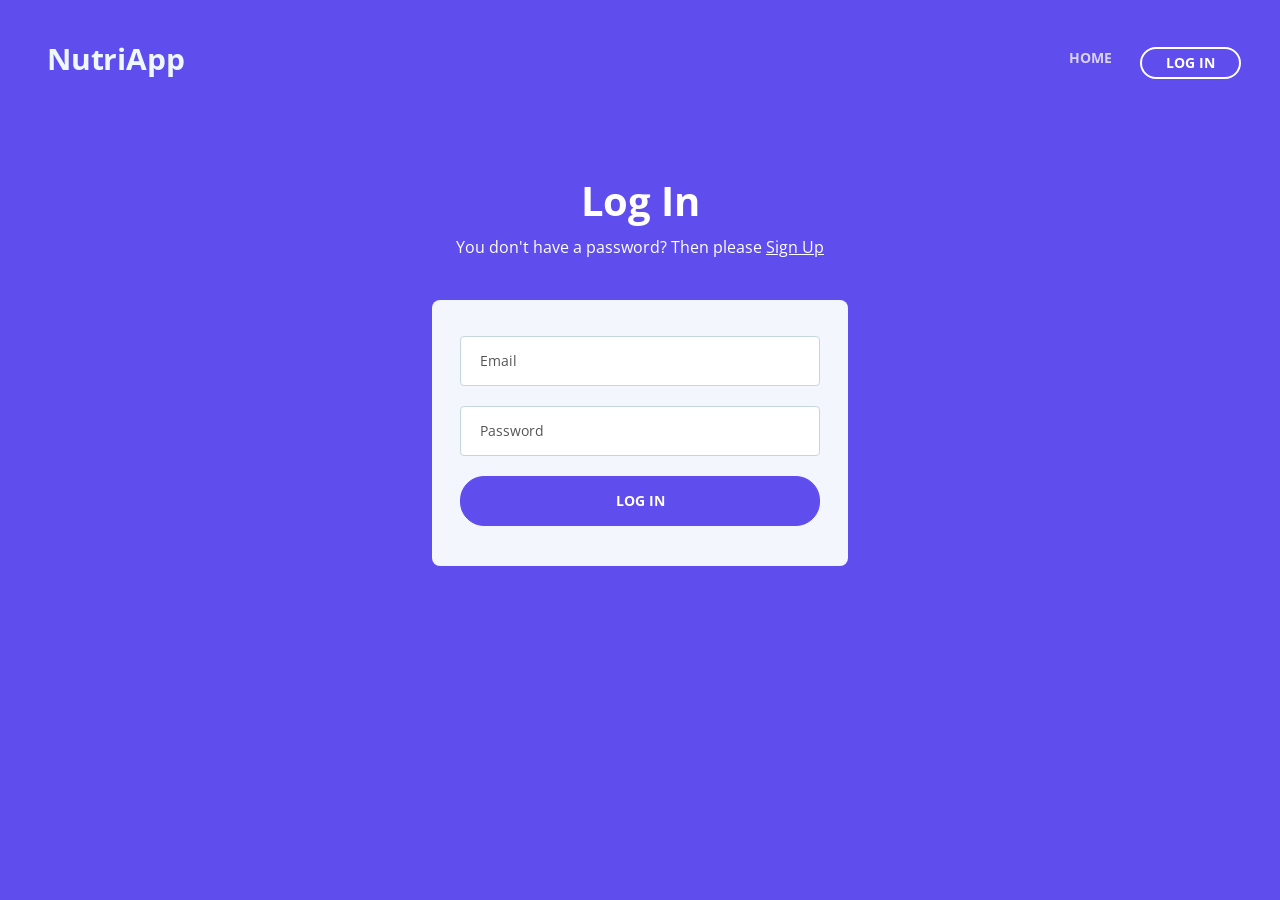
<file: Final Deliverables/coding/web/log-in.html>
<!DOCTYPE html>
<html lang="en">
<head>
    <meta charset="utf-8">
    <meta name="viewport" content="width=device-width, initial-scale=1, shrink-to-fit=no">
    
    <!-- SEO Meta Tags -->
    <meta name="description" content="Tivo is a HTML landing page template built with Bootstrap to help you crate engaging presentations for SaaS apps and convert visitors into users.">
    <meta name="author" content="Inovatik">

    <!-- OG Meta Tags to improve the way the post looks when you share the page on LinkedIn, Facebook, Google+ -->
	<meta property="og:site_name" content="" /> <!-- website name -->
	<meta property="og:site" content="" /> <!-- website link -->
	<meta property="og:title" content=""/> <!-- title shown in the actual shared post -->
	<meta property="og:description" content="" /> <!-- description shown in the actual shared post -->
	<meta property="og:image" content="" /> <!-- image link, make sure it's jpg -->
	<meta property="og:url" content="" /> <!-- where do you want your post to link to -->
	<meta property="og:type" content="article" />

    <!-- Website Title -->
    <title>Log In - Tivo - SaaS App HTML Landing Page Template</title>
    
    <!-- Styles -->
    <link href="https://fonts.googleapis.com/css?family=Open+Sans:400,400i,700&display=swap&subset=latin-ext" rel="stylesheet">
    <link href="css/bootstrap.css" rel="stylesheet">
    <link href="css/fontawesome-all.css" rel="stylesheet">
    <link href="css/swiper.css" rel="stylesheet">
	<link href="css/magnific-popup.css" rel="stylesheet">
	<link href="css/styles.css" rel="stylesheet">
	
	<!-- Favicon  -->
    <link rel="icon" href="images/favicon.png">
</head>
<body data-spy="scroll" data-target=".fixed-top">
    
    <!-- Preloader -->
	<div class="spinner-wrapper">
        <div class="spinner">
            <div class="bounce1"></div>
            <div class="bounce2"></div>
            <div class="bounce3"></div>
        </div>
    </div>
    <!-- end of preloader -->
    

    <!-- Navigation -->
    <nav class="navbar navbar-expand-lg navbar-dark navbar-custom fixed-top">
        <div class="container">

            <!-- Text Logo - Use this if you don't have a graphic logo -->
            <!-- <a class="navbar-brand logo-text page-scroll" href="index.html">Tivo</a> -->

            <!-- Image Logo -->
           <h1 style="font-size: 30px;color:aliceblue">NutriApp</h1>
            
            <!-- Mobile Menu Toggle Button -->
            <button class="navbar-toggler" type="button" data-toggle="collapse" data-target="#navbarsExampleDefault" aria-controls="navbarsExampleDefault" aria-expanded="false" aria-label="Toggle navigation">
                <span class="navbar-toggler-awesome fas fa-bars"></span>
                <span class="navbar-toggler-awesome fas fa-times"></span>
            </button>
            <!-- end of mobile menu toggle button -->

            <div class="collapse navbar-collapse" id="navbarsExampleDefault">
                <ul class="navbar-nav ml-auto">
                    <li class="nav-item">
                        <a class="nav-link page-scroll" href="index.html#header">HOME <span class="sr-only">(current)</span></a>
                    </li>
                    

                    
                <span class="nav-item">
                    <a class="btn-outline-sm" href="log-in.html">LOG IN</a>
                </span>
            </div>
        </div> <!-- end of container -->
    </nav> <!-- end of navbar -->
    <!-- end of navigation -->


    <!-- Header -->
    <header id="header" class="ex-2-header">
        <div class="container">
            <div class="row">
                <div class="col-lg-12">
                    <h1>Log In</h1>
                   <p>You don't have a password? Then please <a class="white" href="sign-up.html">Sign Up</a></p> 
                    <!-- Sign Up Form -->
                    <div class="form-container">
                        <form id="logInForm" data-toggle="validator" data-focus="false">
                            <div class="form-group">
                                <input type="email" class="form-control-input" id="lemail" required>
                                <label class="label-control" for="lemail">Email</label>
                                <div class="help-block with-errors"></div>
                            </div>
                            <div class="form-group">
                                <input type="text" class="form-control-input" id="lpassword" required>
                                <label class="label-control" for="lpassword">Password</label>
                                <div class="help-block with-errors"></div>
                            </div>
                            <div class="form-group">
                                <button type="submit" class="form-control-submit-button">LOG IN</button>
                            </div>
                            <div class="form-message">
                                <div id="lmsgSubmit" class="h3 text-center hidden"></div>
                            </div>
                        </form>
                    </div> <!-- end of form container -->
                    <!-- end of sign up form -->

                </div> <!-- end of col -->
            </div> <!-- end of row -->
        </div> <!-- end of container -->
    </header> <!-- end of ex-header -->
    <!-- end of header -->


    <!-- Scripts -->
    <script src="js/jquery.min.js"></script> <!-- jQuery for Bootstrap's JavaScript plugins -->
    <script src="js/popper.min.js"></script> <!-- Popper tooltip library for Bootstrap -->
    <script src="js/bootstrap.min.js"></script> <!-- Bootstrap framework -->
    <script src="js/jquery.easing.min.js"></script> <!-- jQuery Easing for smooth scrolling between anchors -->
    <script src="js/swiper.min.js"></script> <!-- Swiper for image and text sliders -->
    <script src="js/jquery.magnific-popup.js"></script> <!-- Magnific Popup for lightboxes -->
    <script src="js/validator.min.js"></script> <!-- Validator.js - Bootstrap plugin that validates forms -->
    <script src="js/scripts.js"></script> <!-- Custom scripts -->
</body>
</html>
</file>
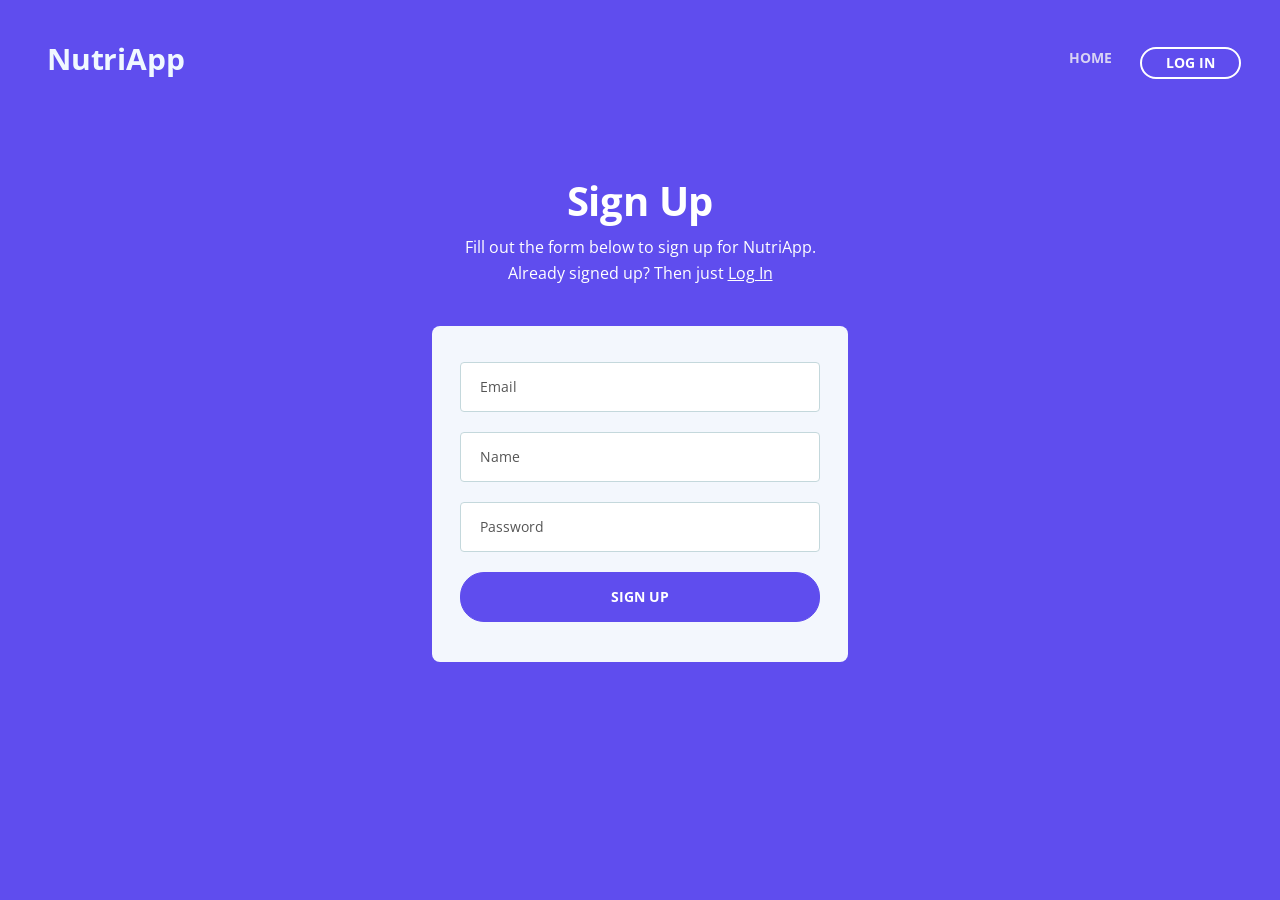
<file: Final Deliverables/coding/web/sign-up.html>
<!DOCTYPE html>
<html lang="en">
<head>
    <meta charset="utf-8">
    <meta name="viewport" content="width=device-width, initial-scale=1, shrink-to-fit=no">
    
    <!-- SEO Meta Tags -->
    <meta name="description" content="Tivo is a HTML landing page template built with Bootstrap to help you crate engaging presentations for SaaS apps and convert visitors into users.">
    <meta name="author" content="Inovatik">

    <!-- OG Meta Tags to improve the way the post looks when you share the page on LinkedIn, Facebook, Google+ -->
	<meta property="og:site_name" content="" /> <!-- website name -->
	<meta property="og:site" content="" /> <!-- website link -->
	<meta property="og:title" content=""/> <!-- title shown in the actual shared post -->
	<meta property="og:description" content="" /> <!-- description shown in the actual shared post -->
	<meta property="og:image" content="" /> <!-- image link, make sure it's jpg -->
	<meta property="og:url" content="" /> <!-- where do you want your post to link to -->
	<meta property="og:type" content="article" />

    <!-- Website Title -->
    <title>Sign Up - NutriApp - SaaS App HTML Landing Page Template</title>
    
    <!-- Styles -->
    <link href="https://fonts.googleapis.com/css?family=Open+Sans:400,400i,700&display=swap&subset=latin-ext" rel="stylesheet">
    <link href="css/bootstrap.css" rel="stylesheet">
    <link href="css/fontawesome-all.css" rel="stylesheet">
    <link href="css/swiper.css" rel="stylesheet">
	<link href="css/magnific-popup.css" rel="stylesheet">
	<link href="css/styles.css" rel="stylesheet">
	
	<!-- Favicon  -->
    <link rel="icon" href="images/favicon.png">
</head>
<body data-spy="scroll" data-target=".fixed-top">
    
    <!-- Preloader -->
	<div class="spinner-wrapper">
        <div class="spinner">
            <div class="bounce1"></div>
            <div class="bounce2"></div>
            <div class="bounce3"></div>
        </div>
    </div>
    <!-- end of preloader -->
    

    <!-- Navigation -->
    <nav class="navbar navbar-expand-lg navbar-dark navbar-custom fixed-top">
        <div class="container">

            <!-- Text Logo - Use this if you don't have a graphic logo -->
            <!-- <a class="navbar-brand logo-text page-scroll" href="index.html">Tivo</a> -->

            <!-- Image Logo -->
            <h1 style="font-size: 30px;color:aliceblue">NutriApp</h1>            
            <!-- Mobile Menu Toggle Button -->
            <button class="navbar-toggler" type="button" data-toggle="collapse" data-target="#navbarsExampleDefault" aria-controls="navbarsExampleDefault" aria-expanded="false" aria-label="Toggle navigation">
                <span class="navbar-toggler-awesome fas fa-bars"></span>
                <span class="navbar-toggler-awesome fas fa-times"></span>
            </button>
            <!-- end of mobile menu toggle button -->

            <div class="collapse navbar-collapse" id="navbarsExampleDefault">
                <ul class="navbar-nav ml-auto">
                    <li class="nav-item">
                        <a class="nav-link page-scroll" href="index.html#header">HOME <span class="sr-only">(current)</span></a>
                    </li>
                                   <span class="nav-item">
                    <a class="btn-outline-sm" href="log-in.html">LOG IN</a>
                </span>
            </div>
        </div> <!-- end of container -->
    </nav> <!-- end of navbar -->
    <!-- end of navigation -->


    <!-- Header -->
    <header id="header" class="ex-2-header">
        <div class="container">
            <div class="row">
                <div class="col-lg-12">
                    <h1>Sign Up</h1>
                   <p>Fill out the form below to sign up for NutriApp. Already signed up? Then just <a class="white" href="log-in.html">Log In</a></p> 
                    <!-- Sign Up Form -->
                    <div class="form-container">
                        <form id="signUpForm" data-toggle="validator" data-focus="false">
                            <div class="form-group">
                                <input type="email" class="form-control-input" id="semail" required>
                                <label class="label-control" for="semail">Email</label>
                                <div class="help-block with-errors"></div>
                            </div>
                            <div class="form-group">
                                <input type="text" class="form-control-input" id="sname" required>
                                <label class="label-control" for="sname">Name</label>
                                <div class="help-block with-errors"></div>
                            </div>
                            <div class="form-group">
                                <input type="text" class="form-control-input" id="spassword" required>
                                <label class="label-control" for="spassword">Password</label>
                                <div class="help-block with-errors"></div>
                            </div>
                           
                            <div class="form-group">
                                <button type="submit" class="form-control-submit-button">SIGN UP</button>
                            </div>
                            <div class="form-message">
                                <div id="smsgSubmit" class="h3 text-center hidden"></div>
                            </div>
                        </form>
                    </div> <!-- end of form container -->
                    <!-- end of sign up form -->

                </div> <!-- end of col -->
            </div> <!-- end of row -->
        </div> <!-- end of container -->
    </header> <!-- end of ex-header -->
    <!-- end of header -->


    <!-- Scripts -->
    <script src="js/jquery.min.js"></script> <!-- jQuery for Bootstrap's JavaScript plugins -->
    <script src="js/popper.min.js"></script> <!-- Popper tooltip library for Bootstrap -->
    <script src="js/bootstrap.min.js"></script> <!-- Bootstrap framework -->
    <script src="js/jquery.easing.min.js"></script> <!-- jQuery Easing for smooth scrolling between anchors -->
    <script src="js/swiper.min.js"></script> <!-- Swiper for image and text sliders -->
    <script src="js/jquery.magnific-popup.js"></script> <!-- Magnific Popup for lightboxes -->
    <script src="js/validator.min.js"></script> <!-- Validator.js - Bootstrap plugin that validates forms -->
    <script src="js/scripts.js"></script> <!-- Custom scripts -->
</body>
</html>
</file>
<file: Assignments/Shankar/Assignment-1/css/main.css>
/* Buttons */
/* Inputs */
/* Timeline custom component */
.timeline {
  border-left: 2px solid #E6E9ED;
  padding: 1rem 0; }

.timeline-card {
  position: relative;
  margin-left: 31px;
  border-left: 2px solid;
  margin-bottom: 2rem; }

.timeline-card:last-child {
  margin-bottom: 1rem; }

.timeline-card:before {
  content: '';
  display: inline-block;
  position: absolute;
  background-color: #fff;
  border-radius: 10px;
  width: 12px;
  height: 12px;
  top: 20px;
  left: -41px;
  border: 2px solid;
  z-index: 2; }

.timeline-card:after {
  content: '';
  display: inline-block;
  position: absolute;
  background-color: currentColor;
  width: 29px;
  height: 2px;
  top: 25px;
  left: -29px;
  z-index: 1; }

.timeline-card-primary {
  border-left-color: #4A89DC; }

.timeline-card-primary:before {
  border-color: #4A89DC; }

.timeline-card-primary:after {
  background-color: #4A89DC; }

.timeline-card-success {
  border-left-color: #37BC9B; }

.timeline-card-success:before {
  border-color: #37BC9B; }

.timeline-card-success:after {
  background-color: #37BC9B; }

html {
  scroll-behavior: smooth; }

.site-title {
  font-size: 1.25rem;
  line-height: 2.5rem; }

.nav-link {
  padding: 0;
  font-size: 1.25rem;
  line-height: 2.5rem;
  color: rgba(0, 0, 0, 0.5); }

.nav-link:hover,
.nav-link:focus,
.active .nav-link {
  color: rgba(0, 0, 0, 0.8); }

.nav-item + .nav-item {
  margin-left: 1rem; }

.cover {
  border-radius: 10px; }

.cover-bg {
  background-color: #4A89DC;
  background-image: url("data:image/svg+xml,%3Csvg xmlns='http://www.w3.org/2000/svg' width='100' height='100' viewBox='0 0 100 100'%3E%3Cg fill-rule='evenodd'%3E%3Cg fill='%23ffffff' fill-opacity='0.12'%3E%3Cpath opacity='.5' d='M96 [base64] 0v-9h-9v9h9zm-10 0v-9h-9v9h9zm-10 0v-9h-9v9h9zm-10 0v-9h-9v9h9zm-10 0v-9h-9v9h9zm-10 0v-9h-9v9h9zm-10 0v-9h-9v9h9zm-10 0v-9h-9v9h9zm-9-10h9v-9h-9v9zm10 0h9v-9h-9v9zm10 0h9v-9h-9v9zm10 0h9v-9h-9v9zm10 0h9v-9h-9v9zm10 0h9v-9h-9v9zm10 0h9v-9h-9v9zm10 0h9v-9h-9v9zm9-10v-9h-9v9h9zm-10 0v-9h-9v9h9zm-10 0v-9h-9v9h9zm-10 0v-9h-9v9h9zm-10 0v-9h-9v9h9zm-10 0v-9h-9v9h9zm-10 0v-9h-9v9h9zm-10 0v-9h-9v9h9zm-9-10h9v-9h-9v9zm10 0h9v-9h-9v9zm10 0h9v-9h-9v9zm10 0h9v-9h-9v9zm10 0h9v-9h-9v9zm10 0h9v-9h-9v9zm10 0h9v-9h-9v9zm10 0h9v-9h-9v9zm9-10v-9h-9v9h9zm-10 0v-9h-9v9h9zm-10 0v-9h-9v9h9zm-10 0v-9h-9v9h9zm-10 0v-9h-9v9h9zm-10 0v-9h-9v9h9zm-10 0v-9h-9v9h9zm-10 0v-9h-9v9h9zm-9-10h9v-9h-9v9zm10 0h9v-9h-9v9zm10 0h9v-9h-9v9zm10 0h9v-9h-9v9zm10 0h9v-9h-9v9zm10 0h9v-9h-9v9zm10 0h9v-9h-9v9zm10 0h9v-9h-9v9zm9-10v-9h-9v9h9zm-10 0v-9h-9v9h9zm-10 0v-9h-9v9h9zm-10 0v-9h-9v9h9zm-10 0v-9h-9v9h9zm-10 0v-9h-9v9h9zm-10 0v-9h-9v9h9zm-10 0v-9h-9v9h9zm-9-10h9v-9h-9v9zm10 0h9v-9h-9v9zm10 0h9v-9h-9v9zm10 0h9v-9h-9v9zm10 0h9v-9h-9v9zm10 0h9v-9h-9v9zm10 0h9v-9h-9v9zm10 0h9v-9h-9v9z'/%3E%3Cpath d='M6 5V0H5v5H0v1h5v94h1V6h94V5H6z'/%3E%3C/g%3E%3C/g%3E%3C/svg%3E");
  border-radius: 10px 10px 0 0; }

.avatar {
  max-width: 216px;
  max-height: 216px;
  margin-top: 20px;
  text-align: center;
  margin-left: auto;
  margin-right: auto; }

.avatar img {
  /* Safari 6.0 - 9.0 */
  filter: grayscale(100%); }

footer a:not(.nav-link) {
  color: inherit;
  border-bottom: 1px dashed;
  text-decoration: none;
  cursor: pointer; }

@media (min-width: 48em) {
  .site-title {
    float: left; }
  .site-nav {
    float: right; }
  .avatar {
    margin-bottom: -80px;
    margin-left: 0; } }

@media print {
  body {
    background-color: #fff; }
  .container {
    width: auto;
    max-width: 100%;
    padding: 0; }
  .cover, .cover-bg {
    border-radius: 0; }
  .cover.shadow-lg {
    box-shadow: none !important; }
  .cover-bg {
    padding: 5rem !important;
    padding-bottom: 10px !important; }
  .avatar {
    margin-top: -10px; }
  .about-section {
    padding: 6.5rem 5rem 2rem !important; }
  .skills-section,
  .work-experience-section,
  .education-section,
  .contant-section {
    padding: 1.5rem 5rem 2rem !important; }
  .page-break {
    padding-top: 5rem;
    page-break-before: always; } }
</file>
<file: Assignments/Sharan Prasad/Assignment-1/css/main.css>
/* Buttons */
/* Inputs */
/* Timeline custom component */
.timeline {
  border-left: 2px solid #E6E9ED;
  padding: 1rem 0; }

.timeline-card {
  position: relative;
  margin-left: 31px;
  border-left: 2px solid;
  margin-bottom: 2rem; }

.timeline-card:last-child {
  margin-bottom: 1rem; }

.timeline-card:before {
  content: '';
  display: inline-block;
  position: absolute;
  background-color: #fff;
  border-radius: 10px;
  width: 12px;
  height: 12px;
  top: 20px;
  left: -41px;
  border: 2px solid;
  z-index: 2; }

.timeline-card:after {
  content: '';
  display: inline-block;
  position: absolute;
  background-color: currentColor;
  width: 29px;
  height: 2px;
  top: 25px;
  left: -29px;
  z-index: 1; }

.timeline-card-primary {
  border-left-color: #4A89DC; }

.timeline-card-primary:before {
  border-color: #4A89DC; }

.timeline-card-primary:after {
  background-color: #4A89DC; }

.timeline-card-success {
  border-left-color: #37BC9B; }

.timeline-card-success:before {
  border-color: #37BC9B; }

.timeline-card-success:after {
  background-color: #37BC9B; }

html {
  scroll-behavior: smooth; }

.site-title {
  font-size: 1.25rem;
  line-height: 2.5rem; }

.nav-link {
  padding: 0;
  font-size: 1.25rem;
  line-height: 2.5rem;
  color: rgba(0, 0, 0, 0.5); }

.nav-link:hover,
.nav-link:focus,
.active .nav-link {
  color: rgba(0, 0, 0, 0.8); }

.nav-item + .nav-item {
  margin-left: 1rem; }

.cover {
  border-radius: 10px; }

.cover-bg {
  background-color: #4A89DC;
  background-image: url("data:image/svg+xml,%3Csvg xmlns='http://www.w3.org/2000/svg' width='100' height='100' viewBox='0 0 100 100'%3E%3Cg fill-rule='evenodd'%3E%3Cg fill='%23ffffff' fill-opacity='0.12'%3E%3Cpath opacity='.5' d='M96 [base64] 0v-9h-9v9h9zm-10 0v-9h-9v9h9zm-10 0v-9h-9v9h9zm-10 0v-9h-9v9h9zm-10 0v-9h-9v9h9zm-10 0v-9h-9v9h9zm-10 0v-9h-9v9h9zm-10 0v-9h-9v9h9zm-9-10h9v-9h-9v9zm10 0h9v-9h-9v9zm10 0h9v-9h-9v9zm10 0h9v-9h-9v9zm10 0h9v-9h-9v9zm10 0h9v-9h-9v9zm10 0h9v-9h-9v9zm10 0h9v-9h-9v9zm9-10v-9h-9v9h9zm-10 0v-9h-9v9h9zm-10 0v-9h-9v9h9zm-10 0v-9h-9v9h9zm-10 0v-9h-9v9h9zm-10 0v-9h-9v9h9zm-10 0v-9h-9v9h9zm-10 0v-9h-9v9h9zm-9-10h9v-9h-9v9zm10 0h9v-9h-9v9zm10 0h9v-9h-9v9zm10 0h9v-9h-9v9zm10 0h9v-9h-9v9zm10 0h9v-9h-9v9zm10 0h9v-9h-9v9zm10 0h9v-9h-9v9zm9-10v-9h-9v9h9zm-10 0v-9h-9v9h9zm-10 0v-9h-9v9h9zm-10 0v-9h-9v9h9zm-10 0v-9h-9v9h9zm-10 0v-9h-9v9h9zm-10 0v-9h-9v9h9zm-10 0v-9h-9v9h9zm-9-10h9v-9h-9v9zm10 0h9v-9h-9v9zm10 0h9v-9h-9v9zm10 0h9v-9h-9v9zm10 0h9v-9h-9v9zm10 0h9v-9h-9v9zm10 0h9v-9h-9v9zm10 0h9v-9h-9v9zm9-10v-9h-9v9h9zm-10 0v-9h-9v9h9zm-10 0v-9h-9v9h9zm-10 0v-9h-9v9h9zm-10 0v-9h-9v9h9zm-10 0v-9h-9v9h9zm-10 0v-9h-9v9h9zm-10 0v-9h-9v9h9zm-9-10h9v-9h-9v9zm10 0h9v-9h-9v9zm10 0h9v-9h-9v9zm10 0h9v-9h-9v9zm10 0h9v-9h-9v9zm10 0h9v-9h-9v9zm10 0h9v-9h-9v9zm10 0h9v-9h-9v9z'/%3E%3Cpath d='M6 5V0H5v5H0v1h5v94h1V6h94V5H6z'/%3E%3C/g%3E%3C/g%3E%3C/svg%3E");
  border-radius: 10px 10px 0 0; }

.avatar {
  max-width: 216px;
  max-height: 216px;
  margin-top: 20px;
  text-align: center;
  margin-left: auto;
  margin-right: auto; }

.avatar img {
  /* Safari 6.0 - 9.0 */
  filter: grayscale(100%); }

footer a:not(.nav-link) {
  color: inherit;
  border-bottom: 1px dashed;
  text-decoration: none;
  cursor: pointer; }

@media (min-width: 48em) {
  .site-title {
    float: left; }
  .site-nav {
    float: right; }
  .avatar {
    margin-bottom: -80px;
    margin-left: 0; } }

@media print {
  body {
    background-color: #fff; }
  .container {
    width: auto;
    max-width: 100%;
    padding: 0; }
  .cover, .cover-bg {
    border-radius: 0; }
  .cover.shadow-lg {
    box-shadow: none !important; }
  .cover-bg {
    padding: 5rem !important;
    padding-bottom: 10px !important; }
  .avatar {
    margin-top: -10px; }
  .about-section {
    padding: 6.5rem 5rem 2rem !important; }
  .skills-section,
  .work-experience-section,
  .education-section,
  .contant-section {
    padding: 1.5rem 5rem 2rem !important; }
  .page-break {
    padding-top: 5rem;
    page-break-before: always; } }
</file>
<file: Assignments/Shiyamabhisak/Assignment-1/css/main.css>
/* Buttons */
/* Inputs */
/* Timeline custom component */
.timeline {
  border-left: 2px solid #E6E9ED;
  padding: 1rem 0; }

.timeline-card {
  position: relative;
  margin-left: 31px;
  border-left: 2px solid;
  margin-bottom: 2rem; }

.timeline-card:last-child {
  margin-bottom: 1rem; }

.timeline-card:before {
  content: '';
  display: inline-block;
  position: absolute;
  background-color: #fff;
  border-radius: 10px;
  width: 12px;
  height: 12px;
  top: 20px;
  left: -41px;
  border: 2px solid;
  z-index: 2; }

.timeline-card:after {
  content: '';
  display: inline-block;
  position: absolute;
  background-color: currentColor;
  width: 29px;
  height: 2px;
  top: 25px;
  left: -29px;
  z-index: 1; }

.timeline-card-primary {
  border-left-color: #4A89DC; }

.timeline-card-primary:before {
  border-color: #4A89DC; }

.timeline-card-primary:after {
  background-color: #4A89DC; }

.timeline-card-success {
  border-left-color: #37BC9B; }

.timeline-card-success:before {
  border-color: #37BC9B; }

.timeline-card-success:after {
  background-color: #37BC9B; }

html {
  scroll-behavior: smooth; }

.site-title {
  font-size: 1.25rem;
  line-height: 2.5rem; }

.nav-link {
  padding: 0;
  font-size: 1.25rem;
  line-height: 2.5rem;
  color: rgba(0, 0, 0, 0.5); }

.nav-link:hover,
.nav-link:focus,
.active .nav-link {
  color: rgba(0, 0, 0, 0.8); }

.nav-item + .nav-item {
  margin-left: 1rem; }

.cover {
  border-radius: 10px; }

.cover-bg {
  background-color: #4A89DC;
  background-image: url("data:image/svg+xml,%3Csvg xmlns='http://www.w3.org/2000/svg' width='100' height='100' viewBox='0 0 100 100'%3E%3Cg fill-rule='evenodd'%3E%3Cg fill='%23ffffff' fill-opacity='0.12'%3E%3Cpath opacity='.5' d='M96 [base64] 0v-9h-9v9h9zm-10 0v-9h-9v9h9zm-10 0v-9h-9v9h9zm-10 0v-9h-9v9h9zm-10 0v-9h-9v9h9zm-10 0v-9h-9v9h9zm-10 0v-9h-9v9h9zm-10 0v-9h-9v9h9zm-9-10h9v-9h-9v9zm10 0h9v-9h-9v9zm10 0h9v-9h-9v9zm10 0h9v-9h-9v9zm10 0h9v-9h-9v9zm10 0h9v-9h-9v9zm10 0h9v-9h-9v9zm10 0h9v-9h-9v9zm9-10v-9h-9v9h9zm-10 0v-9h-9v9h9zm-10 0v-9h-9v9h9zm-10 0v-9h-9v9h9zm-10 0v-9h-9v9h9zm-10 0v-9h-9v9h9zm-10 0v-9h-9v9h9zm-10 0v-9h-9v9h9zm-9-10h9v-9h-9v9zm10 0h9v-9h-9v9zm10 0h9v-9h-9v9zm10 0h9v-9h-9v9zm10 0h9v-9h-9v9zm10 0h9v-9h-9v9zm10 0h9v-9h-9v9zm10 0h9v-9h-9v9zm9-10v-9h-9v9h9zm-10 0v-9h-9v9h9zm-10 0v-9h-9v9h9zm-10 0v-9h-9v9h9zm-10 0v-9h-9v9h9zm-10 0v-9h-9v9h9zm-10 0v-9h-9v9h9zm-10 0v-9h-9v9h9zm-9-10h9v-9h-9v9zm10 0h9v-9h-9v9zm10 0h9v-9h-9v9zm10 0h9v-9h-9v9zm10 0h9v-9h-9v9zm10 0h9v-9h-9v9zm10 0h9v-9h-9v9zm10 0h9v-9h-9v9zm9-10v-9h-9v9h9zm-10 0v-9h-9v9h9zm-10 0v-9h-9v9h9zm-10 0v-9h-9v9h9zm-10 0v-9h-9v9h9zm-10 0v-9h-9v9h9zm-10 0v-9h-9v9h9zm-10 0v-9h-9v9h9zm-9-10h9v-9h-9v9zm10 0h9v-9h-9v9zm10 0h9v-9h-9v9zm10 0h9v-9h-9v9zm10 0h9v-9h-9v9zm10 0h9v-9h-9v9zm10 0h9v-9h-9v9zm10 0h9v-9h-9v9z'/%3E%3Cpath d='M6 5V0H5v5H0v1h5v94h1V6h94V5H6z'/%3E%3C/g%3E%3C/g%3E%3C/svg%3E");
  border-radius: 10px 10px 0 0; }

.avatar {
  max-width: 216px;
  max-height: 216px;
  margin-top: 20px;
  text-align: center;
  margin-left: auto;
  margin-right: auto; }

.avatar img {
  /* Safari 6.0 - 9.0 */
  filter: grayscale(100%); }

footer a:not(.nav-link) {
  color: inherit;
  border-bottom: 1px dashed;
  text-decoration: none;
  cursor: pointer; }

@media (min-width: 48em) {
  .site-title {
    float: left; }
  .site-nav {
    float: right; }
  .avatar {
    margin-bottom: -80px;
    margin-left: 0; } }

@media print {
  body {
    background-color: #fff; }
  .container {
    width: auto;
    max-width: 100%;
    padding: 0; }
  .cover, .cover-bg {
    border-radius: 0; }
  .cover.shadow-lg {
    box-shadow: none !important; }
  .cover-bg {
    padding: 5rem !important;
    padding-bottom: 10px !important; }
  .avatar {
    margin-top: -10px; }
  .about-section {
    padding: 6.5rem 5rem 2rem !important; }
  .skills-section,
  .work-experience-section,
  .education-section,
  .contant-section {
    padding: 1.5rem 5rem 2rem !important; }
  .page-break {
    padding-top: 5rem;
    page-break-before: always; } }
</file>
<file: Assignments/Srinath(TL)/Assignment-1/css/main.css>
/* Buttons */
/* Inputs */
/* Timeline custom component */
.timeline {
  border-left: 2px solid #E6E9ED;
  padding: 1rem 0; }

.timeline-card {
  position: relative;
  margin-left: 31px;
  border-left: 2px solid;
  margin-bottom: 2rem; }

.timeline-card:last-child {
  margin-bottom: 1rem; }

.timeline-card:before {
  content: '';
  display: inline-block;
  position: absolute;
  background-color: #fff;
  border-radius: 10px;
  width: 12px;
  height: 12px;
  top: 20px;
  left: -41px;
  border: 2px solid;
  z-index: 2; }

.timeline-card:after {
  content: '';
  display: inline-block;
  position: absolute;
  background-color: currentColor;
  width: 29px;
  height: 2px;
  top: 25px;
  left: -29px;
  z-index: 1; }

.timeline-card-primary {
  border-left-color: #4A89DC; }

.timeline-card-primary:before {
  border-color: #4A89DC; }

.timeline-card-primary:after {
  background-color: #4A89DC; }

.timeline-card-success {
  border-left-color: #37BC9B; }

.timeline-card-success:before {
  border-color: #37BC9B; }

.timeline-card-success:after {
  background-color: #37BC9B; }

html {
  scroll-behavior: smooth; }

.site-title {
  font-size: 1.25rem;
  line-height: 2.5rem; }

.nav-link {
  padding: 0;
  font-size: 1.25rem;
  line-height: 2.5rem;
  color: rgba(0, 0, 0, 0.5); }

.nav-link:hover,
.nav-link:focus,
.active .nav-link {
  color: rgba(0, 0, 0, 0.8); }

.nav-item + .nav-item {
  margin-left: 1rem; }

.cover {
  border-radius: 10px; }

.cover-bg {
  background-color: #4A89DC;
  background-image: url("data:image/svg+xml,%3Csvg xmlns='http://www.w3.org/2000/svg' width='100' height='100' viewBox='0 0 100 100'%3E%3Cg fill-rule='evenodd'%3E%3Cg fill='%23ffffff' fill-opacity='0.12'%3E%3Cpath opacity='.5' d='M96 [base64] 0v-9h-9v9h9zm-10 0v-9h-9v9h9zm-10 0v-9h-9v9h9zm-10 0v-9h-9v9h9zm-10 0v-9h-9v9h9zm-10 0v-9h-9v9h9zm-10 0v-9h-9v9h9zm-10 0v-9h-9v9h9zm-9-10h9v-9h-9v9zm10 0h9v-9h-9v9zm10 0h9v-9h-9v9zm10 0h9v-9h-9v9zm10 0h9v-9h-9v9zm10 0h9v-9h-9v9zm10 0h9v-9h-9v9zm10 0h9v-9h-9v9zm9-10v-9h-9v9h9zm-10 0v-9h-9v9h9zm-10 0v-9h-9v9h9zm-10 0v-9h-9v9h9zm-10 0v-9h-9v9h9zm-10 0v-9h-9v9h9zm-10 0v-9h-9v9h9zm-10 0v-9h-9v9h9zm-9-10h9v-9h-9v9zm10 0h9v-9h-9v9zm10 0h9v-9h-9v9zm10 0h9v-9h-9v9zm10 0h9v-9h-9v9zm10 0h9v-9h-9v9zm10 0h9v-9h-9v9zm10 0h9v-9h-9v9zm9-10v-9h-9v9h9zm-10 0v-9h-9v9h9zm-10 0v-9h-9v9h9zm-10 0v-9h-9v9h9zm-10 0v-9h-9v9h9zm-10 0v-9h-9v9h9zm-10 0v-9h-9v9h9zm-10 0v-9h-9v9h9zm-9-10h9v-9h-9v9zm10 0h9v-9h-9v9zm10 0h9v-9h-9v9zm10 0h9v-9h-9v9zm10 0h9v-9h-9v9zm10 0h9v-9h-9v9zm10 0h9v-9h-9v9zm10 0h9v-9h-9v9zm9-10v-9h-9v9h9zm-10 0v-9h-9v9h9zm-10 0v-9h-9v9h9zm-10 0v-9h-9v9h9zm-10 0v-9h-9v9h9zm-10 0v-9h-9v9h9zm-10 0v-9h-9v9h9zm-10 0v-9h-9v9h9zm-9-10h9v-9h-9v9zm10 0h9v-9h-9v9zm10 0h9v-9h-9v9zm10 0h9v-9h-9v9zm10 0h9v-9h-9v9zm10 0h9v-9h-9v9zm10 0h9v-9h-9v9zm10 0h9v-9h-9v9z'/%3E%3Cpath d='M6 5V0H5v5H0v1h5v94h1V6h94V5H6z'/%3E%3C/g%3E%3C/g%3E%3C/svg%3E");
  border-radius: 10px 10px 0 0; }

.avatar {
  max-width: 216px;
  max-height: 216px;
  margin-top: 20px;
  text-align: center;
  margin-left: auto;
  margin-right: auto; }

.avatar img {
  /* Safari 6.0 - 9.0 */
  filter: grayscale(100%); }

footer a:not(.nav-link) {
  color: inherit;
  border-bottom: 1px dashed;
  text-decoration: none;
  cursor: pointer; }

@media (min-width: 48em) {
  .site-title {
    float: left; }
  .site-nav {
    float: right; }
  .avatar {
    margin-bottom: -80px;
    margin-left: 0; } }

@media print {
  body {
    background-color: #fff; }
  .container {
    width: auto;
    max-width: 100%;
    padding: 0; }
  .cover, .cover-bg {
    border-radius: 0; }
  .cover.shadow-lg {
    box-shadow: none !important; }
  .cover-bg {
    padding: 5rem !important;
    padding-bottom: 10px !important; }
  .avatar {
    margin-top: -10px; }
  .about-section {
    padding: 6.5rem 5rem 2rem !important; }
  .skills-section,
  .work-experience-section,
  .education-section,
  .contant-section {
    padding: 1.5rem 5rem 2rem !important; }
  .page-break {
    padding-top: 5rem;
    page-break-before: always; } }
</file>
<file: Final Deliverables/coding/web/css/styles.css>
/* Template: Tivo - SaaS App HTML Landing Page Template
   Author: Inovatik
   Created: Sep 2019
   Description: Master CSS file
*/

/*****************************************
Table Of Contents:

01. General Styles
02. Preloader
03. Navigation
04. Header
05. Customers
06. Description
07. Features
08. Features Lightboxes
09. Details
10. Video
11. Pricing
12. Testimonials
13. Newsletter
14. Footer
15. Copyright
16. Back To Top Button
17. Extra Pages
18. Sign Up and Log In Pages
19. Media Queries
******************************************/

/*****************************************
Colors:
- Backgrounds, buttons, bullets, icons - blue #5f4dee
- Backgrounds, light button, light body text - light gray #f3f7fd
- Headings text - black #333
- Body text - dark gray #555
******************************************/


/******************************/
/*     01. General Styles     */
/******************************/
body,
html {
    width: 100%;
	height: 100%;
}

body, p {
	color: #555; 
	font: 400 1rem/1.625rem "Open Sans", sans-serif;;
}

.p-large {
	font: 400 1.125rem/1.75rem "Open Sans", sans-serif;
}

.p-small {
	font: 400 0.875rem/1.5rem "Open Sans", sans-serif;
}

h1 {
	color: #333;
	font: 700 2.5rem/3.125rem "Open Sans", sans-serif;
	letter-spacing: -0.2px;
}

h2 {
	color: #333;
	font: 700 2rem/2.625rem "Open Sans", sans-serif;
	letter-spacing: -0.2px;
}

h3 {
	color: #333;
	font: 700 1.625rem/2.125rem "Open Sans", sans-serif;
	letter-spacing: -0.2px;
}

h4 {
	color: #333;
	font: 700 1.375rem/1.75rem "Open Sans", sans-serif;
	letter-spacing: -0.1px;
}

h5 {
	color: #333;
	font: 700 1.125rem/1.5rem "Open Sans", sans-serif;
	letter-spacing: -0.1px;
}

h6 {
	color: #333;
	font: 700 1rem/1.375rem "Open Sans", sans-serif;
	letter-spacing: -0.1px;
}

.above-heading {
	color: #5f4dee;
	font: 700 0.75rem/0.875rem "Open Sans", sans-serif;
	text-align: center;
}

.p-heading {
	margin-bottom: 3.25rem;
}

.testimonial-text {
	font: italic 400 1rem/1.625rem "Open Sans", sans-serif;
}

.testimonial-author {
	font: 700 1rem/1.625rem "Open Sans", sans-serif;
	letter-spacing: -0.1px;
}

.li-space-lg li {
	margin-bottom: 0.375rem;
}

.indent {
	padding-left: 1.25rem;
}

a {
	color: #555;
	text-decoration: underline;
}

a:hover {
	color: #555;
	text-decoration: underline;
}

a.white {
	color: #fff;
}

.decorative-line {
	display: block;
	width: 5rem;
	height: 0.5rem;
	margin-right: auto;
	margin-left: auto;
}

.blue {
	color: #5f4dee;
}

.btn-solid-reg {
	display: inline-block;
	padding: 1.1875rem 2.125rem 1.1875rem 2.125rem;
	border: 0.125rem solid #5f4dee;
	border-radius: 2rem;
	background-color: #5f4dee;
	color: #fff;
	font: 700 0.875rem/0 "Open Sans", sans-serif;
	text-decoration: none;
	transition: all 0.2s;
}

.btn-solid-reg:hover {
	background-color: transparent;
	color: #5f4dee;
	text-decoration: none;
}

.btn-solid-lg {
	display: inline-block;
	padding: 1.375rem 2.625rem 1.375rem 2.625rem;
	border: 0.125rem solid #5f4dee;
	border-radius: 2rem;
	background-color: #5f4dee;
	color: #fff;
	font: 700 0.875rem/0 "Open Sans", sans-serif;
	text-decoration: none;
	transition: all 0.2s;
}

.btn-solid-lg:hover {
	background-color: transparent;
	color: #5f4dee;
	text-decoration: none;
}

.btn-outline-reg {
	display: inline-block;
	padding: 1.1875rem 2.125rem 1.1875rem 2.125rem;
	border: 0.125rem solid #5f4dee;
	border-radius: 2rem;
	background-color: transparent;
	color: #5f4dee;
	font: 700 0.875rem/0 "Open Sans", sans-serif;
	text-decoration: none;
	transition: all 0.2s;
}

.btn-outline-reg:hover {
	background-color: #5f4dee;
	color: #fff;
	text-decoration: none;
}

.btn-outline-lg {
	display: inline-block;
	padding: 1.375rem 2.625rem 1.375rem 2.625rem;
	border: 0.125rem solid #5f4dee;
	border-radius: 2rem;
	background-color: transparent;
	color: #5f4dee;
	font: 700 0.875rem/0 "Open Sans", sans-serif;
	text-decoration: none;
	transition: all 0.2s;
}

.btn-outline-lg:hover {
	background-color: #5f4dee;
	color: #fff;
	text-decoration: none;
}

.btn-outline-sm {
	display: inline-block;
	padding: 0.875rem 1.5rem 0.875rem 1.5rem;
	border: 0.125rem solid #5f4dee;
	border-radius: 2rem;
	background-color: transparent;
	color: #5f4dee;
	font: 700 0.875rem/0 "Open Sans", sans-serif;
	text-decoration: none;
	transition: all 0.2s;
}

.btn-outline-sm:hover {
	background-color: #5f4dee;
	color: #fff;
	text-decoration: none;
}

.form-group {
	position: relative;
	margin-bottom: 1.25rem;
}

.form-group.has-error.has-danger {
	margin-bottom: 0.625rem;
}

.form-group.has-error.has-danger .help-block.with-errors ul {
	margin-top: 0.375rem;
}

.label-control {
	position: absolute;
	top: 0.87rem;
	left: 1.25rem;
	color: #555;
	opacity: 1;
	font: 400 0.875rem/1.375rem "Open Sans", sans-serif;
	cursor: text;
	transition: all 0.2s ease;
}

/* IE10+ hack to solve lower label text position compared to the rest of the browsers */
@media screen and (-ms-high-contrast: active), screen and (-ms-high-contrast: none) {  
	.label-control {
		top: 0.9375rem;
	}
}

.form-control-input:focus + .label-control,
.form-control-input.notEmpty + .label-control,
.form-control-textarea:focus + .label-control,
.form-control-textarea.notEmpty + .label-control {
	top: 0.125rem;
	opacity: 1;
	font-size: 0.75rem;
	font-weight: 700;
}

.form-control-input,
.form-control-select {
	display: block; /* needed for proper display of the label in Firefox, IE, Edge */
	width: 100%;
	padding-top: 1.0625rem;
	padding-bottom: 0.0625rem;
	padding-left: 1.25rem;
	border: 1px solid #c4d8dc;
	border-radius: 0.25rem;
	background-color: #fff;
	color: #555;
	font: 400 0.875rem/1.875rem "Open Sans", sans-serif;
	transition: all 0.2s;
	-webkit-appearance: none; /* removes inner shadow on form inputs on ios safari */
}

.form-control-select {
	padding-top: 0.5rem;
	padding-bottom: 0.5rem;
	height: 3rem;
}

/* IE10+ hack to solve lower label text position compared to the rest of the browsers */
@media screen and (-ms-high-contrast: active), screen and (-ms-high-contrast: none) {  
	.form-control-input {
		padding-top: 1.25rem;
		padding-bottom: 0.75rem;
		line-height: 1.75rem;
	}

	.form-control-select {
		padding-top: 0.875rem;
		padding-bottom: 0.75rem;
		height: 3.125rem;
		line-height: 2.125rem;
	}
}

select {
    /* you should keep these first rules in place to maintain cross-browser behavior */
    -webkit-appearance: none;
	-moz-appearance: none;
	-ms-appearance: none;
    -o-appearance: none;
    appearance: none;
    background-image: url('../images/down-arrow.png');
    background-position: 96% 50%;
    background-repeat: no-repeat;
    outline: none;
}

select::-ms-expand {
    display: none; /* removes the ugly default down arrow on select form field in IE11 */
}

.form-control-textarea {
	display: block; /* used to eliminate a bottom gap difference between Chrome and IE/FF */
	width: 100%;
	height: 8rem; /* used instead of html rows to normalize height between Chrome and IE/FF */
	padding-top: 1.25rem;
	padding-left: 1.3125rem;
	border: 1px solid #c4d8dc;
	border-radius: 0.25rem;
	background-color: #fff;
	color: #555;
	font: 400 0.875rem/1.75rem "Open Sans", sans-serif;
	transition: all 0.2s;
}

.form-control-input:focus,
.form-control-select:focus,
.form-control-textarea:focus {
	border: 1px solid #a1a1a1;
	outline: none; /* Removes blue border on focus */
}

.form-control-input:hover,
.form-control-select:hover,
.form-control-textarea:hover {
	border: 1px solid #a1a1a1;
}

.checkbox {
	font: 400 0.75rem/1.25rem "Open Sans", sans-serif;
}

input[type='checkbox'] {
	vertical-align: -15%;
	margin-right: 0.375rem;
}

/* IE10+ hack to raise checkbox field position compared to the rest of the browsers */
@media screen and (-ms-high-contrast: active), screen and (-ms-high-contrast: none) {  
	input[type='checkbox'] {
		vertical-align: -9%;
	}
}

.form-control-submit-button {
	display: inline-block;
	width: 100%;
	height: 3.125rem;
	border: 1px solid #5f4dee;
	border-radius: 1.5rem;
	background-color: #5f4dee;
	color: #fff;
	font: 700 0.875rem/0 "Open Sans", sans-serif;
	cursor: pointer;
	transition: all 0.2s;
}

.form-control-submit-button:hover {
	background-color: transparent;
	color: #5f4dee;
}

/* Form Success And Error Message Formatting */
#smsgSubmit.h3.text-center.tada.animated,
#lmsgSubmit.h3.text-center.tada.animated,
#nmsgSubmit.h3.text-center.tada.animated,
#pmsgSubmit.h3.text-center.tada.animated,
#smsgSubmit.h3.text-center,
#lmsgSubmit.h3.text-center,
#nmsgSubmit.h3.text-center,
#pmsgSubmit.h3.text-center {
	display: block;
	margin-bottom: 0;
	color: #555;
	font-size: 1.125rem;
	line-height: 1rem;
}

.help-block.with-errors .list-unstyled {
	color: #555;
	font-size: 0.75rem;
	line-height: 1.125rem;
	text-align: left;
}

.help-block.with-errors ul {
	margin-bottom: 0;
}
/* end of form success and error message formatting */

/* Form Success And Error Message Animation - Animate.css */
@-webkit-keyframes tada {
	from {
		-webkit-transform: scale3d(1, 1, 1);
		-ms-transform: scale3d(1, 1, 1);
		transform: scale3d(1, 1, 1);
	}
	10%, 20% {
		-webkit-transform: scale3d(.9, .9, .9) rotate3d(0, 0, 1, -3deg);
		-ms-transform: scale3d(.9, .9, .9) rotate3d(0, 0, 1, -3deg);
		transform: scale3d(.9, .9, .9) rotate3d(0, 0, 1, -3deg);
	}
	30%, 50%, 70%, 90% {
		-webkit-transform: scale3d(1.1, 1.1, 1.1) rotate3d(0, 0, 1, 3deg);
		-ms-transform: scale3d(1.1, 1.1, 1.1) rotate3d(0, 0, 1, 3deg);
		transform: scale3d(1.1, 1.1, 1.1) rotate3d(0, 0, 1, 3deg);
	}
	40%, 60%, 80% {
		-webkit-transform: scale3d(1.1, 1.1, 1.1) rotate3d(0, 0, 1, -3deg);
		-ms-transform: scale3d(1.1, 1.1, 1.1) rotate3d(0, 0, 1, -3deg);
		transform: scale3d(1.1, 1.1, 1.1) rotate3d(0, 0, 1, -3deg);
	}
	to {
		-webkit-transform: scale3d(1, 1, 1);
		-ms-transform: scale3d(1, 1, 1);
		transform: scale3d(1, 1, 1);
	}
}

@keyframes tada {
	from {
		-webkit-transform: scale3d(1, 1, 1);
		-ms-transform: scale3d(1, 1, 1);
		transform: scale3d(1, 1, 1);
	}
	10%, 20% {
		-webkit-transform: scale3d(.9, .9, .9) rotate3d(0, 0, 1, -3deg);
		-ms-transform: scale3d(.9, .9, .9) rotate3d(0, 0, 1, -3deg);
		transform: scale3d(.9, .9, .9) rotate3d(0, 0, 1, -3deg);
	}
	30%, 50%, 70%, 90% {
		-webkit-transform: scale3d(1.1, 1.1, 1.1) rotate3d(0, 0, 1, 3deg);
		-ms-transform: scale3d(1.1, 1.1, 1.1) rotate3d(0, 0, 1, 3deg);
		transform: scale3d(1.1, 1.1, 1.1) rotate3d(0, 0, 1, 3deg);
	}
	40%, 60%, 80% {
		-webkit-transform: scale3d(1.1, 1.1, 1.1) rotate3d(0, 0, 1, -3deg);
		-ms-transform: scale3d(1.1, 1.1, 1.1) rotate3d(0, 0, 1, -3deg);
		transform: scale3d(1.1, 1.1, 1.1) rotate3d(0, 0, 1, -3deg);
	}
	to {
		-webkit-transform: scale3d(1, 1, 1);
		-ms-transform: scale3d(1, 1, 1);
		transform: scale3d(1, 1, 1);
	}
}

.tada {
	-webkit-animation-name: tada;
	animation-name: tada;
}

.animated {
	-webkit-animation-duration: 1s;
	animation-duration: 1s;
	-webkit-animation-fill-mode: both;
	animation-fill-mode: both;
}
/* end of form success and error message animation - Animate.css */

/* Fade-move Animation For Details Lightbox - Magnific Popup */
/* at start */
.my-mfp-slide-bottom .zoom-anim-dialog {
	opacity: 0;
	transition: all 0.2s ease-out;
	-webkit-transform: translateY(-1.25rem) perspective(37.5rem) rotateX(10deg);
	-ms-transform: translateY(-1.25rem) perspective(37.5rem) rotateX(10deg);
	transform: translateY(-1.25rem) perspective(37.5rem) rotateX(10deg);
}

/* animate in */
.my-mfp-slide-bottom.mfp-ready .zoom-anim-dialog {
	opacity: 1;
	-webkit-transform: translateY(0) perspective(37.5rem) rotateX(0); 
	-ms-transform: translateY(0) perspective(37.5rem) rotateX(0); 
	transform: translateY(0) perspective(37.5rem) rotateX(0); 
}

/* animate out */
.my-mfp-slide-bottom.mfp-removing .zoom-anim-dialog {
	opacity: 0;
	-webkit-transform: translateY(-0.625rem) perspective(37.5rem) rotateX(10deg); 
	-ms-transform: translateY(-0.625rem) perspective(37.5rem) rotateX(10deg); 
	transform: translateY(-0.625rem) perspective(37.5rem) rotateX(10deg); 
}

/* dark overlay, start state */
.my-mfp-slide-bottom.mfp-bg {
	opacity: 0;
	transition: opacity 0.2s ease-out;
}

/* animate in */
.my-mfp-slide-bottom.mfp-ready.mfp-bg {
	opacity: 0.8;
}
/* animate out */
.my-mfp-slide-bottom.mfp-removing.mfp-bg {
	opacity: 0;
}
/* end of fade-move animation for details lightbox - magnific popup */

/* Fade Animation For Image Lightbox - Magnific Popup */
@-webkit-keyframes fadeIn {
	from {
		opacity: 0;
	}
	to {
		opacity: 1;
	}
}

@keyframes fadeIn {
	from {
		opacity: 0;
	}
	to {
		opacity: 1;
	}
}

.fadeIn {
	-webkit-animation: fadeIn 0.6s;
	animation: fadeIn 0.6s;
}

@-webkit-keyframes fadeOut {
	from {
		opacity: 1;
	}
	to {
		opacity: 0;
	}
}

@keyframes fadeOut {
	from {
		opacity: 1;
	}
	to {
		opacity: 0;
	}
}

.fadeOut {
	-webkit-animation: fadeOut 0.8s;
	animation: fadeOut 0.8s;
}
/* end of fade animation for image lightbox - magnific popup */


/*************************/
/*     02. Preloader     */
/*************************/
.spinner-wrapper {
	position: fixed;
	z-index: 999999;
	top: 0;
	right: 0;
	bottom: 0;
	left: 0;
	background: #fff;
}

.spinner {
	position: absolute;
	top: 50%; /* centers the loading animation vertically one the screen */
	left: 50%; /* centers the loading animation horizontally one the screen */
	width: 3.75rem;
	height: 1.25rem;
	margin: -0.625rem 0 0 -1.875rem; /* is width and height divided by two */ 
	text-align: center;
}

.spinner > div {
	display: inline-block;
	width: 1rem;
	height: 1rem;
	border-radius: 100%;
	background-color: #5f4dee;
	-webkit-animation: sk-bouncedelay 1.4s infinite ease-in-out both;
	animation: sk-bouncedelay 1.4s infinite ease-in-out both;
}

.spinner .bounce1 {
	-webkit-animation-delay: -0.32s;
	animation-delay: -0.32s;
}

.spinner .bounce2 {
	-webkit-animation-delay: -0.16s;
	animation-delay: -0.16s;
}

@-webkit-keyframes sk-bouncedelay {
	0%, 80%, 100% { -webkit-transform: scale(0); }
	40% { -webkit-transform: scale(1.0); }
}

@keyframes sk-bouncedelay {
	0%, 80%, 100% { 
		-webkit-transform: scale(0);
		-ms-transform: scale(0);
		transform: scale(0);
	} 40% { 
		-webkit-transform: scale(1.0);
		-ms-transform: scale(1.0);
		transform: scale(1.0);
	}
}


/**************************/
/*     03. Navigation     */
/**************************/
.navbar-custom {
	background-color: #5f4dee;
	box-shadow: 0 0.0625rem 0.375rem 0 rgba(0, 0, 0, 0.1);
	font: 700 0.875rem/0.875rem "Open Sans", sans-serif;
	transition: all 0.2s;
}

.navbar-custom .container {
	max-width: 87.5rem;
}

.navbar-custom .navbar-brand.logo-image img {
    width: 4.4375rem;
	height: 1.75rem;
}

.navbar-custom .navbar-brand.logo-text {
	font: 700 2rem/1.5rem "Open Sans", sans-serif;
	color: #fff;;
	text-decoration: none;
}

.navbar-custom .navbar-nav {
	margin-top: 0.75rem;
	margin-bottom: 0.5rem;
}

.navbar-custom .nav-item .nav-link {
	padding: 0.625rem 0.75rem 0.625rem 0.75rem;
	color: #f7f5f5;
	opacity: 0.8;
	text-decoration: none;
	transition: all 0.2s ease;
}

.navbar-custom .nav-item .nav-link:hover,
.navbar-custom .nav-item .nav-link.active {
	color: #fff;
	opacity: 1;
}

/* Dropdown Menu */
.navbar-custom .dropdown:hover > .dropdown-menu {
	display: block; /* this makes the dropdown menu stay open while hovering it */
	min-width: auto;
	animation: fadeDropdown 0.2s; /* required for the fade animation */
}

@keyframes fadeDropdown {
    0% {
        opacity: 0;
    }

    100% {
        opacity: 1;
    }
}

.navbar-custom .dropdown-toggle:focus { /* removes dropdown outline on focus */
	outline: 0;
}

.navbar-custom .dropdown-menu {
	margin-top: 0;
	border: none;
	border-radius: 0.25rem;
	background-color: #5f4dee;
}

.navbar-custom .dropdown-item {
	color: #f7f5f5;
	opacity: 0.8;
	font: 700 0.875rem/0.875rem "Open Sans", sans-serif;
	text-decoration: none;
}

.navbar-custom .dropdown-item:hover {
	background-color: #5f4dee;
	color: #fff;
	opacity: 1;
}

.navbar-custom .dropdown-items-divide-hr {
	width: 100%;
	height: 1px;
	margin: 0.75rem auto 0.725rem auto;
	border: none;
	background-color: #c4d8dc;
	opacity: 0.2;
}
/* end of dropdown menu */

.navbar-custom .nav-item .btn-outline-sm {
	margin-top: 0.25rem;
	margin-bottom: 1.375rem;
	margin-left: 0.5rem;
	border: 0.125rem solid #fff;
	color: #fff;
}

.navbar-custom .nav-item .btn-outline-sm:hover {
	background-color: #fff;
	color: #5f4dee;
}

.navbar-custom .navbar-toggler {
	padding: 0;
	border: none;
	color: #fff;
	font-size: 2rem;
}

.navbar-custom button[aria-expanded='false'] .navbar-toggler-awesome.fas.fa-times{
	display: none;
}

.navbar-custom button[aria-expanded='false'] .navbar-toggler-awesome.fas.fa-bars{
	display: inline-block;
}

.navbar-custom button[aria-expanded='true'] .navbar-toggler-awesome.fas.fa-bars{
	display: none;
}

.navbar-custom button[aria-expanded='true'] .navbar-toggler-awesome.fas.fa-times{
	display: inline-block;
	margin-right: 0.125rem;
}


/*********************/
/*    04. Header     */
/*********************/
.header {
	background-color: #5f4dee;
}

.header .header-content {
	padding-top: 8rem;
	padding-bottom: 4rem;
	text-align: center;
}

.header .text-container {
	margin-bottom: 3rem;
}

.header h1 {
	margin-bottom: 1rem;
	color: #fff;
	font-size: 2.5rem;
	line-height: 3rem;
}

.header .p-large {
	margin-bottom: 2rem;
	color: #f3f7fd;
}

.header .btn-solid-lg {
	margin-right: 0.5rem;
	margin-bottom: 1.125rem;
	margin-left: 0.5rem;
	border-color: #f3f7fd;
	background-color: #f3f7fd;
	color: #5f4dee;
}

.header .btn-solid-lg:hover {
	background: transparent;
	color: #f3f7fd;
}

.header .btn-outline-lg {
	border-color: #f3f7fd;
	color: #f3f7fd;
}

.header .btn-outline-lg:hover {
	background-color: #f3f7fd;
	color: #5f4dee;
}

.header-frame {
	margin-top: -1px; /* To remove white margin in FF */
	width: 100%;
	height: 2.25rem;
}


/*************************/
/*     05. Customers     */
/*************************/
.slider-1 {
	padding-top: 5rem;
	padding-bottom: 3.25rem;
}

.slider-1 .slider-container {
	text-align: center;
}


/***************************/
/*     06. Description     */
/***************************/
.cards-1 {
	padding-top: 3.25rem;
	padding-bottom: 3rem;
	text-align: center;
}

.cards-1 .h2-heading {
	margin-bottom: 3.5rem;
}

.cards-1 .card {
	max-width: 21rem;
	margin-right: auto;
	margin-bottom: 3.5rem;
	margin-left: auto;
	padding: 0;
	border: none;
}

.cards-1 .card-image {
	max-width: 16rem;
	margin-right: auto;
	margin-bottom: 2rem;
	margin-left: auto;
}

.cards-1 .card-title {
	margin-bottom: 0.5rem;
}

.cards-1 .card-body {
	padding: 0;
}


/************************/
/*     07. Features     */
/************************/
.tabs {
	padding-top: 8rem;
	padding-bottom: 8.125rem;
	background-color: #f3f7fd;
}

.tabs .h2-heading,
.tabs .p-heading {
	text-align: center;
}

.tabs .nav-tabs {
	display: block;
	margin-bottom: 2.25rem;
	border-bottom: none;
}

.tabs .nav-link {
	padding: 0.375rem 1rem 0.375rem 1rem;
	border: none;
	color: #86929b;
	font-weight: 700;
	font-size: 1.25rem;
	line-height: 1.75rem;
	text-align: center;
	text-decoration: none;
	transition: all 0.2s ease;
}

.tabs .nav-link:hover,
.tabs .nav-link.active {
	background: transparent;
	color: #5f4dee;
}

.tabs .nav-link .fas {
	margin-right: 0.625rem;
}

.tabs .image-container {
	margin-bottom: 2.75rem;
}

.tabs .list-unstyled .fas {
	color: #5f4dee;
	font-size: 0.5rem;
	line-height: 1.625rem;
}

.tabs .list-unstyled .media-body {
	margin-left: 0.625rem;
}

.tabs #tab-1 h3 {
	margin-bottom: 0.75rem;
}

.tabs #tab-1 .list-unstyled {
	margin-bottom: 1.5rem;
}

.tabs #tab-2 h3 {
	margin-bottom: 0.75rem;
}

.tabs #tab-2 .list-unstyled {
	margin-bottom: 1.5rem;
}

.tabs #tab-3 h3 {
	margin-bottom: 0.75rem;
}

.tabs #tab-3 .list-unstyled {
	margin-bottom: 1.5rem;
}


/***********************************/
/*     08. Features Lightboxes     */
/***********************************/
.lightbox-basic {
	margin: 2.5rem auto;
	padding: 2rem 1.5rem 2rem 1.5rem;
	border-radius: 0.25rem;
	background: #fff;
	text-align: left;
}

.lightbox-basic .container {
	padding-right: 0;
	padding-left: 0;
}

.lightbox-basic .image-container {
	max-width: 33.75rem;
	margin-right: auto;
	margin-bottom: 3rem;
	margin-left: auto;
}

.lightbox-basic h3 {
	margin-bottom: 0.5rem;
}

.lightbox-basic hr {
	width: 2.5rem;
	height: 0.125rem;
	margin-top: 0;
	margin-bottom: 0.875rem;
	margin-left: 0;
	border: 0;
	background-color: #5f4dee;
	text-align: left;
}

.lightbox-basic h4 {
	margin-bottom: 1rem;
}

.lightbox-basic .list-unstyled .fas {
	color:#5f4dee;
	font-size: 0.5rem;
	line-height: 1.625rem;
}

.lightbox-basic .list-unstyled .media-body {
	margin-left: 0.625rem;
}

.lightbox-basic .btn-outline-reg,
.lightbox-basic .btn-solid-reg {
	margin-top: 0.75rem;
}

/* Signup Button */
.lightbox-basic .btn-solid-reg.mfp-close {
	position: relative;
	width: auto;
	height: auto;
	color: #fff;
	opacity: 1;
}

.lightbox-basic .btn-solid-reg.mfp-close:hover {
	color: #5f4dee;
}
/* end of signup Button */

/* Back Button */
.lightbox-basic a.mfp-close.as-button {
	position: relative;
	width: auto;
	height: auto;
	margin-left: 0.375rem;
	color: #5f4dee;
	opacity: 1;
}

.lightbox-basic a.mfp-close.as-button:hover {
	color: #fff;
}
/* end of back button */

.lightbox-basic button.mfp-close.x-button {
	position: absolute;
	top: -0.125rem;
	right: -0.125rem;
	width: 2.75rem;
	height: 2.75rem;
	color: #707984;
}


/***********************/
/*     09. Details     */
/***********************/
.basic-1 {
	padding-top: 7.5rem;
	padding-bottom: 8rem;
}

.basic-1 .text-container {
	margin-bottom: 3.75rem;
}

.basic-1 .list-unstyled {
	margin-bottom: 1.375rem;
}

.basic-1 .list-unstyled .fas {
	color: #5f4dee;
	font-size: 0.5rem;
	line-height: 1.625rem;
}

.basic-1 .list-unstyled .media-body {
	margin-left: 0.625rem;
}


/*********************/
/*     10. Video     */
/*********************/
.basic-2 {
	padding-top: 8rem;
	padding-bottom: 6.75rem;
	background-color: #f3f7fd;
	text-align: center;
}

.basic-2 .image-container {
	margin-bottom: 2rem;
}

.basic-2 .image-container img {
	border-radius: 0.75rem;
}

.basic-2 .video-wrapper {
	position: relative;
}

/* Video Play Button */
.basic-2 .video-play-button {
	position: absolute;
	z-index: 10;
	top: 50%;
	left: 50%;
	display: block;
	box-sizing: content-box;
	width: 2rem;
	height: 2.75rem;
	padding: 1.125rem 1.25rem 1.125rem 1.75rem;
	border-radius: 50%;
	-webkit-transform: translateX(-50%) translateY(-50%);
	-ms-transform: translateX(-50%) translateY(-50%);
	transform: translateX(-50%) translateY(-50%);
}
  
.basic-2 .video-play-button:before {
	content: "";
	position: absolute;
	z-index: 0;
	top: 50%;
	left: 50%;
	display: block;
	width: 4.75rem;
	height: 4.75rem;
	border-radius: 50%;
	background: #5f4dee;
	animation: pulse-border 1500ms ease-out infinite;
	-webkit-transform: translateX(-50%) translateY(-50%);
	-ms-transform: translateX(-50%) translateY(-50%);
	transform: translateX(-50%) translateY(-50%);
}
  
.basic-2 .video-play-button:after {
	content: "";
	position: absolute;
	z-index: 1;
	top: 50%;
	left: 50%;
	display: block;
	width: 4.375rem;
	height: 4.375rem;
	border-radius: 50%;
	background: #5f4dee;
	transition: all 200ms;
	-webkit-transform: translateX(-50%) translateY(-50%);
	-ms-transform: translateX(-50%) translateY(-50%);
	transform: translateX(-50%) translateY(-50%);
}
  
.basic-2 .video-play-button span {
	position: relative;
	display: block;
	z-index: 3;
	top: 0.375rem;
	left: 0.25rem;
	width: 0;
	height: 0;
	border-left: 1.625rem solid #fff;
	border-top: 1rem solid transparent;
	border-bottom: 1rem solid transparent;
}
  
@keyframes pulse-border {
	0% {
		transform: translateX(-50%) translateY(-50%) translateZ(0) scale(1);
		opacity: 1;
	}
	100% {
		transform: translateX(-50%) translateY(-50%) translateZ(0) scale(1.5);
		opacity: 0;
	}
}
/* end of video play button */  

.basic-2 .p-heading {
	margin-bottom: 1rem;
}


/***********************/
/*     11. Pricing     */
/***********************/
.cards-2 {
	padding-top: 7.875rem;
	padding-bottom: 2.25rem;
	text-align: center;
}

.cards-2 .h2-heading {
	margin-bottom: 3.75rem;
}

.cards-2 .card {
	display: block;
	max-width: 19rem;
	margin-right: auto;
	margin-bottom: 3rem;
	margin-left: auto;
	border: 1px solid #ccd3df;
	border-radius: 0.375rem;
}

.cards-2 .card .card-body {
	padding: 2.5rem 2rem 2.75rem 2em;
}

.cards-2 .card .card-title {
	margin-bottom: 0.5rem;
	color: #5f4dee;
	font: 700 1.125rem/1.5rem "Open Sans", sans-serif;
}

.cards-2 .card .price .currency {
	margin-right: 0.25rem;
	color: #434c54;
	font-weight: 700;
	font-size: 1.5rem;
	vertical-align: 40%;
}

.cards-2 .card .price .value {
	color: #434c54;
	font: 700 3.25rem/3.5rem "Open Sans", sans-serif;
	text-align: center;
}

.cards-2 .card .frequency {
	font-size: 0.875rem;
}

.cards-2 .card .divider {
	height: 1px;
	margin-top: 1.75rem;
	margin-bottom: 2rem;
	border: none;
	background-color: #ccd3df;
}

.cards-2 .card .list-unstyled {
	margin-top: 1.875rem;
	margin-bottom: 1.625rem;
	text-align: left;
}

.cards-2 .card .list-unstyled .media {
	margin-bottom: 0.5rem;
}

.cards-2 .card .list-unstyled .fas {
	color: #5f4dee;
	font-size: 0.875rem;
	line-height: 1.625rem;
}

.cards-2 .card .list-unstyled .fas.fa-times {
	margin-left: 0.1875rem;
	margin-right: 0.125rem;
	color: #555;
}

.cards-2 .card .list-unstyled .media-body {
	margin-left: 0.625rem;
}


/****************************/
/*     12. Testimonials     */
/****************************/
.slider-2 {
	padding-top: 2.75rem;
	padding-bottom: 4rem;
}

.slider-2 .slider-container {
	position: relative;
}

.slider-2 .swiper-container {
	position: static;
	width: 82%;
	text-align: center;
}

.slider-2 .image-wrapper {
	width: 6rem;
	margin-right: auto;
	margin-bottom: 1rem;
	margin-left: auto;
}

.slider-2 .image-wrapper img {
	border-radius: 50%;
}

.slider-2 .testimonial-text {
	margin-bottom: 0.5rem;
}

.slider-2 .testimonial-author {
	color: #333;
}

.slider-2 .swiper-button-prev,
.slider-2 .swiper-button-next {
	width: 1.125rem;
}

.slider-2 .swiper-button-prev:focus,
.slider-2 .swiper-button-next:focus {
	/* even if you can't see it chrome you can see it on mobile device */
	outline: none;
}

.slider-2 .swiper-button-prev {
	left: -0.375rem;
	background-image: url("data:image/svg+xml;charset=utf-8,%3Csvg%20xmlns%3D'http%3A%2F%2Fwww.w3.org%2F2000%2Fsvg'%20viewBox%3D'0%200%2028%2044'%3E%3Cpath%20d%3D'M0%2C22L22%2C0l2.1%2C2.1L4.2%2C22l19.9%2C19.9L22%2C44L0%2C22L0%2C22L0%2C22z'%20fill%3D'%23505c67'%2F%3E%3C%2Fsvg%3E");
	background-size: 1.125rem 1.75rem;
}

.slider-2 .swiper-button-next {
	right: -0.375rem;
	background-image: url("data:image/svg+xml;charset=utf-8,%3Csvg%20xmlns%3D'http%3A%2F%2Fwww.w3.org%2F2000%2Fsvg'%20viewBox%3D'0%200%2028%2044'%3E%3Cpath%20d%3D'M27%2C22L27%2C22L5%2C44l-2.1-2.1L22.8%2C22L2.9%2C2.1L5%2C0L27%2C22L27%2C22z'%20fill%3D'%23505c67'%2F%3E%3C%2Fsvg%3E");
	background-size: 1.125rem 1.75rem;
}


/**************************/
/*     13. Newsletter     */
/**************************/
.form {
	padding-top: 4rem;
	padding-bottom: 6rem;
}

.form .text-container {
	margin-bottom: 3.5rem;
	padding: 3.5rem 1rem 2.5rem 1rem;
	border-radius: 0.5rem;
	background-color: #f3f7fd;
}

.form h2 {
	margin-bottom: 2.75rem;
	text-align: center;
}

.form .icon-container {
	text-align: center;
}

.form .fa-stack {
	width: 2em;
	margin-bottom: 0.75rem;
	margin-right: 0.375rem;
	font-size: 1.5rem;
}

.form .fa-stack .fa-stack-1x {
    color: #fff;
	transition: all 0.2s ease;
}

.form .fa-stack .fa-stack-2x {
	color: #5f4dee;
	transition: all 0.2s ease;
}

.form .fa-stack:hover .fa-stack-1x {
	color: #5f4dee;
}

.form .fa-stack:hover .fa-stack-2x {
    color: #f3f7fd;
}


/**********************/
/*     14. Footer     */
/**********************/
.footer-frame {
	width: 100%;
	height: 1.5rem;
}

.footer {
	padding-top: 3rem;
	padding-bottom: 0.5rem;
	background-color: #5f4dee;
}

.footer .footer-col {
	margin-bottom: 2.25rem;
}

.footer h4 {
	margin-bottom: 0.625rem;
	color: #fff;
}

.footer .list-unstyled,
.footer p {
	color: #f3f7fd;
}

.footer .footer-col.middle .list-unstyled .fas {
	color: #fff;
	font-size: 0.5rem;
	line-height: 1.5rem;
}

.footer .footer-col.middle .list-unstyled .media-body {
	margin-left: 0.5rem;
}

.footer .footer-col.last .list-unstyled .fas {
	color: #fff;
	font-size: 0.875rem;
	line-height: 1.5rem;
}

.footer .footer-col.last .list-unstyled .media-body {
	margin-left: 0.625rem;
}

.footer .footer-col.last .list-unstyled .fas.fa-globe {
	margin-left: 1rem;
	margin-right: 0.625rem;
}


/*************************/
/*     15. Copyright     */
/*************************/
.copyright {
	padding-top: 1rem;
	padding-bottom: 0.375rem;
	background-color: #5f4dee;
	text-align: center;
}

.copyright .p-small {
	padding-top: 1.375rem;
	border-top: 1px solid #718ad1;
	color: #f3f7fd;
}

.copyright a {
	color: #f3f7fd;
	text-decoration: none;
}


/**********************************/
/*     16. Back To Top Button     */
/**********************************/
a.back-to-top {
	position: fixed;
	z-index: 999;
	right: 0.75rem;
	bottom: 0.75rem;
	display: none;
	width: 2.625rem;
	height: 2.625rem;
	border-radius: 1.875rem;
	background: #4f3cda url("../images/up-arrow.png") no-repeat center 47%;
	background-size: 1.125rem 1.125rem;
	text-indent: -9999px;
}

a:hover.back-to-top {
	background-color: #4332c5; 
}


/***************************/
/*     17. Extra Pages     */
/***************************/
.ex-header {
	padding-top: 8rem;
	padding-bottom: 5rem;
	background-color: #5f4dee;
	text-align: center;
}

.ex-header h1 {
	color: #fff;
}

.ex-basic-1 {
	padding-top: 2rem;
	padding-bottom: 0.875rem;
	background-color: #f3f7fd;
}

.ex-basic-1 .breadcrumbs {
	margin-bottom: 1.125rem;
}

.ex-basic-1 .breadcrumbs .fa {
	margin-right: 0.5rem;
	margin-left: 0.625rem;
}

.ex-basic-2 {
	padding-top: 4.75rem;
	padding-bottom: 4rem;
}

.ex-basic-2 h3 {
	margin-bottom: 1rem;
}

.ex-basic-2 .text-container {
	margin-bottom: 3.625rem;
}

.ex-basic-2 .text-container.last {
	margin-bottom: 0;
}

.ex-basic-2 .text-container.dark {
	padding: 1.625rem 1.5rem 0.75rem 2rem;
	background-color: #f3f7fd;
}

.ex-basic-2 .image-container-large {
	margin-bottom: 4rem;
}

.ex-basic-2 .image-container-large img {
	border-radius: 0.25rem;
}

.ex-basic-2 .image-container-small img {
	border-radius: 0.25rem;
}

.ex-basic-2 .list-unstyled .fas {
	color: #5f4dee;
	font-size: 0.5rem;
	line-height: 1.625rem;
}

.ex-basic-2 .list-unstyled .media-body {
	margin-left: 0.625rem;
}

.ex-basic-2 .form-container {
	margin-top: 3rem;
}

.ex-basic-2 .btn-outline-reg {
	margin-top: 1.75rem;
}

.ex-footer-frame {
	width: 100%;
	height: 2.75rem;
	background-color: #f3f7fd;
}


/****************************************/
/*     18. Sign Up and Log In Pages     */
/****************************************/
.ex-2-header {
	padding-top: 9rem;
	background-color: #5f4dee;
	text-align: center;
	min-height: 100vh;
}

.ex-2-header h1,
.ex-2-header p {
	color: #fff;
}

.ex-2-header p {
	max-width: 24rem;
	margin-right: auto;
	margin-bottom: 2.5rem;
	margin-left: auto;
}

.ex-2-header .form-container {
	max-width: 26rem;
	margin-right: auto;
	margin-left: auto;
	padding: 2.25rem 1.25rem 1.25rem 1.25rem;
	border-radius: 0.5rem;
	background-color: #f3f7fd;
}

.ex-2-header .checkbox {
	text-align: left;
}


/*****************************/
/*     19. Media Queries     */
/*****************************/	
/* Min-width width 768px */
@media (min-width: 768px) {
	
	/* General Styles */
	.p-heading {
		width: 85%;
		margin-right: auto;
		margin-left: auto;
	}

	.h2-heading {
		width: 80%;
		margin-right: auto;
		margin-left: auto;
	}
	/* end of general styles */


	/* Header */
	.header .text-container {
		margin-bottom: 4rem;
	}

	.header h1 {
		font-size: 3.5rem;
		line-height: 4.125rem;
	}

	.header .btn-solid-lg {
		margin-bottom: 0;
		margin-left: 0;
	}

	.header-frame {
		height: 5.5rem;
	}
	/* end of header */


	/* Testimonials */
	.slider-2 .swiper-button-prev {
		width: 1.375rem;
		background-size: 1.375rem 2.125rem;
	}
	
	.slider-2 .swiper-button-next {
		width: 1.375rem;
		background-size: 1.375rem 2.125rem;
	}
	/* end of testimonials */


	/* Newsletter */
	.form .text-container {
		padding: 4rem 2.5rem 3rem 2.5rem;
	}

	.form form {
		margin-right: 4rem;
		margin-left: 4rem;
	}
	/* end of newsletter */


	/* Footer */
	.footer-frame {
		height: 5rem;
	}
	/* end of footer */


	/* Extra Pages */
	.ex-header {
		padding-top: 11rem;
		padding-bottom: 9rem;
	}

	.ex-basic-2 .text-container.dark {
		padding: 2.5rem 3rem 2rem 3rem;
	}

	.ex-basic-2 .form-container {
		margin-top: 0;
	}
	/* end of extra pages */


	/* Sign Up And Log In Pages */
	.ex-2-header {
		padding-top: 11rem;
	}

	.ex-2-header .form-container {
		padding: 2.25rem 1.75rem 1.25rem 1.75rem;
	}
	/* end of sign up and log in pages */
}
/* end of min-width width 768px */


/* Min-width width 992px */
@media (min-width: 992px) {
	
	/* Navigation */
	.navbar-custom {
		padding: 2.125rem 1.5rem 2.125rem 2rem;
        background: transparent;
		box-shadow: none;
	}

	.navbar-custom .navbar-nav {
		margin-top: 0;
		margin-bottom: 0;
	}

	.navbar-custom .nav-item .nav-link {
		padding: 0.25rem 0.75rem 0.25rem 0.75rem;
	}
	
	.navbar-custom .nav-item .nav-link:hover,
	.navbar-custom .nav-item .nav-link.active {
		opacity: 1;
	}

	.navbar-custom.top-nav-collapse {
        padding: 0.5rem 1.5rem 0.5rem 2rem;
		background-color: #5f4dee;
		box-shadow: 0 0.0625rem 0.375rem 0 rgba(0, 0, 0, 0.1);
	}

	.navbar-custom.top-nav-collapse .nav-item .nav-link:hover,
	.navbar-custom.top-nav-collapse .nav-item .nav-link.active {
		color: #fff;
	}

	.navbar-custom .dropdown-menu {
		padding-top: 1rem;
		padding-bottom: 1rem;
		border-top: 0.25rem solid rgba(0, 0, 0, 0);
		border-radius: 0.25rem;
	}

	.navbar-custom.top-nav-collapse .dropdown-menu {
		border-top: 0.25rem solid rgba(0, 0, 0, 0);
		box-shadow: 0 0.375rem 0.375rem 0 rgba(0, 0, 0, 0.02);
	}

	.navbar-custom .dropdown-item {
		padding-top: 0.25rem;
		padding-bottom: 0.25rem;
	}

	.navbar-custom .dropdown-items-divide-hr {
		width: 84%;
	}

	.navbar-custom .nav-item .btn-outline-sm {
		margin-top: 0;
		margin-bottom: 0;
		margin-left: 1rem;
	}
	/* end of navigation */


	/* General Styles */
	.p-heading {
		width: 65%;
	}

	.h2-heading {
		width: 60%;
	}
	/* end of general styles */


	/* Header */
	.header .header-content {
		text-align: left;
	}

	.header .text-container {
		margin-top: 4rem;
		margin-bottom: 0;
	}

	.header .image-container {
		position: relative;
		margin-top: 3rem;
	}
	
	.header .image-container .img-wrapper {
		position: absolute;
		display: block;
		width: 470px;
	}

	.header-frame {
		height: 8rem;
	}
	/* end of header */


	/* Description */
	.cards-1 .card {
		display: inline-block;
		width: 17rem;
		max-width: 100%;
		margin-right: 1rem;
		margin-left: 1rem;
		vertical-align: top;
	}

	.cards-1 .card-image {
		width: 9rem;
	}
	/* end of description */


	/* Features */
	.tabs .nav-tabs {
		display: flex;
		justify-content: center;
		margin-bottom: 2.75rem;
	} 

	.tabs .nav-link {
		padding-right: 1.25rem;
		padding-left: 1.25rem;
		border-bottom: 2px solid rgb(202, 202, 202);
	}
	
	.tabs .nav-link:hover,
	.tabs .nav-link.active {
		border-bottom: 2px solid #5f4dee;
	}

	.tabs .image-container {
		margin-bottom: 0;
	}
	/* end of features */


	/* Features Lightboxes */
	.lightbox-basic {
		max-width: 62.5rem;
		padding: 2.5rem 2.5rem 2.5rem 2.5rem;
	}

	.lightbox-basic .image-container {
		max-width: 100%;
		margin-right: 2rem;
		margin-bottom: 0;
		margin-left: 0.5rem;
	}
	
	.lightbox-basic h3 {
		margin-top: 0.5rem;
	}
	/* end of features lightboxes */


	/* Details */
	.basic-1 {
		padding-top: 8rem;
	}

	.basic-1 .text-container {
		margin-bottom: 0;
	}
	/* end of details */


	/* Video */
	.basic-2 .image-container {
		max-width: 53.125rem;
		margin-right: auto;
		margin-left: auto;
	}

	.basic-2 p {
		width: 65%;
		margin-right: auto;
		margin-left: auto;
	}
	/* end of video */


	/* Pricing */
	.cards-2 .card {
		display: inline-block;
		margin-right: 0.5rem;
		margin-left: 0.5rem;
		vertical-align: top;
	}
	/* end of pricing */


	/* Testimonials */
	.slider-2 .swiper-container {
		width: 92%;
		text-align: left;
	}

	.slider-2 .image-wrapper {
		float: left;
		width: 10rem;
		margin-bottom: 0;
	}

	.slider-2 .text-wrapper {
		max-width: 100%;
		margin-top: 1.25rem;
		margin-left: 13rem;
	}

	.slider-2 .swiper-button-prev {
		left: -0.75rem;
	}
	
	.slider-2 .swiper-button-next {
		right: -0.75rem;
	}
	/* end of testimonials */


	/* Newsletter */
	.form .text-container {
		width: 55rem;
		margin-right: auto;
		margin-left: auto;
		padding-top: 5rem;
		padding-bottom: 4.5rem;
	}

	.form h2 {
		margin-right: 7rem;
		margin-left: 7rem;
	}

	.form form {
		margin-right: 9rem;
		margin-left: 9rem;
	}
	/* end of newsletter */


	/* Extra Pages */
	.ex-header h1 {
		width: 80%;
		margin-right: auto;
		margin-left: auto;
	}

	.ex-basic-2 {
		padding-bottom: 5rem;
	}
	/* end of extra pages */
}
/* end of min-width width 992px */


/* Min-width width 1200px */
@media (min-width: 1200px) {
	
	/* General Styles */
	.h2-heading {
		width: 50%;
	}
	/* end of general styles */


	/* Header */
	.header .header-content {
		padding-top: 11rem;
		padding-bottom: 5rem;
	}

	.header .text-container {
		margin-top: 5.5rem;
		margin-right: 0.5rem;
	}

	.header .image-container {
		margin-top: 1rem;
		margin-left: 1.5rem;
	}

	.header .image-container .img-wrapper {
		width: 630px;
	}

	.header-frame {
		height: 9.375rem;
	}
	/* end of header */
	

	/* Customer */
	.slider-1 .slider-container {
		margin-right: 3rem;
		margin-left: 3rem;
	}
	/* end of customer */


	/* Description */
	.cards-1 .card {
		width: 18.875rem;
		margin-right: 2rem;
		margin-left: 2rem;
	}

	.cards-1 .card-image {
		width: 12.5rem;
	}
	/* end of description */


	/* Features */
	.tabs .image-container {
		margin-right: 1.5rem;
		margin-left: 1rem;
	}
	
	.tabs .text-container {
		margin-top: 1.5rem;
		margin-right: 1rem;
		margin-left: 1.5rem;
	}
	/* end of features */


	/* Details */
	.basic-1 .image-container {
		margin-right: 1rem;
		margin-left: 1.5rem;
	}
	
	.basic-1 .text-container {
		margin-top: 1rem;
		margin-right: 1.5rem;
		margin-left: 1rem;
	}

	.basic-1 h2 {
		margin-bottom: 1rem;
	}
	/* end of details */


	/* Pricing */
	.cards-2 .card {
		width: 19.375rem;
		max-width: 100%;
		margin-right: 1.75rem;
		margin-left: 1.75rem;
	}

	.cards-2 .card .card-body {
		padding-right: 2.25rem;
		padding-left: 2.25rem;
	}
	/* end of pricing */


	/* Testimonials */
	.slider-2 .slider-container {
		width: 64.125rem;
		margin-right: auto;
		margin-left: auto;
	}
	/* end of testimonials */


	/* Newsletter */
	.form .text-container {
		width: 64.75rem;
		padding-top: 6rem;
		padding-bottom: 5.5rem;
	}

	.form h2 {
		margin-right: 12rem;
		margin-left: 12rem;
	}

	.form form {
		margin-right: 15rem;
		margin-left: 15rem;
	}
	/* end of newsletter */


	/* Footer */
	.footer .footer-col.first {
		margin-right: 1.5rem;
	}

	.footer .footer-col.middle {
		margin-right: 0.75rem;
		margin-left: 0.75rem;
	}

	.footer .footer-col.last {
		margin-left: 1.5rem;
	}
	/* end of footer */


	/* Extra Pages */
	.ex-header h1 {
		width: 60%;
		margin-right: auto;
		margin-left: auto;
	}

	.ex-basic-2 .form-container {
		margin-left: 1.75rem;
	}

	.ex-basic-2 .image-container-small {
		margin-left: 1.75rem;
	}
	/* end of extra pages */
}
/* end of min-width width 1200px */

.drop-zone {
 	height: 400px;
	padding: 25px;
	display: flex;
	align-items: center;
	justify-content: center;
	text-align: center;
	font-family: "Quicksand", sans-serif;
	font-weight: 500;
	font-size: 20px;
	cursor: pointer;
	color: #cccccc;
	border: 4px dashed #009578;
	border-radius: 10px;
  }
  
  .drop-zone--over {
	border-style: solid;
  }
  
  .drop-zone__input {
	display: none;
  }
  
  .drop-zone__thumb {
	flex-shrink: 0;
    min-width: 100%;
    min-height: 100%;
 	border-radius: 10px;
	overflow: hidden;
	background-color: #cccccc;
	background-size: cover;
	position: relative;
  }
  
  .drop-zone__thumb::after {
	content: attr(data-label);
	position: absolute;
	bottom: 0;
	left: 0;
	width: 100%;
	padding: 5px 0;
	color: #ffffff;
	background: rgba(0, 0, 0, 0.75);
	font-size: 14px;
	text-align: center;
  }
</file>
